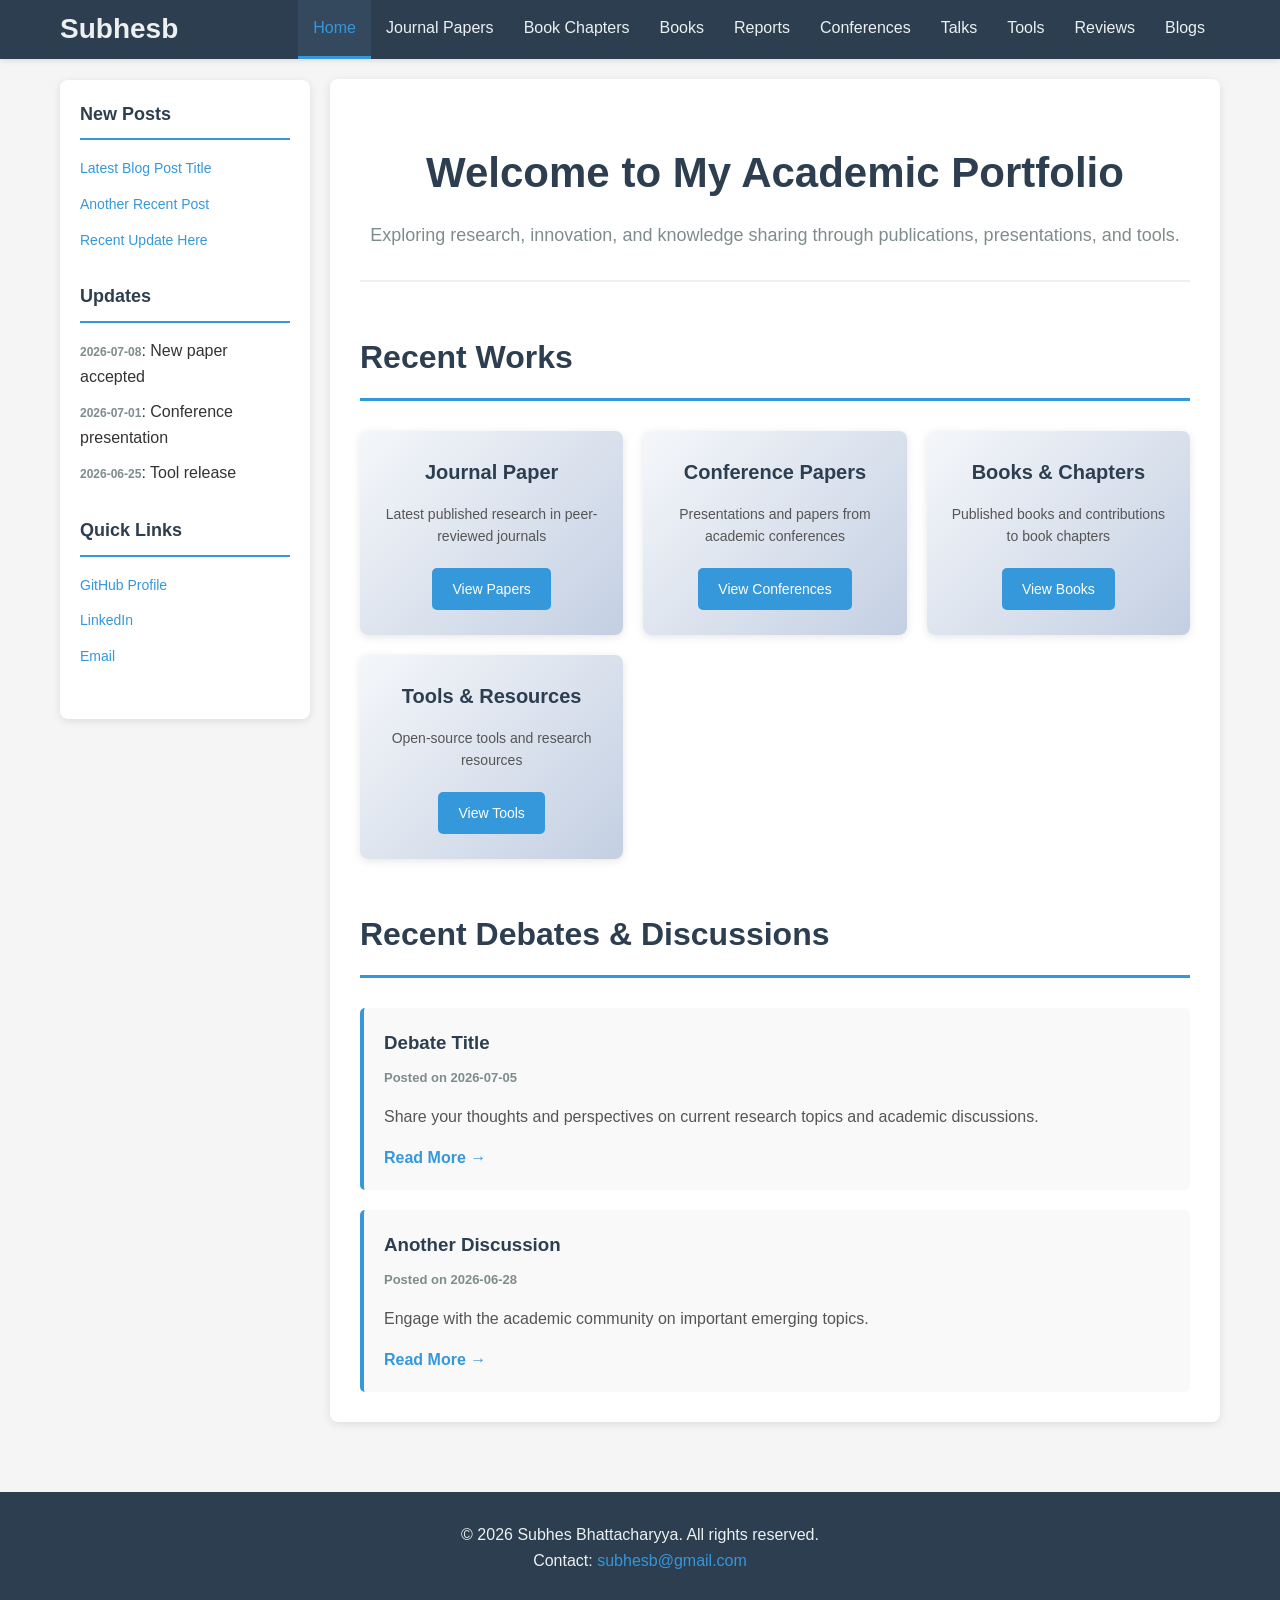
<file: index.html>
<!DOCTYPE html>
<html lang="en">
<head>
    <meta charset="UTF-8">
    <meta name="viewport" content="width=device-width, initial-scale=1.0">
    <title>Subhes Bhattacharyya - Academic Portfolio</title>
    <link rel="stylesheet" href="css/style.css">
</head>
<body>
    <!-- Navigation Header -->
    <header class="navbar">
        <div class="nav-container">
            <div class="logo">
                <a href="index.html">Subhesb</a>
            </div>
            <nav class="nav-menu">
                <ul>
                    <li><a href="index.html" class="active">Home</a></li>
                    <li><a href="pages/journal-papers.html">Journal Papers</a></li>
                    <li><a href="pages/book-chapters.html">Book Chapters</a></li>
                    <li><a href="pages/books.html">Books</a></li>
                    <li><a href="pages/reports.html">Reports</a></li>
                    <li><a href="pages/conference-papers.html">Conferences</a></li>
                    <li><a href="pages/talks.html">Talks</a></li>
                    <li><a href="pages/tools.html">Tools</a></li>
                    <li><a href="pages/reviews.html">Reviews</a></li>
                    <li><a href="pages/blogs.html">Blogs</a></li>
                </ul>
            </nav>
        </div>
    </header>

    <div class="container">
        <!-- Sidebar -->
        <aside class="sidebar">
            <div class="sidebar-section">
                <h3>New Posts</h3>
                <ul class="posts-list">
                    <li><a href="#">Latest Blog Post Title</a></li>
                    <li><a href="#">Another Recent Post</a></li>
                    <li><a href="#">Recent Update Here</a></li>
                </ul>
            </div>
            <div class="sidebar-section">
                <h3>Updates</h3>
                <ul class="updates-list">
                    <li><span class="date">2026-07-08</span>: New paper accepted</li>
                    <li><span class="date">2026-07-01</span>: Conference presentation</li>
                    <li><span class="date">2026-06-25</span>: Tool release</li>
                </ul>
            </div>
            <div class="sidebar-section">
                <h3>Quick Links</h3>
                <ul>
                    <li><a href="#">GitHub Profile</a></li>
                    <li><a href="#">LinkedIn</a></li>
                    <li><a href="#">Email</a></li>
                </ul>
            </div>
        </aside>

        <!-- Main Content Area -->
        <main class="main-content">
            <section class="hero">
                <h1>Welcome to My Academic Portfolio</h1>
                <p>Exploring research, innovation, and knowledge sharing through publications, presentations, and tools.</p>
            </section>

            <section class="recent-works">
                <h2>Recent Works</h2>
                <div class="works-grid">
                    <div class="work-card">
                        <h3>Journal Paper</h3>
                        <p>Latest published research in peer-reviewed journals</p>
                        <a href="pages/journal-papers.html" class="btn">View Papers</a>
                    </div>
                    <div class="work-card">
                        <h3>Conference Papers</h3>
                        <p>Presentations and papers from academic conferences</p>
                        <a href="pages/conference-papers.html" class="btn">View Conferences</a>
                    </div>
                    <div class="work-card">
                        <h3>Books & Chapters</h3>
                        <p>Published books and contributions to book chapters</p>
                        <a href="pages/books.html" class="btn">View Books</a>
                    </div>
                    <div class="work-card">
                        <h3>Tools & Resources</h3>
                        <p>Open-source tools and research resources</p>
                        <a href="pages/tools.html" class="btn">View Tools</a>
                    </div>
                </div>
            </section>

            <section class="debates">
                <h2>Recent Debates & Discussions</h2>
                <div class="debate-container">
                    <article class="debate-post">
                        <h3>Debate Title</h3>
                        <p class="date">Posted on 2026-07-05</p>
                        <p>Share your thoughts and perspectives on current research topics and academic discussions.</p>
                        <a href="#" class="read-more">Read More →</a>
                    </article>
                    <article class="debate-post">
                        <h3>Another Discussion</h3>
                        <p class="date">Posted on 2026-06-28</p>
                        <p>Engage with the academic community on important emerging topics.</p>
                        <a href="#" class="read-more">Read More →</a>
                    </article>
                </div>
            </section>
        </main>
    </div>

    <!-- Footer -->
    <footer class="footer">
        <p>&copy; 2026 Subhes Bhattacharyya. All rights reserved.</p>
        <p>Contact: <a href="mailto:your-email@example.com">subhesb@gmail.com</a></p>
    </footer>
</body>
</html>
</file>
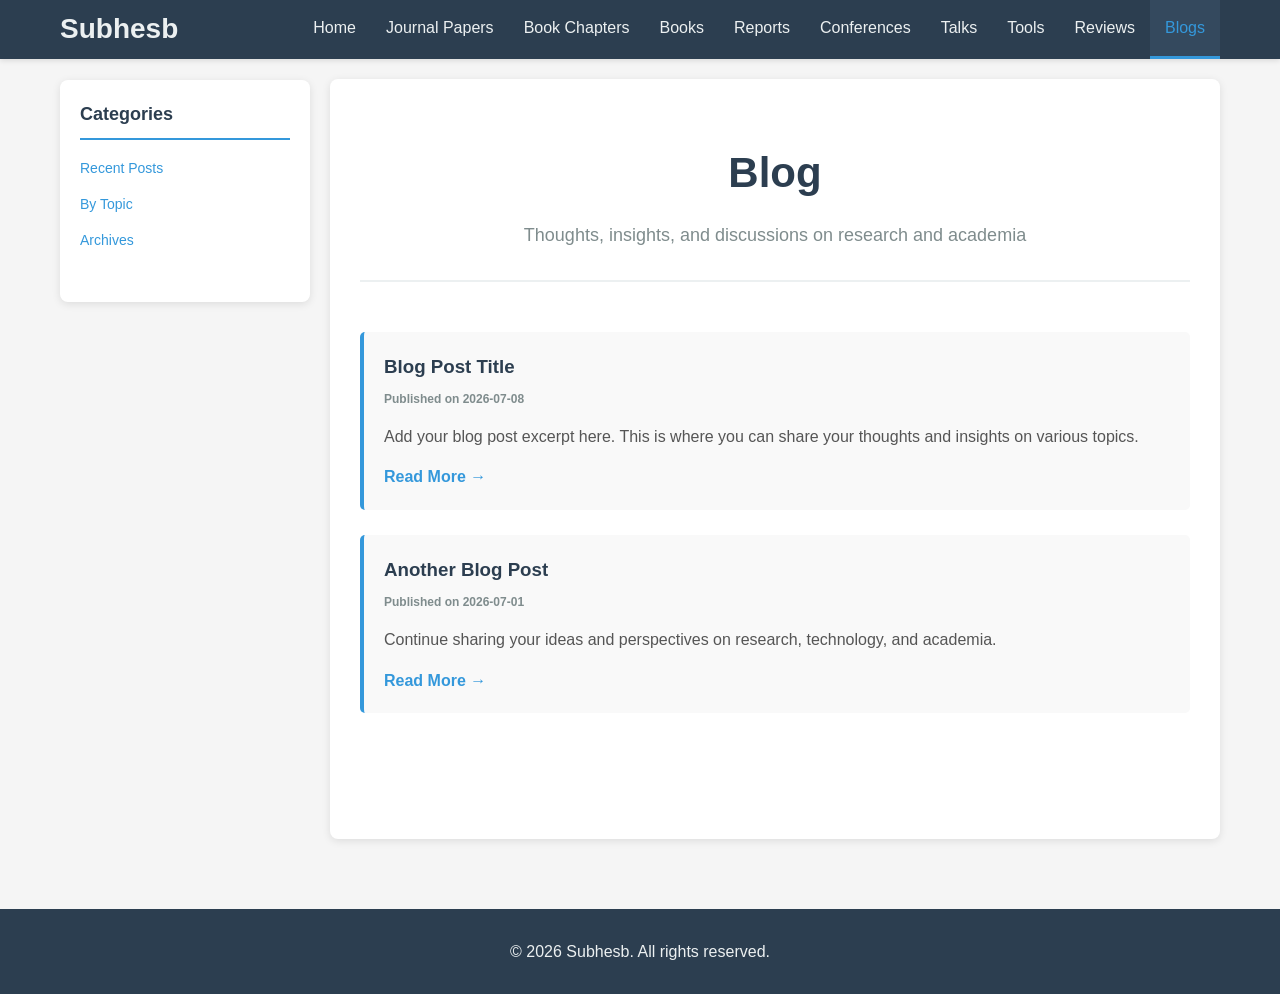
<file: pages/blogs.html>
<!DOCTYPE html>
<html lang="en">
<head>
    <meta charset="UTF-8">
    <meta name="viewport" content="width=device-width, initial-scale=1.0">
    <title>Blogs - Subhesb</title>
    <link rel="stylesheet" href="../css/style.css">
</head>
<body>
    <!-- Navigation Header -->
    <header class="navbar">
        <div class="nav-container">
            <div class="logo">
                <a href="../index.html">Subhesb</a>
            </div>
            <nav class="nav-menu">
                <ul>
                    <li><a href="../index.html">Home</a></li>
                    <li><a href="journal-papers.html">Journal Papers</a></li>
                    <li><a href="book-chapters.html">Book Chapters</a></li>
                    <li><a href="books.html">Books</a></li>
                    <li><a href="reports.html">Reports</a></li>
                    <li><a href="conference-papers.html">Conferences</a></li>
                    <li><a href="talks.html">Talks</a></li>
                    <li><a href="tools.html">Tools</a></li>
                    <li><a href="reviews.html">Reviews</a></li>
                    <li><a href="blogs.html" class="active">Blogs</a></li>
                </ul>
            </nav>
        </div>
    </header>

    <div class="container">
        <!-- Sidebar -->
        <aside class="sidebar">
            <div class="sidebar-section">
                <h3>Categories</h3>
                <ul>
                    <li><a href="#">Recent Posts</a></li>
                    <li><a href="#">By Topic</a></li>
                    <li><a href="#">Archives</a></li>
                </ul>
            </div>
        </aside>

        <!-- Main Content Area -->
        <main class="main-content">
            <section class="hero">
                <h1>Blog</h1>
                <p>Thoughts, insights, and discussions on research and academia</p>
            </section>

            <section class="blog-list">
                <article class="blog-post">
                    <h3>Blog Post Title</h3>
                    <p class="meta date">Published on 2026-07-08</p>
                    <p class="excerpt">Add your blog post excerpt here. This is where you can share your thoughts and insights on various topics.</p>
                    <a href="#" class="read-more">Read More →</a>
                </article>

                <article class="blog-post">
                    <h3>Another Blog Post</h3>
                    <p class="meta date">Published on 2026-07-01</p>
                    <p class="excerpt">Continue sharing your ideas and perspectives on research, technology, and academia.</p>
                    <a href="#" class="read-more">Read More →</a>
                </article>
            </section>
        </main>
    </div>

    <!-- Footer -->
    <footer class="footer">
        <p>&copy; 2026 Subhesb. All rights reserved.</p>
    </footer>

    <style>
        .blog-list {
            margin-top: 30px;
        }

        .blog-post {
            background-color: #f9f9f9;
            border-left: 4px solid #3498db;
            padding: 20px;
            margin-bottom: 25px;
            border-radius: 5px;
        }

        .blog-post h3 {
            color: #2c3e50;
            margin-bottom: 8px;
        }

        .blog-post .excerpt {
            color: #555;
            margin: 15px 0;
            line-height: 1.6;
        }
    </style>
</body>
</html>
</file>
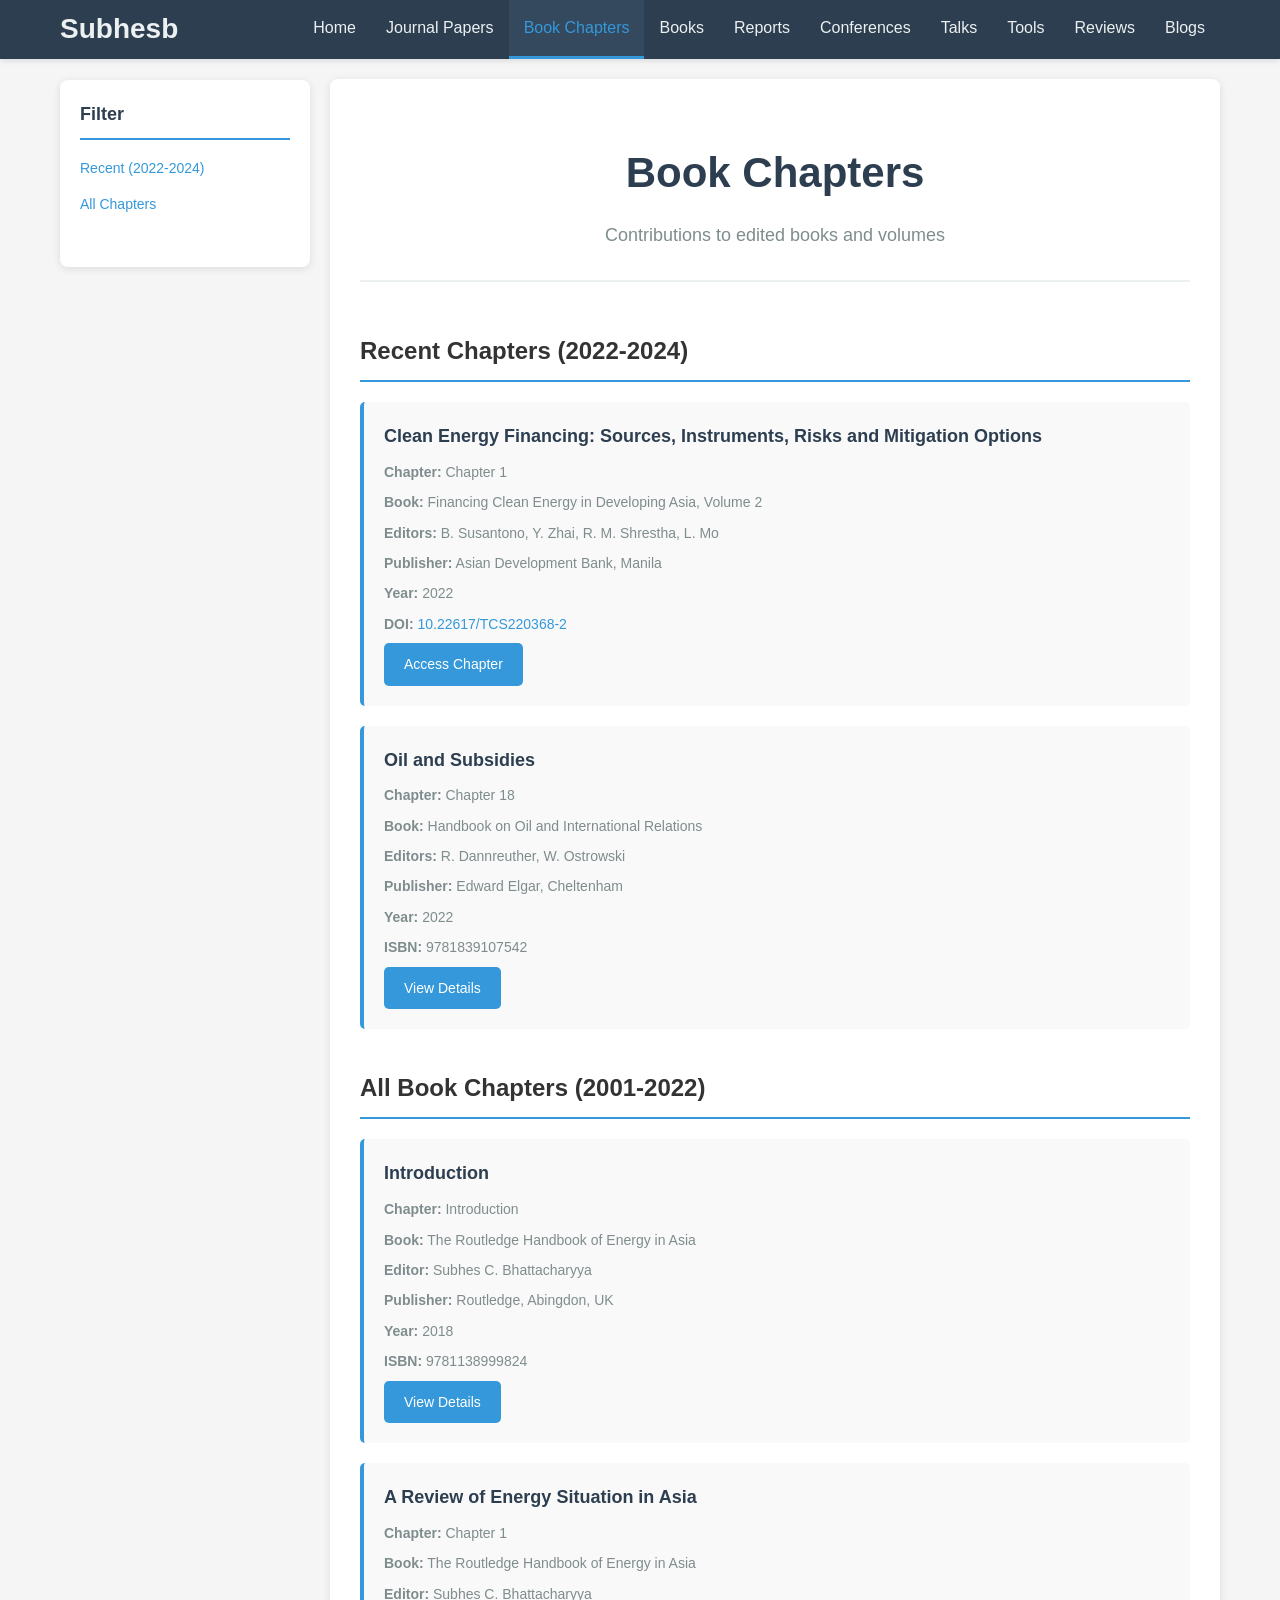
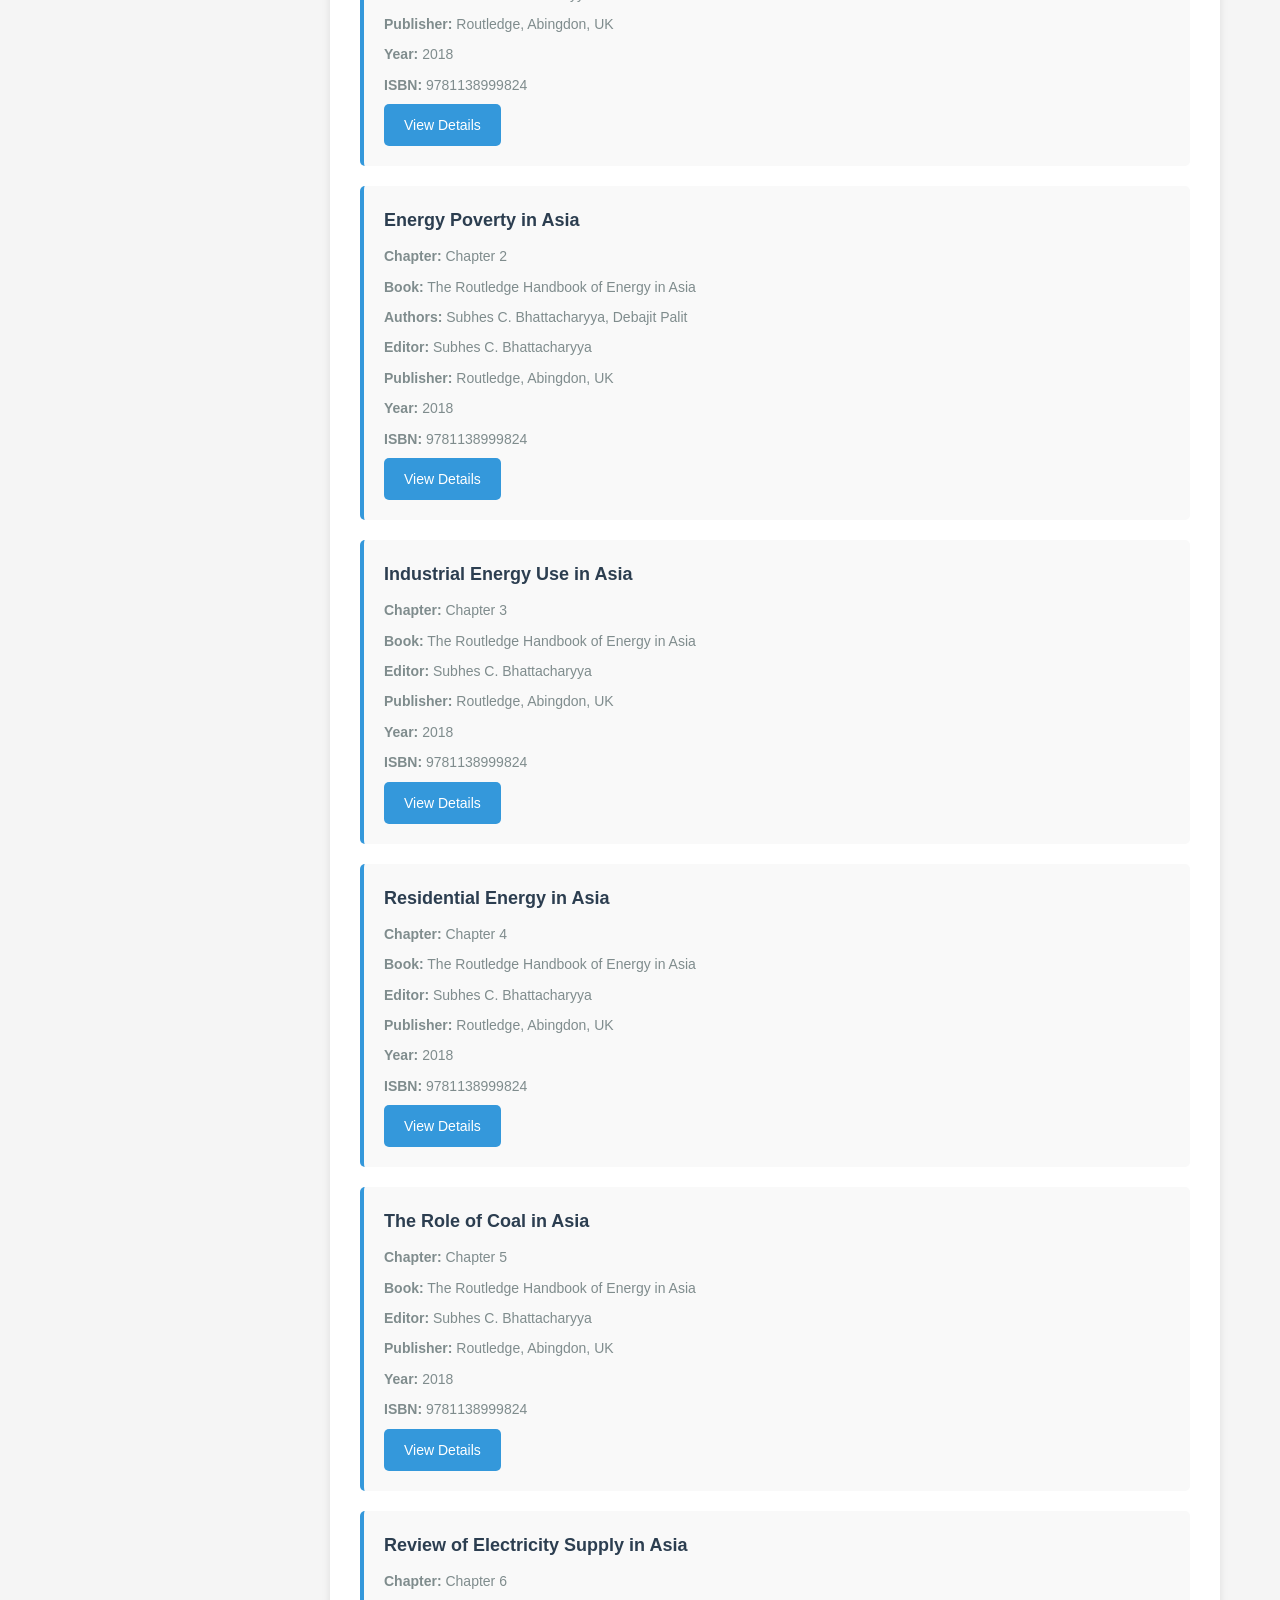
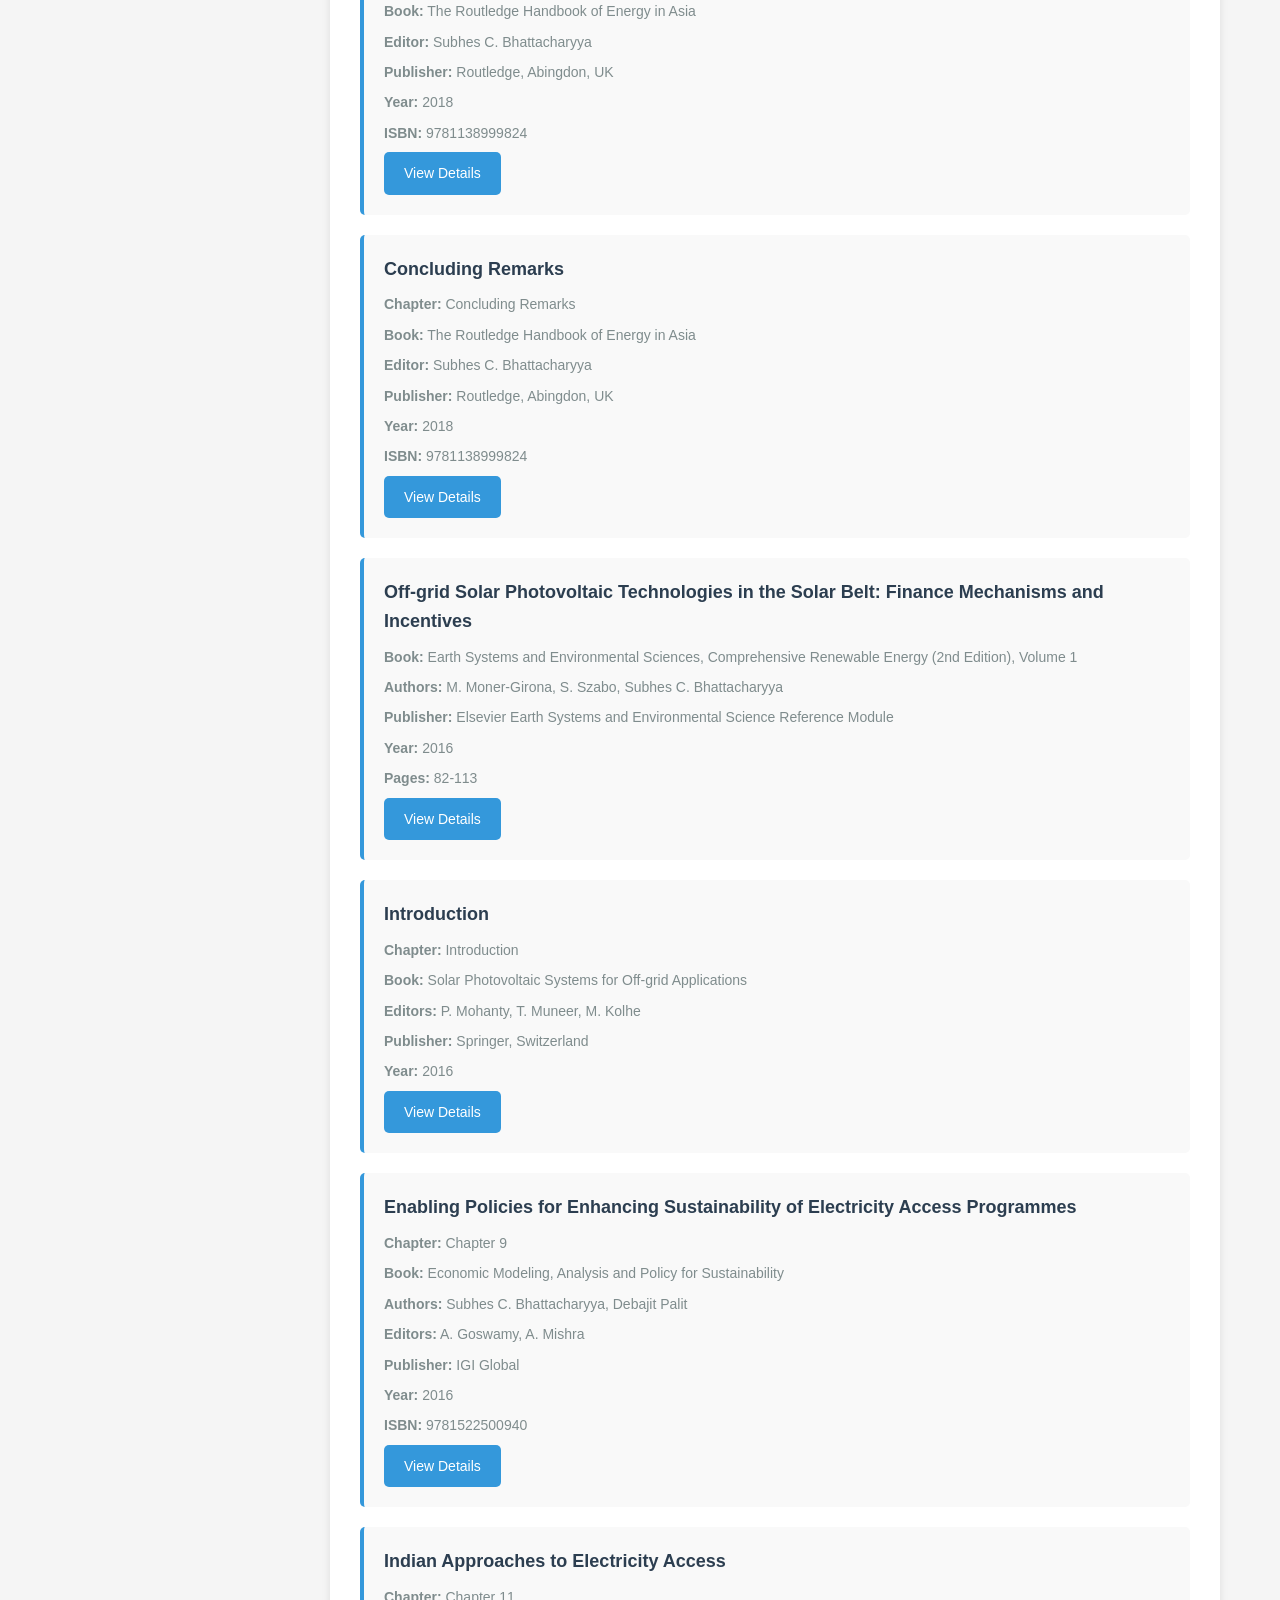
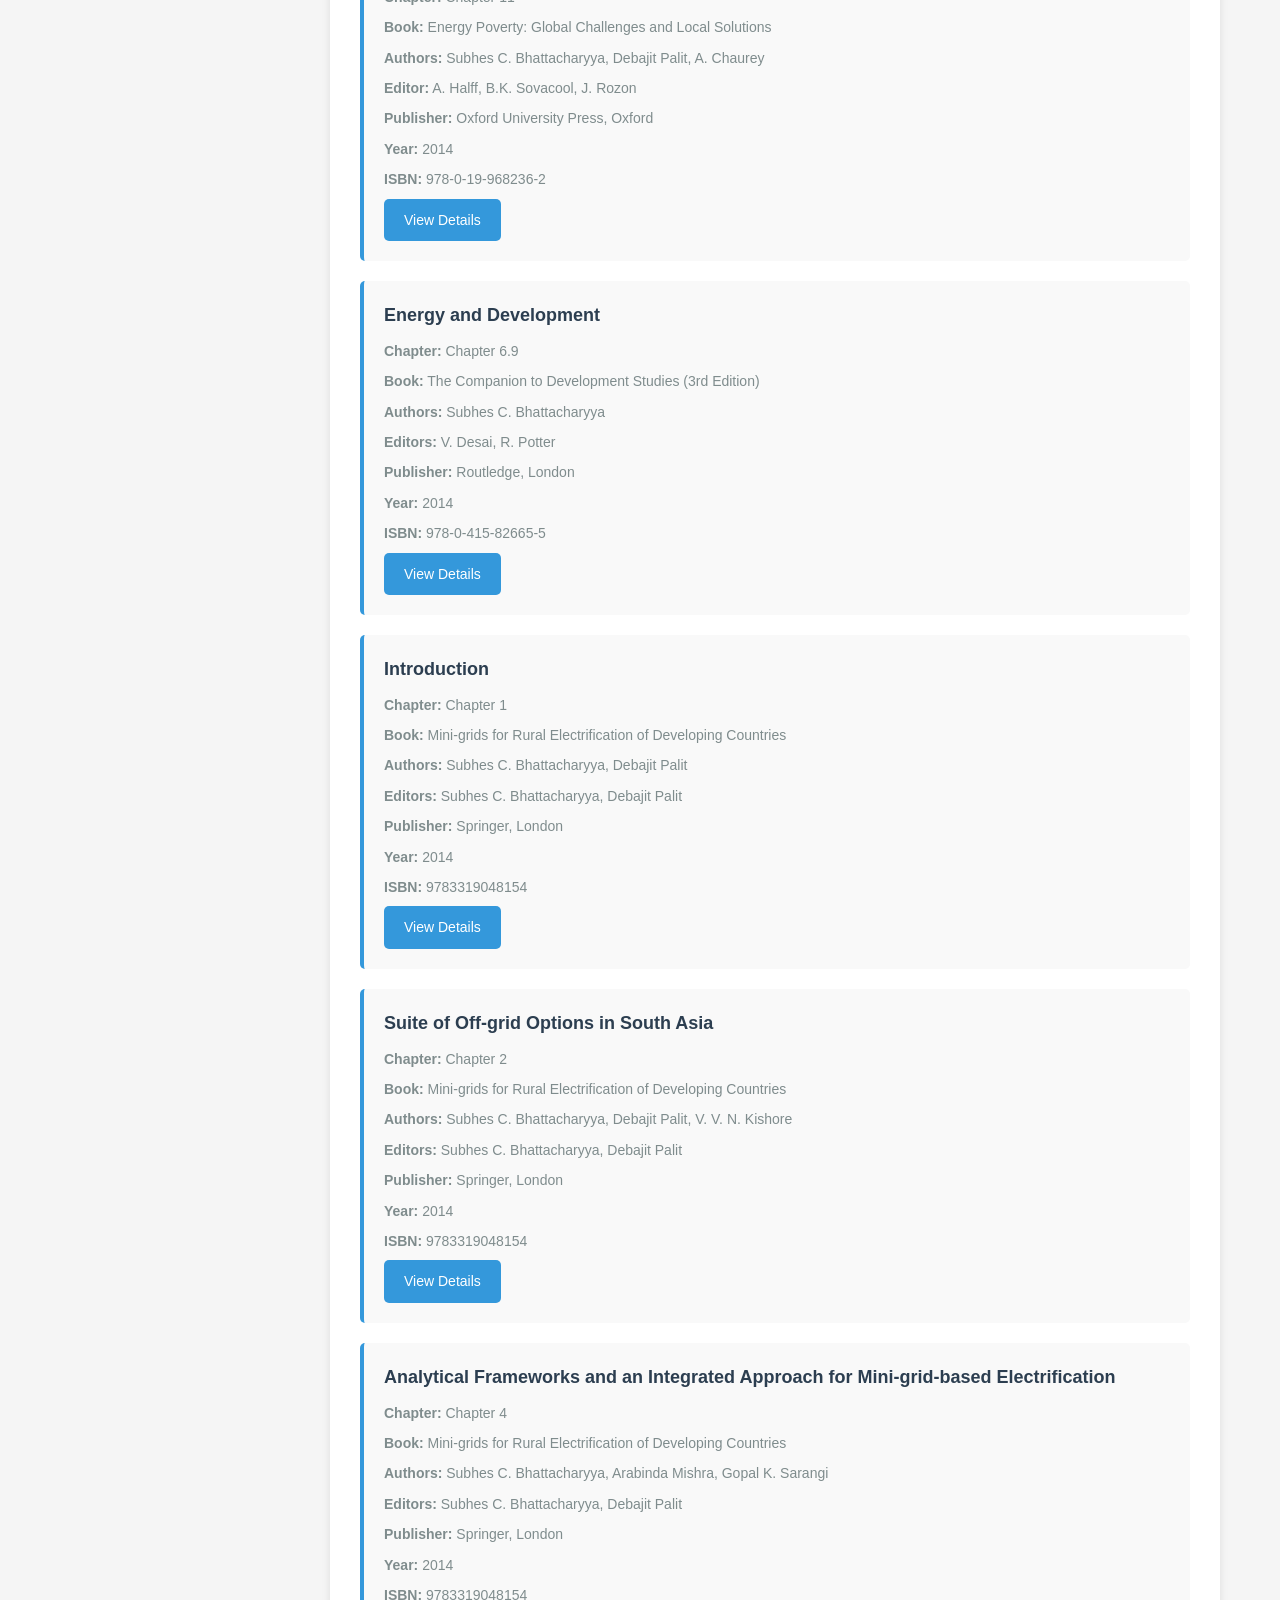
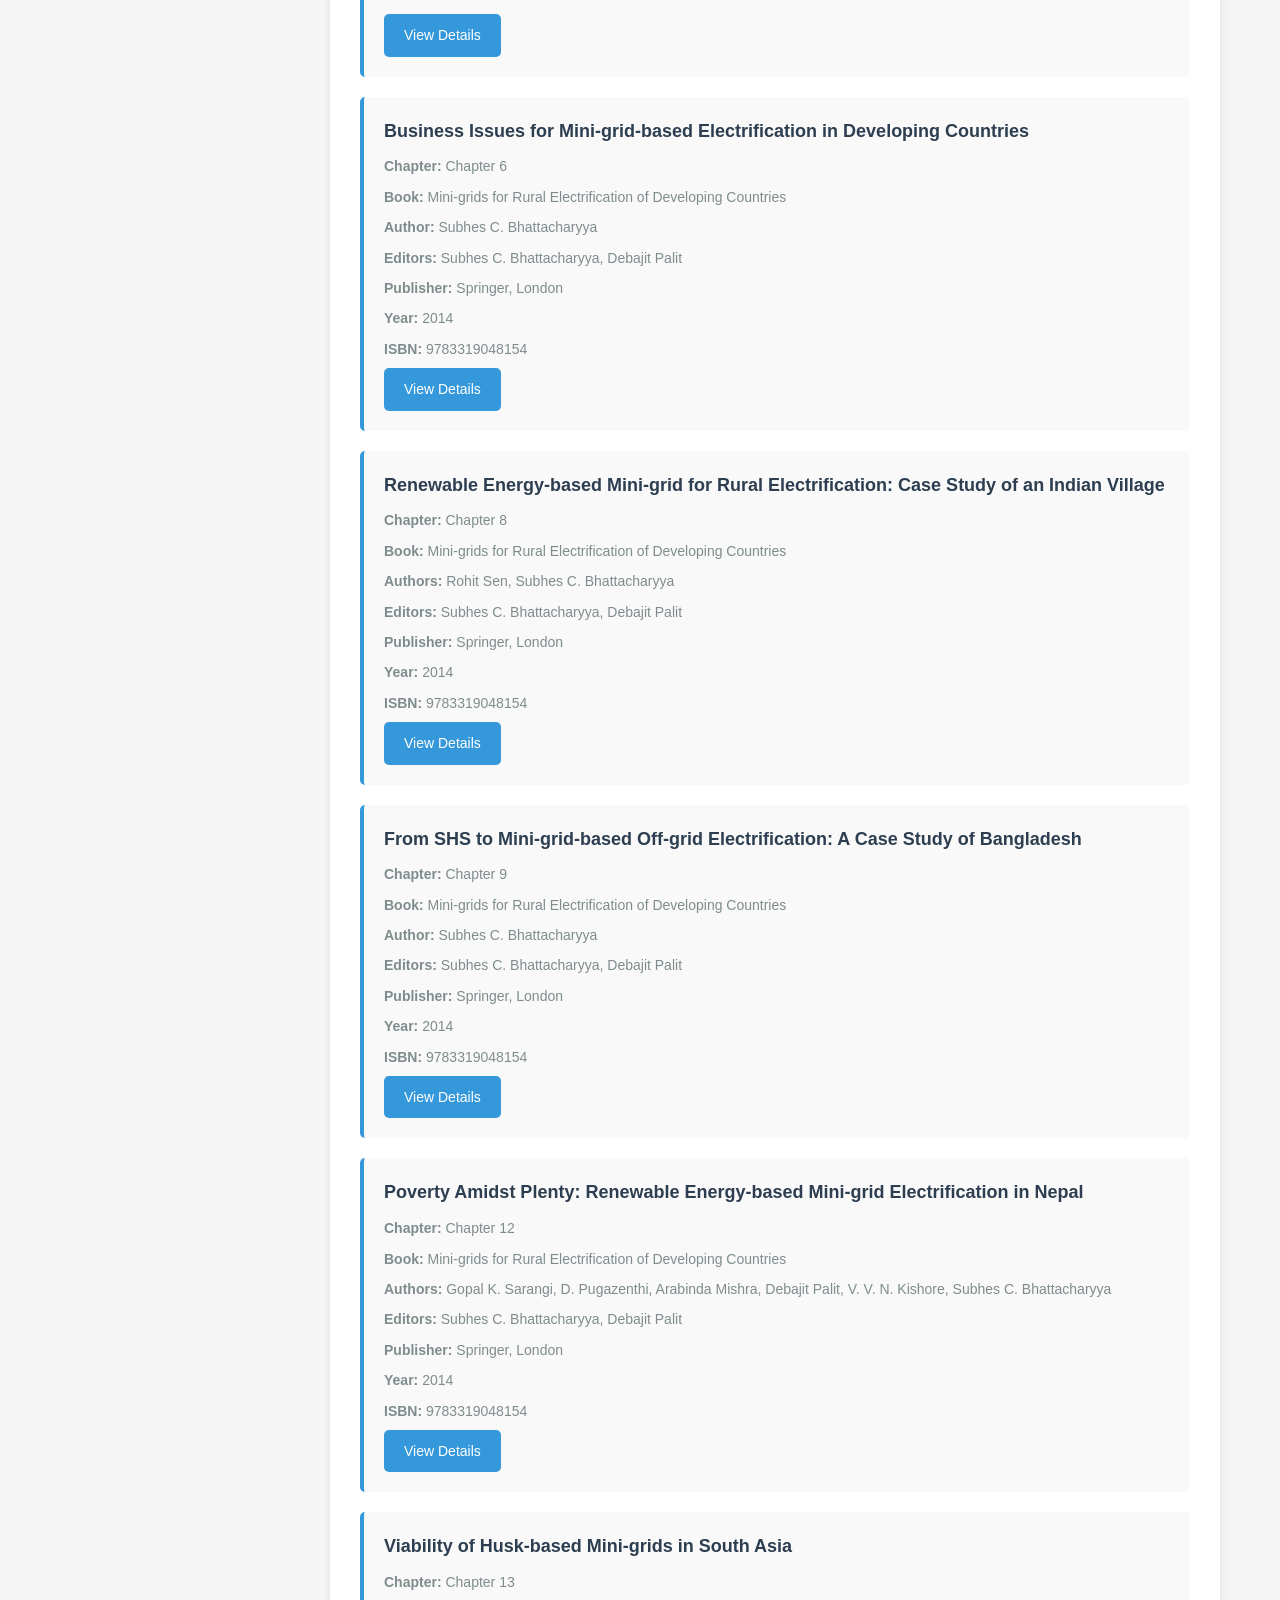
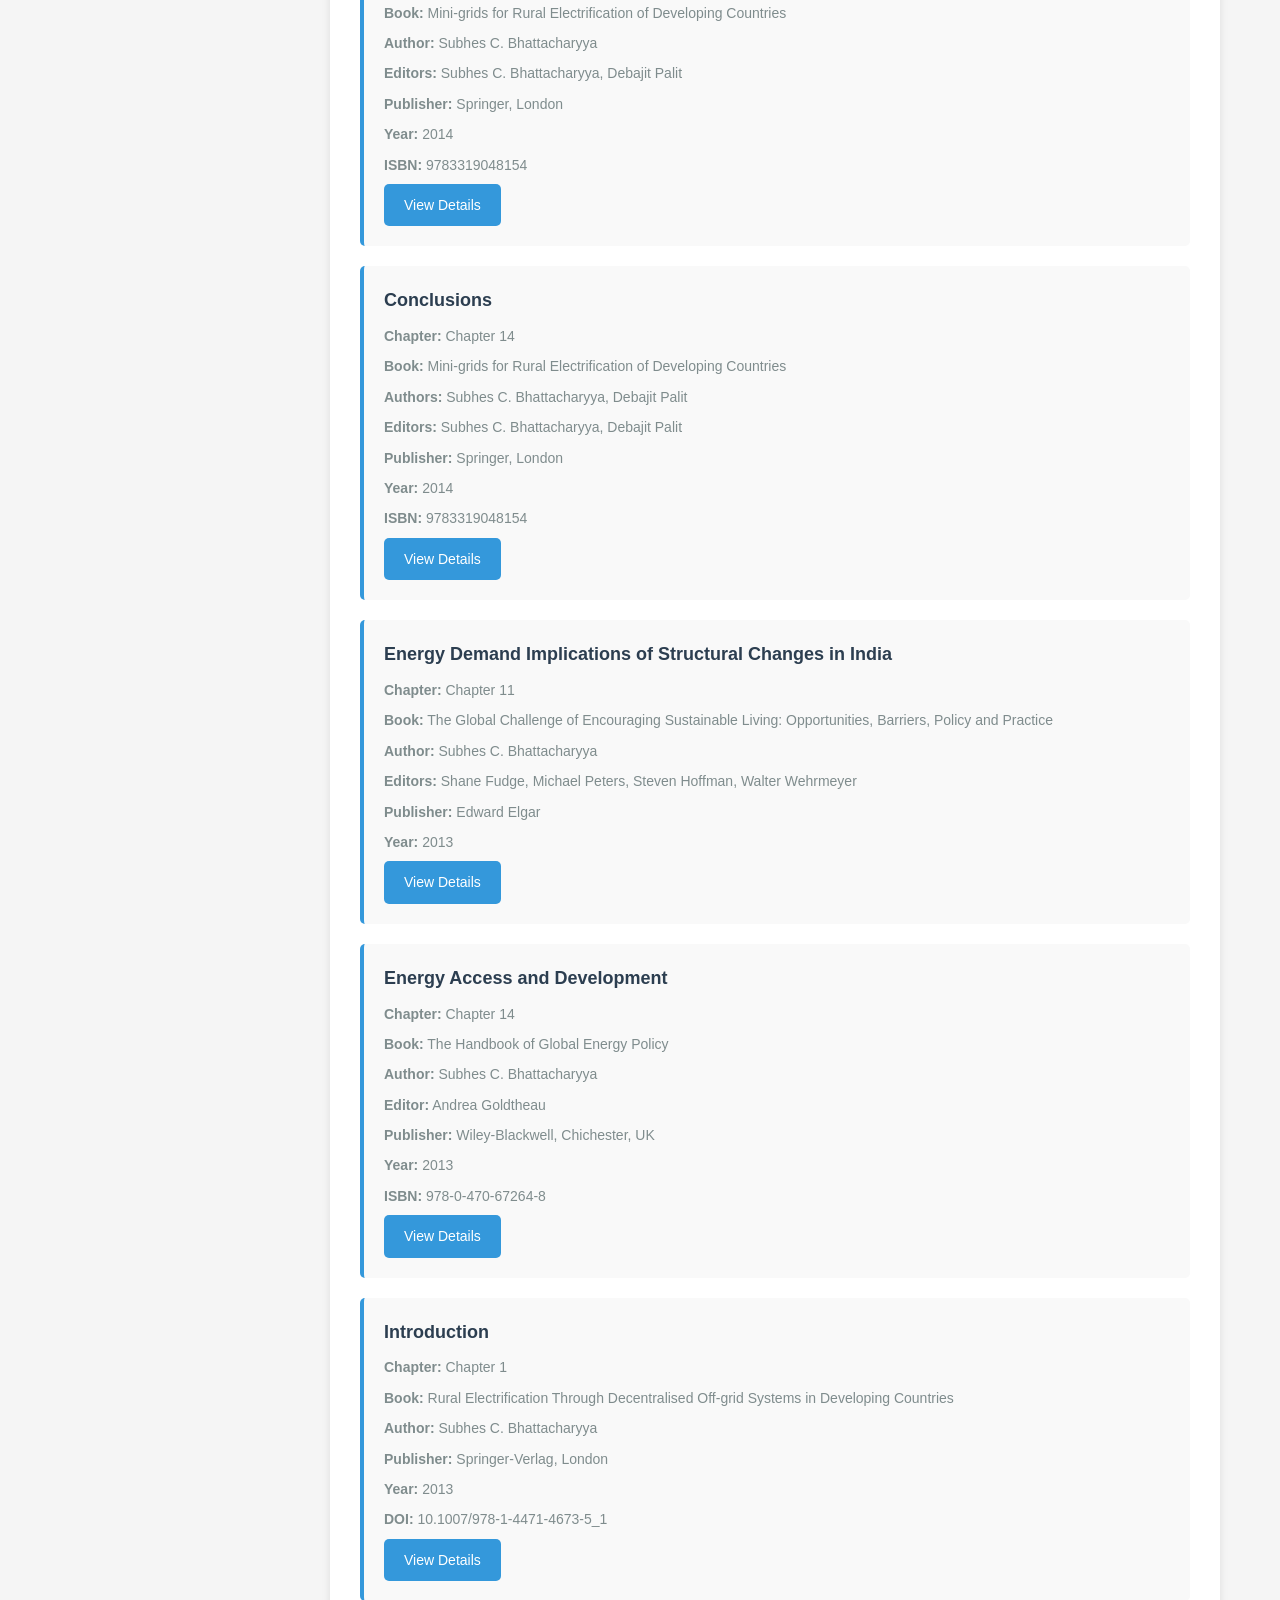
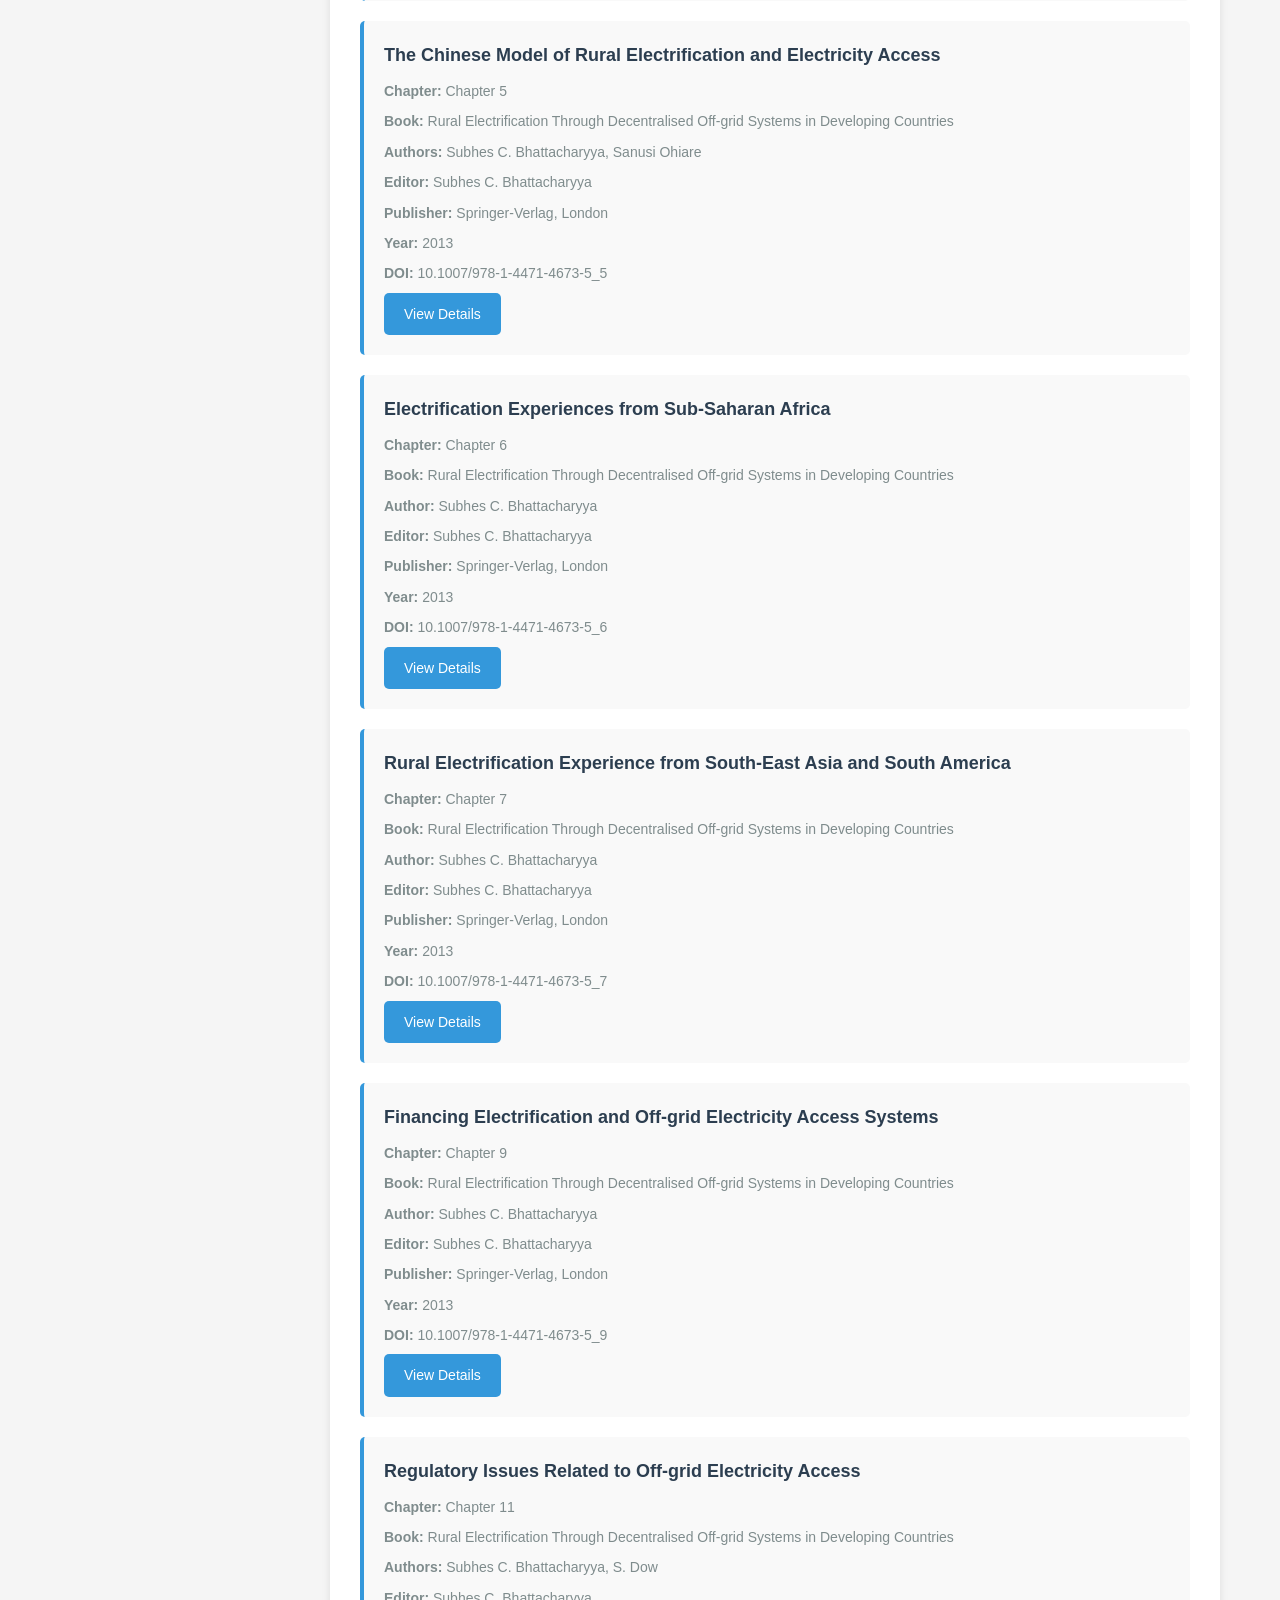
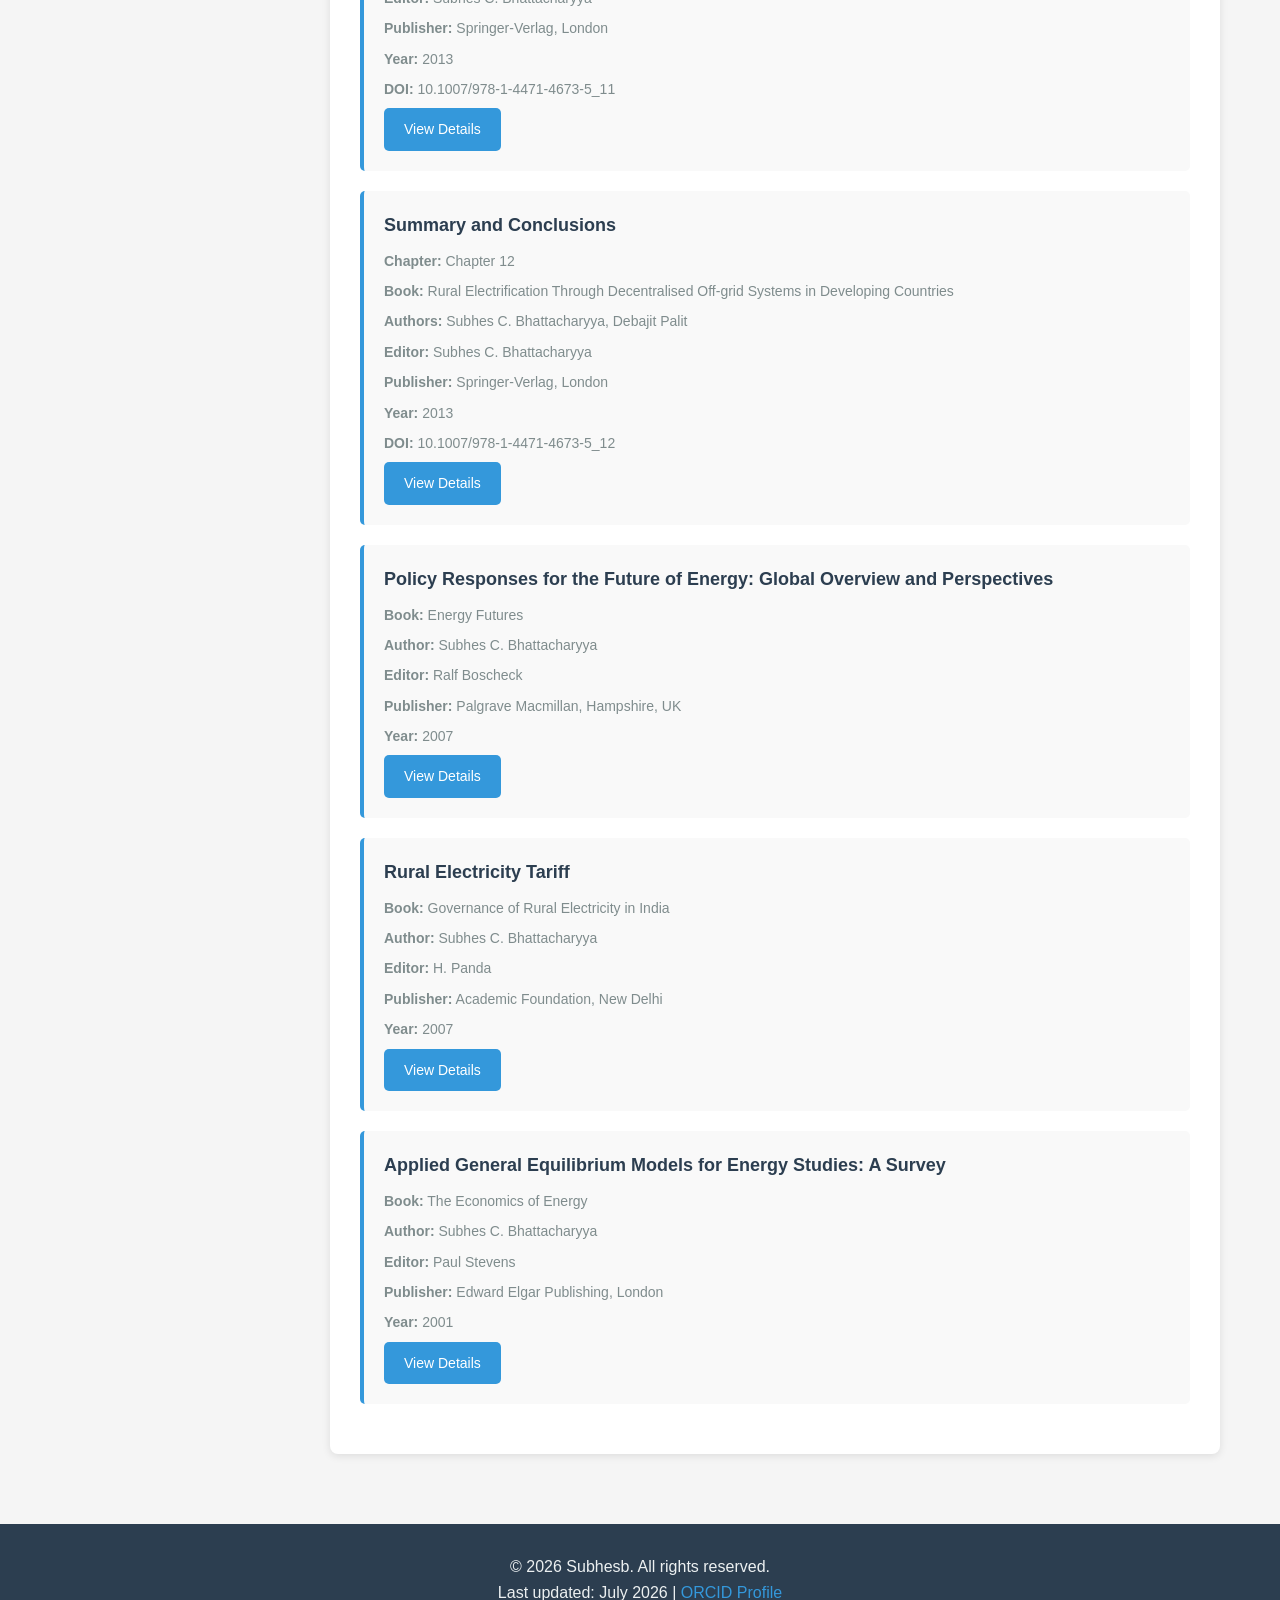
<file: pages/book-chapters.html>
<!DOCTYPE html>
<html lang="en">
<head>
    <meta charset="UTF-8">
    <meta name="viewport" content="width=device-width, initial-scale=1.0">
    <title>Book Chapters - Subhesb</title>
    <link rel="stylesheet" href="../css/style.css">
</head>
<body>
    <!-- Navigation Header -->
    <header class="navbar">
        <div class="nav-container">
            <div class="logo">
                <a href="../index.html">Subhesb</a>
            </div>
            <nav class="nav-menu">
                <ul>
                    <li><a href="../index.html">Home</a></li>
                    <li><a href="journal-papers.html">Journal Papers</a></li>
                    <li><a href="book-chapters.html" class="active">Book Chapters</a></li>
                    <li><a href="books.html">Books</a></li>
                    <li><a href="reports.html">Reports</a></li>
                    <li><a href="conference-papers.html">Conferences</a></li>
                    <li><a href="talks.html">Talks</a></li>
                    <li><a href="tools.html">Tools</a></li>
                    <li><a href="reviews.html">Reviews</a></li>
                    <li><a href="blogs.html">Blogs</a></li>
                </ul>
            </nav>
        </div>
    </header>

    <div class="container">
        <!-- Sidebar -->
        <aside class="sidebar">
            <div class="sidebar-section">
                <h3>Filter</h3>
                <ul>
                    <li><a href="#recent">Recent (2022-2024)</a></li>
                    <li><a href="#all">All Chapters</a></li>
                </ul>
            </div>
        </aside>

        <!-- Main Content Area -->
        <main class="main-content">
            <section class="hero">
                <h1>Book Chapters</h1>
                <p>Contributions to edited books and volumes</p>
            </section>

            <!-- Recent Chapters Section -->
            <section class="chapters-list" id="recent">
                <h2>Recent Chapters (2022-2024)</h2>

                <div class="chapter-item">
                    <h3>Clean Energy Financing: Sources, Instruments, Risks and Mitigation Options</h3>
                    <p class="meta"><strong>Chapter:</strong> Chapter 1</p>
                    <p class="meta"><strong>Book:</strong> Financing Clean Energy in Developing Asia, Volume 2</p>
                    <p class="meta"><strong>Editors:</strong> B. Susantono, Y. Zhai, R. M. Shrestha, L. Mo</p>
                    <p class="meta"><strong>Publisher:</strong> Asian Development Bank, Manila</p>
                    <p class="meta"><strong>Year:</strong> 2022</p>
                    <p class="meta"><strong>DOI:</strong> <a href="http://dx.doi.org/10.22617/TCS220368-2" target="_blank">10.22617/TCS220368-2</a></p>
                    <a href="http://dx.doi.org/10.22617/TCS220368-2" class="btn" target="_blank">Access Chapter</a>
                </div>

                <div class="chapter-item">
                    <h3>Oil and Subsidies</h3>
                    <p class="meta"><strong>Chapter:</strong> Chapter 18</p>
                    <p class="meta"><strong>Book:</strong> Handbook on Oil and International Relations</p>
                    <p class="meta"><strong>Editors:</strong> R. Dannreuther, W. Ostrowski</p>
                    <p class="meta"><strong>Publisher:</strong> Edward Elgar, Cheltenham</p>
                    <p class="meta"><strong>Year:</strong> 2022</p>
                    <p class="meta"><strong>ISBN:</strong> 9781839107542</p>
                    <a href="#" class="btn">View Details</a>
                </div>
            </section>

            <!-- All Chapters Section -->
            <section class="chapters-list" id="all">
                <h2>All Book Chapters (2001-2022)</h2>

                <div class="chapter-item">
                    <h3>Introduction</h3>
                    <p class="meta"><strong>Chapter:</strong> Introduction</p>
                    <p class="meta"><strong>Book:</strong> The Routledge Handbook of Energy in Asia</p>
                    <p class="meta"><strong>Editor:</strong> Subhes C. Bhattacharyya</p>
                    <p class="meta"><strong>Publisher:</strong> Routledge, Abingdon, UK</p>
                    <p class="meta"><strong>Year:</strong> 2018</p>
                    <p class="meta"><strong>ISBN:</strong> 9781138999824</p>
                    <a href="#" class="btn">View Details</a>
                </div>

                <div class="chapter-item">
                    <h3>A Review of Energy Situation in Asia</h3>
                    <p class="meta"><strong>Chapter:</strong> Chapter 1</p>
                    <p class="meta"><strong>Book:</strong> The Routledge Handbook of Energy in Asia</p>
                    <p class="meta"><strong>Editor:</strong> Subhes C. Bhattacharyya</p>
                    <p class="meta"><strong>Publisher:</strong> Routledge, Abingdon, UK</p>
                    <p class="meta"><strong>Year:</strong> 2018</p>
                    <p class="meta"><strong>ISBN:</strong> 9781138999824</p>
                    <a href="#" class="btn">View Details</a>
                </div>

                <div class="chapter-item">
                    <h3>Energy Poverty in Asia</h3>
                    <p class="meta"><strong>Chapter:</strong> Chapter 2</p>
                    <p class="meta"><strong>Book:</strong> The Routledge Handbook of Energy in Asia</p>
                    <p class="meta"><strong>Authors:</strong> Subhes C. Bhattacharyya, Debajit Palit</p>
                    <p class="meta"><strong>Editor:</strong> Subhes C. Bhattacharyya</p>
                    <p class="meta"><strong>Publisher:</strong> Routledge, Abingdon, UK</p>
                    <p class="meta"><strong>Year:</strong> 2018</p>
                    <p class="meta"><strong>ISBN:</strong> 9781138999824</p>
                    <a href="#" class="btn">View Details</a>
                </div>

                <div class="chapter-item">
                    <h3>Industrial Energy Use in Asia</h3>
                    <p class="meta"><strong>Chapter:</strong> Chapter 3</p>
                    <p class="meta"><strong>Book:</strong> The Routledge Handbook of Energy in Asia</p>
                    <p class="meta"><strong>Editor:</strong> Subhes C. Bhattacharyya</p>
                    <p class="meta"><strong>Publisher:</strong> Routledge, Abingdon, UK</p>
                    <p class="meta"><strong>Year:</strong> 2018</p>
                    <p class="meta"><strong>ISBN:</strong> 9781138999824</p>
                    <a href="#" class="btn">View Details</a>
                </div>

                <div class="chapter-item">
                    <h3>Residential Energy in Asia</h3>
                    <p class="meta"><strong>Chapter:</strong> Chapter 4</p>
                    <p class="meta"><strong>Book:</strong> The Routledge Handbook of Energy in Asia</p>
                    <p class="meta"><strong>Editor:</strong> Subhes C. Bhattacharyya</p>
                    <p class="meta"><strong>Publisher:</strong> Routledge, Abingdon, UK</p>
                    <p class="meta"><strong>Year:</strong> 2018</p>
                    <p class="meta"><strong>ISBN:</strong> 9781138999824</p>
                    <a href="#" class="btn">View Details</a>
                </div>

                <div class="chapter-item">
                    <h3>The Role of Coal in Asia</h3>
                    <p class="meta"><strong>Chapter:</strong> Chapter 5</p>
                    <p class="meta"><strong>Book:</strong> The Routledge Handbook of Energy in Asia</p>
                    <p class="meta"><strong>Editor:</strong> Subhes C. Bhattacharyya</p>
                    <p class="meta"><strong>Publisher:</strong> Routledge, Abingdon, UK</p>
                    <p class="meta"><strong>Year:</strong> 2018</p>
                    <p class="meta"><strong>ISBN:</strong> 9781138999824</p>
                    <a href="#" class="btn">View Details</a>
                </div>

                <div class="chapter-item">
                    <h3>Review of Electricity Supply in Asia</h3>
                    <p class="meta"><strong>Chapter:</strong> Chapter 6</p>
                    <p class="meta"><strong>Book:</strong> The Routledge Handbook of Energy in Asia</p>
                    <p class="meta"><strong>Editor:</strong> Subhes C. Bhattacharyya</p>
                    <p class="meta"><strong>Publisher:</strong> Routledge, Abingdon, UK</p>
                    <p class="meta"><strong>Year:</strong> 2018</p>
                    <p class="meta"><strong>ISBN:</strong> 9781138999824</p>
                    <a href="#" class="btn">View Details</a>
                </div>

                <div class="chapter-item">
                    <h3>Concluding Remarks</h3>
                    <p class="meta"><strong>Chapter:</strong> Concluding Remarks</p>
                    <p class="meta"><strong>Book:</strong> The Routledge Handbook of Energy in Asia</p>
                    <p class="meta"><strong>Editor:</strong> Subhes C. Bhattacharyya</p>
                    <p class="meta"><strong>Publisher:</strong> Routledge, Abingdon, UK</p>
                    <p class="meta"><strong>Year:</strong> 2018</p>
                    <p class="meta"><strong>ISBN:</strong> 9781138999824</p>
                    <a href="#" class="btn">View Details</a>
                </div>

                <div class="chapter-item">
                    <h3>Off-grid Solar Photovoltaic Technologies in the Solar Belt: Finance Mechanisms and Incentives</h3>
                    <p class="meta"><strong>Book:</strong> Earth Systems and Environmental Sciences, Comprehensive Renewable Energy (2nd Edition), Volume 1</p>
                    <p class="meta"><strong>Authors:</strong> M. Moner-Girona, S. Szabo, Subhes C. Bhattacharyya</p>
                    <p class="meta"><strong>Publisher:</strong> Elsevier Earth Systems and Environmental Science Reference Module</p>
                    <p class="meta"><strong>Year:</strong> 2016</p>
                    <p class="meta"><strong>Pages:</strong> 82-113</p>
                    <a href="#" class="btn">View Details</a>
                </div>

                <div class="chapter-item">
                    <h3>Introduction</h3>
                    <p class="meta"><strong>Chapter:</strong> Introduction</p>
                    <p class="meta"><strong>Book:</strong> Solar Photovoltaic Systems for Off-grid Applications</p>
                    <p class="meta"><strong>Editors:</strong> P. Mohanty, T. Muneer, M. Kolhe</p>
                    <p class="meta"><strong>Publisher:</strong> Springer, Switzerland</p>
                    <p class="meta"><strong>Year:</strong> 2016</p>
                    <a href="#" class="btn">View Details</a>
                </div>

                <div class="chapter-item">
                    <h3>Enabling Policies for Enhancing Sustainability of Electricity Access Programmes</h3>
                    <p class="meta"><strong>Chapter:</strong> Chapter 9</p>
                    <p class="meta"><strong>Book:</strong> Economic Modeling, Analysis and Policy for Sustainability</p>
                    <p class="meta"><strong>Authors:</strong> Subhes C. Bhattacharyya, Debajit Palit</p>
                    <p class="meta"><strong>Editors:</strong> A. Goswamy, A. Mishra</p>
                    <p class="meta"><strong>Publisher:</strong> IGI Global</p>
                    <p class="meta"><strong>Year:</strong> 2016</p>
                    <p class="meta"><strong>ISBN:</strong> 9781522500940</p>
                    <a href="#" class="btn">View Details</a>
                </div>

                <div class="chapter-item">
                    <h3>Indian Approaches to Electricity Access</h3>
                    <p class="meta"><strong>Chapter:</strong> Chapter 11</p>
                    <p class="meta"><strong>Book:</strong> Energy Poverty: Global Challenges and Local Solutions</p>
                    <p class="meta"><strong>Authors:</strong> Subhes C. Bhattacharyya, Debajit Palit, A. Chaurey</p>
                    <p class="meta"><strong>Editor:</strong> A. Halff, B.K. Sovacool, J. Rozon</p>
                    <p class="meta"><strong>Publisher:</strong> Oxford University Press, Oxford</p>
                    <p class="meta"><strong>Year:</strong> 2014</p>
                    <p class="meta"><strong>ISBN:</strong> 978-0-19-968236-2</p>
                    <a href="#" class="btn">View Details</a>
                </div>

                <div class="chapter-item">
                    <h3>Energy and Development</h3>
                    <p class="meta"><strong>Chapter:</strong> Chapter 6.9</p>
                    <p class="meta"><strong>Book:</strong> The Companion to Development Studies (3rd Edition)</p>
                    <p class="meta"><strong>Authors:</strong> Subhes C. Bhattacharyya</p>
                    <p class="meta"><strong>Editors:</strong> V. Desai, R. Potter</p>
                    <p class="meta"><strong>Publisher:</strong> Routledge, London</p>
                    <p class="meta"><strong>Year:</strong> 2014</p>
                    <p class="meta"><strong>ISBN:</strong> 978-0-415-82665-5</p>
                    <a href="#" class="btn">View Details</a>
                </div>

                <div class="chapter-item">
                    <h3>Introduction</h3>
                    <p class="meta"><strong>Chapter:</strong> Chapter 1</p>
                    <p class="meta"><strong>Book:</strong> Mini-grids for Rural Electrification of Developing Countries</p>
                    <p class="meta"><strong>Authors:</strong> Subhes C. Bhattacharyya, Debajit Palit</p>
                    <p class="meta"><strong>Editors:</strong> Subhes C. Bhattacharyya, Debajit Palit</p>
                    <p class="meta"><strong>Publisher:</strong> Springer, London</p>
                    <p class="meta"><strong>Year:</strong> 2014</p>
                    <p class="meta"><strong>ISBN:</strong> 9783319048154</p>
                    <a href="#" class="btn">View Details</a>
                </div>

                <div class="chapter-item">
                    <h3>Suite of Off-grid Options in South Asia</h3>
                    <p class="meta"><strong>Chapter:</strong> Chapter 2</p>
                    <p class="meta"><strong>Book:</strong> Mini-grids for Rural Electrification of Developing Countries</p>
                    <p class="meta"><strong>Authors:</strong> Subhes C. Bhattacharyya, Debajit Palit, V. V. N. Kishore</p>
                    <p class="meta"><strong>Editors:</strong> Subhes C. Bhattacharyya, Debajit Palit</p>
                    <p class="meta"><strong>Publisher:</strong> Springer, London</p>
                    <p class="meta"><strong>Year:</strong> 2014</p>
                    <p class="meta"><strong>ISBN:</strong> 9783319048154</p>
                    <a href="#" class="btn">View Details</a>
                </div>

                <div class="chapter-item">
                    <h3>Analytical Frameworks and an Integrated Approach for Mini-grid-based Electrification</h3>
                    <p class="meta"><strong>Chapter:</strong> Chapter 4</p>
                    <p class="meta"><strong>Book:</strong> Mini-grids for Rural Electrification of Developing Countries</p>
                    <p class="meta"><strong>Authors:</strong> Subhes C. Bhattacharyya, Arabinda Mishra, Gopal K. Sarangi</p>
                    <p class="meta"><strong>Editors:</strong> Subhes C. Bhattacharyya, Debajit Palit</p>
                    <p class="meta"><strong>Publisher:</strong> Springer, London</p>
                    <p class="meta"><strong>Year:</strong> 2014</p>
                    <p class="meta"><strong>ISBN:</strong> 9783319048154</p>
                    <a href="#" class="btn">View Details</a>
                </div>

                <div class="chapter-item">
                    <h3>Business Issues for Mini-grid-based Electrification in Developing Countries</h3>
                    <p class="meta"><strong>Chapter:</strong> Chapter 6</p>
                    <p class="meta"><strong>Book:</strong> Mini-grids for Rural Electrification of Developing Countries</p>
                    <p class="meta"><strong>Author:</strong> Subhes C. Bhattacharyya</p>
                    <p class="meta"><strong>Editors:</strong> Subhes C. Bhattacharyya, Debajit Palit</p>
                    <p class="meta"><strong>Publisher:</strong> Springer, London</p>
                    <p class="meta"><strong>Year:</strong> 2014</p>
                    <p class="meta"><strong>ISBN:</strong> 9783319048154</p>
                    <a href="#" class="btn">View Details</a>
                </div>

                <div class="chapter-item">
                    <h3>Renewable Energy-based Mini-grid for Rural Electrification: Case Study of an Indian Village</h3>
                    <p class="meta"><strong>Chapter:</strong> Chapter 8</p>
                    <p class="meta"><strong>Book:</strong> Mini-grids for Rural Electrification of Developing Countries</p>
                    <p class="meta"><strong>Authors:</strong> Rohit Sen, Subhes C. Bhattacharyya</p>
                    <p class="meta"><strong>Editors:</strong> Subhes C. Bhattacharyya, Debajit Palit</p>
                    <p class="meta"><strong>Publisher:</strong> Springer, London</p>
                    <p class="meta"><strong>Year:</strong> 2014</p>
                    <p class="meta"><strong>ISBN:</strong> 9783319048154</p>
                    <a href="#" class="btn">View Details</a>
                </div>

                <div class="chapter-item">
                    <h3>From SHS to Mini-grid-based Off-grid Electrification: A Case Study of Bangladesh</h3>
                    <p class="meta"><strong>Chapter:</strong> Chapter 9</p>
                    <p class="meta"><strong>Book:</strong> Mini-grids for Rural Electrification of Developing Countries</p>
                    <p class="meta"><strong>Author:</strong> Subhes C. Bhattacharyya</p>
                    <p class="meta"><strong>Editors:</strong> Subhes C. Bhattacharyya, Debajit Palit</p>
                    <p class="meta"><strong>Publisher:</strong> Springer, London</p>
                    <p class="meta"><strong>Year:</strong> 2014</p>
                    <p class="meta"><strong>ISBN:</strong> 9783319048154</p>
                    <a href="#" class="btn">View Details</a>
                </div>

                <div class="chapter-item">
                    <h3>Poverty Amidst Plenty: Renewable Energy-based Mini-grid Electrification in Nepal</h3>
                    <p class="meta"><strong>Chapter:</strong> Chapter 12</p>
                    <p class="meta"><strong>Book:</strong> Mini-grids for Rural Electrification of Developing Countries</p>
                    <p class="meta"><strong>Authors:</strong> Gopal K. Sarangi, D. Pugazenthi, Arabinda Mishra, Debajit Palit, V. V. N. Kishore, Subhes C. Bhattacharyya</p>
                    <p class="meta"><strong>Editors:</strong> Subhes C. Bhattacharyya, Debajit Palit</p>
                    <p class="meta"><strong>Publisher:</strong> Springer, London</p>
                    <p class="meta"><strong>Year:</strong> 2014</p>
                    <p class="meta"><strong>ISBN:</strong> 9783319048154</p>
                    <a href="#" class="btn">View Details</a>
                </div>

                <div class="chapter-item">
                    <h3>Viability of Husk-based Mini-grids in South Asia</h3>
                    <p class="meta"><strong>Chapter:</strong> Chapter 13</p>
                    <p class="meta"><strong>Book:</strong> Mini-grids for Rural Electrification of Developing Countries</p>
                    <p class="meta"><strong>Author:</strong> Subhes C. Bhattacharyya</p>
                    <p class="meta"><strong>Editors:</strong> Subhes C. Bhattacharyya, Debajit Palit</p>
                    <p class="meta"><strong>Publisher:</strong> Springer, London</p>
                    <p class="meta"><strong>Year:</strong> 2014</p>
                    <p class="meta"><strong>ISBN:</strong> 9783319048154</p>
                    <a href="#" class="btn">View Details</a>
                </div>

                <div class="chapter-item">
                    <h3>Conclusions</h3>
                    <p class="meta"><strong>Chapter:</strong> Chapter 14</p>
                    <p class="meta"><strong>Book:</strong> Mini-grids for Rural Electrification of Developing Countries</p>
                    <p class="meta"><strong>Authors:</strong> Subhes C. Bhattacharyya, Debajit Palit</p>
                    <p class="meta"><strong>Editors:</strong> Subhes C. Bhattacharyya, Debajit Palit</p>
                    <p class="meta"><strong>Publisher:</strong> Springer, London</p>
                    <p class="meta"><strong>Year:</strong> 2014</p>
                    <p class="meta"><strong>ISBN:</strong> 9783319048154</p>
                    <a href="#" class="btn">View Details</a>
                </div>

                <div class="chapter-item">
                    <h3>Energy Demand Implications of Structural Changes in India</h3>
                    <p class="meta"><strong>Chapter:</strong> Chapter 11</p>
                    <p class="meta"><strong>Book:</strong> The Global Challenge of Encouraging Sustainable Living: Opportunities, Barriers, Policy and Practice</p>
                    <p class="meta"><strong>Author:</strong> Subhes C. Bhattacharyya</p>
                    <p class="meta"><strong>Editors:</strong> Shane Fudge, Michael Peters, Steven Hoffman, Walter Wehrmeyer</p>
                    <p class="meta"><strong>Publisher:</strong> Edward Elgar</p>
                    <p class="meta"><strong>Year:</strong> 2013</p>
                    <a href="#" class="btn">View Details</a>
                </div>

                <div class="chapter-item">
                    <h3>Energy Access and Development</h3>
                    <p class="meta"><strong>Chapter:</strong> Chapter 14</p>
                    <p class="meta"><strong>Book:</strong> The Handbook of Global Energy Policy</p>
                    <p class="meta"><strong>Author:</strong> Subhes C. Bhattacharyya</p>
                    <p class="meta"><strong>Editor:</strong> Andrea Goldtheau</p>
                    <p class="meta"><strong>Publisher:</strong> Wiley-Blackwell, Chichester, UK</p>
                    <p class="meta"><strong>Year:</strong> 2013</p>
                    <p class="meta"><strong>ISBN:</strong> 978-0-470-67264-8</p>
                    <a href="#" class="btn">View Details</a>
                </div>

                <div class="chapter-item">
                    <h3>Introduction</h3>
                    <p class="meta"><strong>Chapter:</strong> Chapter 1</p>
                    <p class="meta"><strong>Book:</strong> Rural Electrification Through Decentralised Off-grid Systems in Developing Countries</p>
                    <p class="meta"><strong>Author:</strong> Subhes C. Bhattacharyya</p>
                    <p class="meta"><strong>Publisher:</strong> Springer-Verlag, London</p>
                    <p class="meta"><strong>Year:</strong> 2013</p>
                    <p class="meta"><strong>DOI:</strong> 10.1007/978-1-4471-4673-5_1</p>
                    <a href="#" class="btn">View Details</a>
                </div>

                <div class="chapter-item">
                    <h3>The Chinese Model of Rural Electrification and Electricity Access</h3>
                    <p class="meta"><strong>Chapter:</strong> Chapter 5</p>
                    <p class="meta"><strong>Book:</strong> Rural Electrification Through Decentralised Off-grid Systems in Developing Countries</p>
                    <p class="meta"><strong>Authors:</strong> Subhes C. Bhattacharyya, Sanusi Ohiare</p>
                    <p class="meta"><strong>Editor:</strong> Subhes C. Bhattacharyya</p>
                    <p class="meta"><strong>Publisher:</strong> Springer-Verlag, London</p>
                    <p class="meta"><strong>Year:</strong> 2013</p>
                    <p class="meta"><strong>DOI:</strong> 10.1007/978-1-4471-4673-5_5</p>
                    <a href="#" class="btn">View Details</a>
                </div>

                <div class="chapter-item">
                    <h3>Electrification Experiences from Sub-Saharan Africa</h3>
                    <p class="meta"><strong>Chapter:</strong> Chapter 6</p>
                    <p class="meta"><strong>Book:</strong> Rural Electrification Through Decentralised Off-grid Systems in Developing Countries</p>
                    <p class="meta"><strong>Author:</strong> Subhes C. Bhattacharyya</p>
                    <p class="meta"><strong>Editor:</strong> Subhes C. Bhattacharyya</p>
                    <p class="meta"><strong>Publisher:</strong> Springer-Verlag, London</p>
                    <p class="meta"><strong>Year:</strong> 2013</p>
                    <p class="meta"><strong>DOI:</strong> 10.1007/978-1-4471-4673-5_6</p>
                    <a href="#" class="btn">View Details</a>
                </div>

                <div class="chapter-item">
                    <h3>Rural Electrification Experience from South-East Asia and South America</h3>
                    <p class="meta"><strong>Chapter:</strong> Chapter 7</p>
                    <p class="meta"><strong>Book:</strong> Rural Electrification Through Decentralised Off-grid Systems in Developing Countries</p>
                    <p class="meta"><strong>Author:</strong> Subhes C. Bhattacharyya</p>
                    <p class="meta"><strong>Editor:</strong> Subhes C. Bhattacharyya</p>
                    <p class="meta"><strong>Publisher:</strong> Springer-Verlag, London</p>
                    <p class="meta"><strong>Year:</strong> 2013</p>
                    <p class="meta"><strong>DOI:</strong> 10.1007/978-1-4471-4673-5_7</p>
                    <a href="#" class="btn">View Details</a>
                </div>

                <div class="chapter-item">
                    <h3>Financing Electrification and Off-grid Electricity Access Systems</h3>
                    <p class="meta"><strong>Chapter:</strong> Chapter 9</p>
                    <p class="meta"><strong>Book:</strong> Rural Electrification Through Decentralised Off-grid Systems in Developing Countries</p>
                    <p class="meta"><strong>Author:</strong> Subhes C. Bhattacharyya</p>
                    <p class="meta"><strong>Editor:</strong> Subhes C. Bhattacharyya</p>
                    <p class="meta"><strong>Publisher:</strong> Springer-Verlag, London</p>
                    <p class="meta"><strong>Year:</strong> 2013</p>
                    <p class="meta"><strong>DOI:</strong> 10.1007/978-1-4471-4673-5_9</p>
                    <a href="#" class="btn">View Details</a>
                </div>

                <div class="chapter-item">
                    <h3>Regulatory Issues Related to Off-grid Electricity Access</h3>
                    <p class="meta"><strong>Chapter:</strong> Chapter 11</p>
                    <p class="meta"><strong>Book:</strong> Rural Electrification Through Decentralised Off-grid Systems in Developing Countries</p>
                    <p class="meta"><strong>Authors:</strong> Subhes C. Bhattacharyya, S. Dow</p>
                    <p class="meta"><strong>Editor:</strong> Subhes C. Bhattacharyya</p>
                    <p class="meta"><strong>Publisher:</strong> Springer-Verlag, London</p>
                    <p class="meta"><strong>Year:</strong> 2013</p>
                    <p class="meta"><strong>DOI:</strong> 10.1007/978-1-4471-4673-5_11</p>
                    <a href="#" class="btn">View Details</a>
                </div>

                <div class="chapter-item">
                    <h3>Summary and Conclusions</h3>
                    <p class="meta"><strong>Chapter:</strong> Chapter 12</p>
                    <p class="meta"><strong>Book:</strong> Rural Electrification Through Decentralised Off-grid Systems in Developing Countries</p>
                    <p class="meta"><strong>Authors:</strong> Subhes C. Bhattacharyya, Debajit Palit</p>
                    <p class="meta"><strong>Editor:</strong> Subhes C. Bhattacharyya</p>
                    <p class="meta"><strong>Publisher:</strong> Springer-Verlag, London</p>
                    <p class="meta"><strong>Year:</strong> 2013</p>
                    <p class="meta"><strong>DOI:</strong> 10.1007/978-1-4471-4673-5_12</p>
                    <a href="#" class="btn">View Details</a>
                </div>

                <div class="chapter-item">
                    <h3>Policy Responses for the Future of Energy: Global Overview and Perspectives</h3>
                    <p class="meta"><strong>Book:</strong> Energy Futures</p>
                    <p class="meta"><strong>Author:</strong> Subhes C. Bhattacharyya</p>
                    <p class="meta"><strong>Editor:</strong> Ralf Boscheck</p>
                    <p class="meta"><strong>Publisher:</strong> Palgrave Macmillan, Hampshire, UK</p>
                    <p class="meta"><strong>Year:</strong> 2007</p>
                    <a href="#" class="btn">View Details</a>
                </div>

                <div class="chapter-item">
                    <h3>Rural Electricity Tariff</h3>
                    <p class="meta"><strong>Book:</strong> Governance of Rural Electricity in India</p>
                    <p class="meta"><strong>Author:</strong> Subhes C. Bhattacharyya</p>
                    <p class="meta"><strong>Editor:</strong> H. Panda</p>
                    <p class="meta"><strong>Publisher:</strong> Academic Foundation, New Delhi</p>
                    <p class="meta"><strong>Year:</strong> 2007</p>
                    <a href="#" class="btn">View Details</a>
                </div>

                <div class="chapter-item">
                    <h3>Applied General Equilibrium Models for Energy Studies: A Survey</h3>
                    <p class="meta"><strong>Book:</strong> The Economics of Energy</p>
                    <p class="meta"><strong>Author:</strong> Subhes C. Bhattacharyya</p>
                    <p class="meta"><strong>Editor:</strong> Paul Stevens</p>
                    <p class="meta"><strong>Publisher:</strong> Edward Elgar Publishing, London</p>
                    <p class="meta"><strong>Year:</strong> 2001</p>
                    <a href="#" class="btn">View Details</a>
                </div>

            </section>

        </main>
    </div>

    <!-- Footer -->
    <footer class="footer">
        <p>&copy; 2026 Subhesb. All rights reserved.</p>
        <p>Last updated: July 2026 | <a href="https://orcid.org/0000-0002-1196-496X" target="_blank">ORCID Profile</a></p>
    </footer>

    <style>
        .chapters-list {
            margin-top: 30px;
        }

        .chapters-list h2 {
            margin-top: 40px;
            margin-bottom: 20px;
            padding-bottom: 10px;
            border-bottom: 2px solid #3498db;
        }

        .chapter-item {
            background-color: #f9f9f9;
            border-left: 4px solid #3498db;
            padding: 20px;
            margin-bottom: 20px;
            border-radius: 5px;
            transition: box-shadow 0.3s ease;
        }

        .chapter-item:hover {
            box-shadow: 0 4px 12px rgba(0,0,0,0.1);
        }

        .chapter-item h3 {
            color: #2c3e50;
            margin-bottom: 10px;
            font-size: 18px;
        }

        .meta {
            color: #7f8c8d;
            font-size: 14px;
            margin-bottom: 8px;
        }

        .meta a {
            color: #3498db;
            text-decoration: none;
        }

        .meta a:hover {
            text-decoration: underline;
        }
    </style>
</body>
</html>
</file>
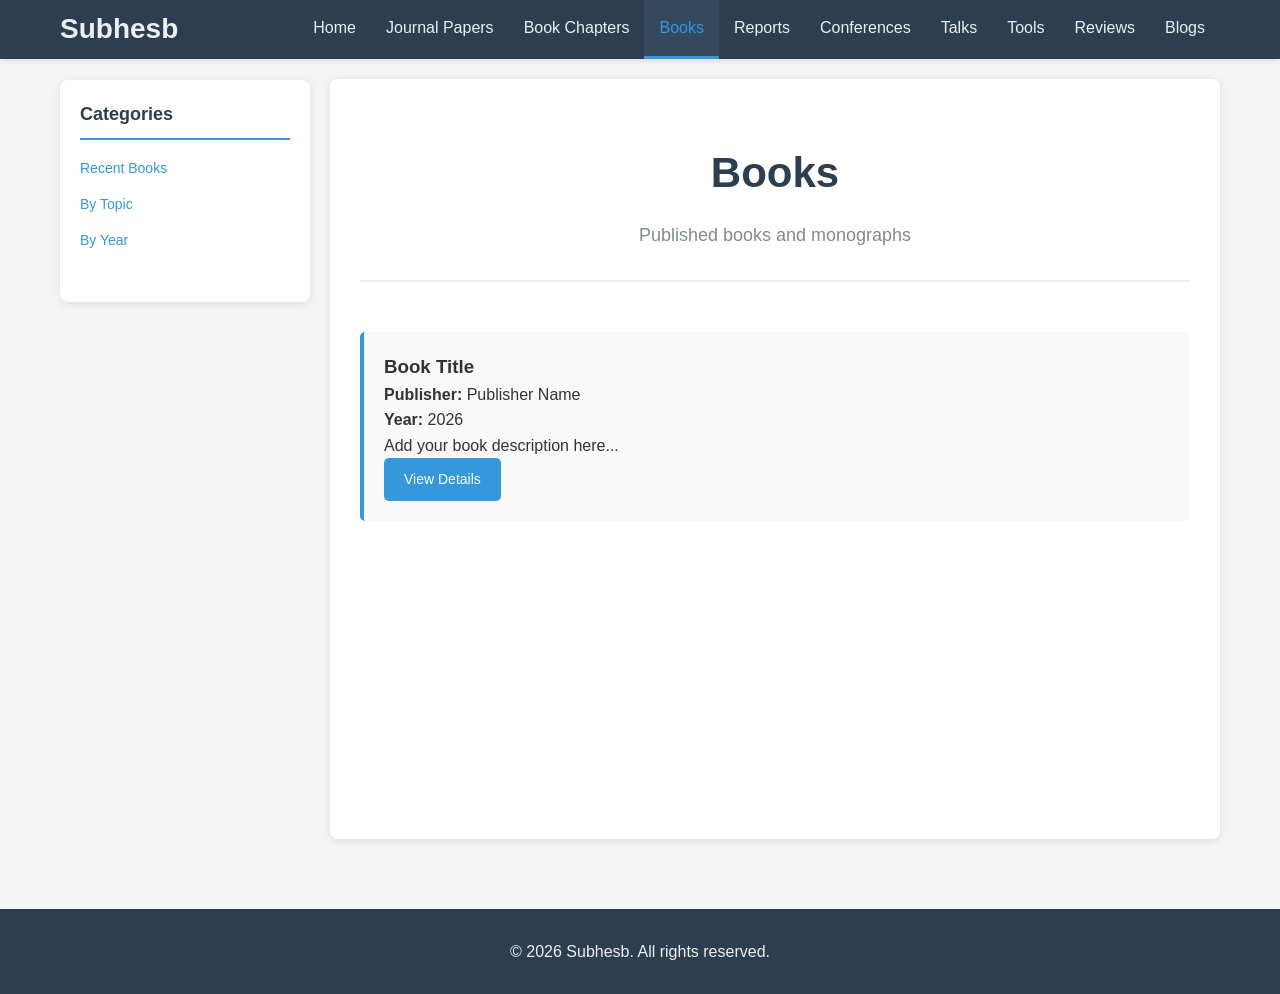
<file: pages/books.html>
<!DOCTYPE html>
<html lang="en">
<head>
    <meta charset="UTF-8">
    <meta name="viewport" content="width=device-width, initial-scale=1.0">
    <title>Books - Subhesb</title>
    <link rel="stylesheet" href="../css/style.css">
</head>
<body>
    <!-- Navigation Header -->
    <header class="navbar">
        <div class="nav-container">
            <div class="logo">
                <a href="../index.html">Subhesb</a>
            </div>
            <nav class="nav-menu">
                <ul>
                    <li><a href="../index.html">Home</a></li>
                    <li><a href="journal-papers.html">Journal Papers</a></li>
                    <li><a href="book-chapters.html">Book Chapters</a></li>
                    <li><a href="books.html" class="active">Books</a></li>
                    <li><a href="reports.html">Reports</a></li>
                    <li><a href="conference-papers.html">Conferences</a></li>
                    <li><a href="talks.html">Talks</a></li>
                    <li><a href="tools.html">Tools</a></li>
                    <li><a href="reviews.html">Reviews</a></li>
                    <li><a href="blogs.html">Blogs</a></li>
                </ul>
            </nav>
        </div>
    </header>

    <div class="container">
        <!-- Sidebar -->
        <aside class="sidebar">
            <div class="sidebar-section">
                <h3>Categories</h3>
                <ul>
                    <li><a href="#">Recent Books</a></li>
                    <li><a href="#">By Topic</a></li>
                    <li><a href="#">By Year</a></li>
                </ul>
            </div>
        </aside>

        <!-- Main Content Area -->
        <main class="main-content">
            <section class="hero">
                <h1>Books</h1>
                <p>Published books and monographs</p>
            </section>

            <section class="books-list">
                <div class="book-item">
                    <h3>Book Title</h3>
                    <p class="meta"><strong>Publisher:</strong> Publisher Name</p>
                    <p class="meta"><strong>Year:</strong> 2026</p>
                    <p class="abstract">Add your book description here...</p>
                    <a href="#" class="btn">View Details</a>
                </div>
            </section>
        </main>
    </div>

    <!-- Footer -->
    <footer class="footer">
        <p>&copy; 2026 Subhesb. All rights reserved.</p>
    </footer>

    <style>
        .books-list {
            margin-top: 30px;
        }

        .book-item {
            background-color: #f9f9f9;
            border-left: 4px solid #3498db;
            padding: 20px;
            margin-bottom: 25px;
            border-radius: 5px;
        }
    </style>
</body>
</html>
</file>
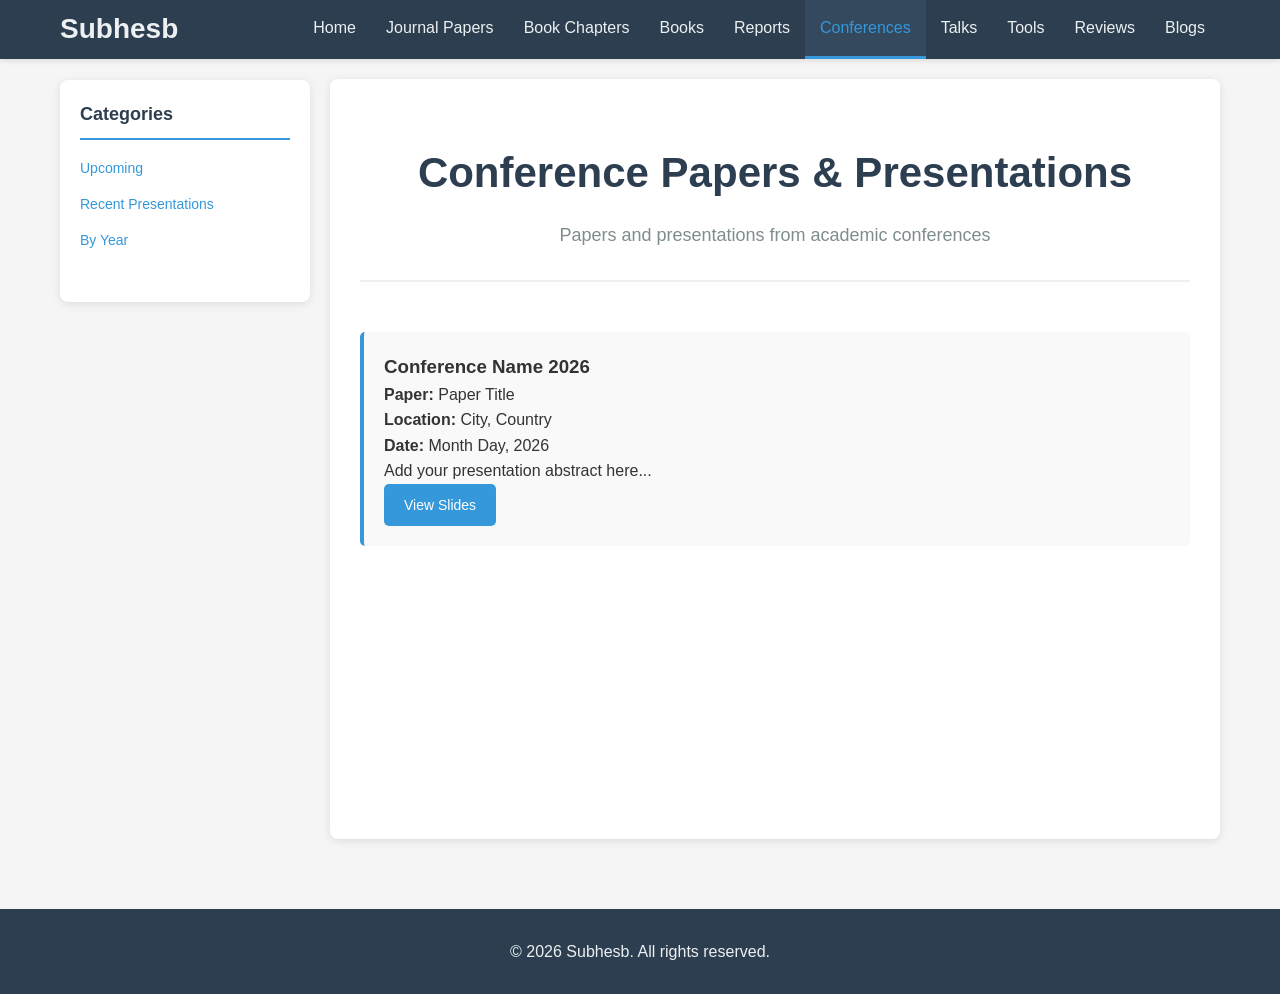
<file: pages/conference-papers.html>
<!DOCTYPE html>
<html lang="en">
<head>
    <meta charset="UTF-8">
    <meta name="viewport" content="width=device-width, initial-scale=1.0">
    <title>Conference Papers - Subhesb</title>
    <link rel="stylesheet" href="../css/style.css">
</head>
<body>
    <!-- Navigation Header -->
    <header class="navbar">
        <div class="nav-container">
            <div class="logo">
                <a href="../index.html">Subhesb</a>
            </div>
            <nav class="nav-menu">
                <ul>
                    <li><a href="../index.html">Home</a></li>
                    <li><a href="journal-papers.html">Journal Papers</a></li>
                    <li><a href="book-chapters.html">Book Chapters</a></li>
                    <li><a href="books.html">Books</a></li>
                    <li><a href="reports.html">Reports</a></li>
                    <li><a href="conference-papers.html" class="active">Conferences</a></li>
                    <li><a href="talks.html">Talks</a></li>
                    <li><a href="tools.html">Tools</a></li>
                    <li><a href="reviews.html">Reviews</a></li>
                    <li><a href="blogs.html">Blogs</a></li>
                </ul>
            </nav>
        </div>
    </header>

    <div class="container">
        <!-- Sidebar -->
        <aside class="sidebar">
            <div class="sidebar-section">
                <h3>Categories</h3>
                <ul>
                    <li><a href="#">Upcoming</a></li>
                    <li><a href="#">Recent Presentations</a></li>
                    <li><a href="#">By Year</a></li>
                </ul>
            </div>
        </aside>

        <!-- Main Content Area -->
        <main class="main-content">
            <section class="hero">
                <h1>Conference Papers & Presentations</h1>
                <p>Papers and presentations from academic conferences</p>
            </section>

            <section class="conferences-list">
                <div class="conference-item">
                    <h3>Conference Name 2026</h3>
                    <p class="meta"><strong>Paper:</strong> Paper Title</p>
                    <p class="meta"><strong>Location:</strong> City, Country</p>
                    <p class="meta"><strong>Date:</strong> Month Day, 2026</p>
                    <p class="abstract">Add your presentation abstract here...</p>
                    <a href="#" class="btn">View Slides</a>
                </div>
            </section>
        </main>
    </div>

    <!-- Footer -->
    <footer class="footer">
        <p>&copy; 2026 Subhesb. All rights reserved.</p>
    </footer>

    <style>
        .conferences-list {
            margin-top: 30px;
        }

        .conference-item {
            background-color: #f9f9f9;
            border-left: 4px solid #3498db;
            padding: 20px;
            margin-bottom: 25px;
            border-radius: 5px;
        }
    </style>
</body>
</html>
</file>
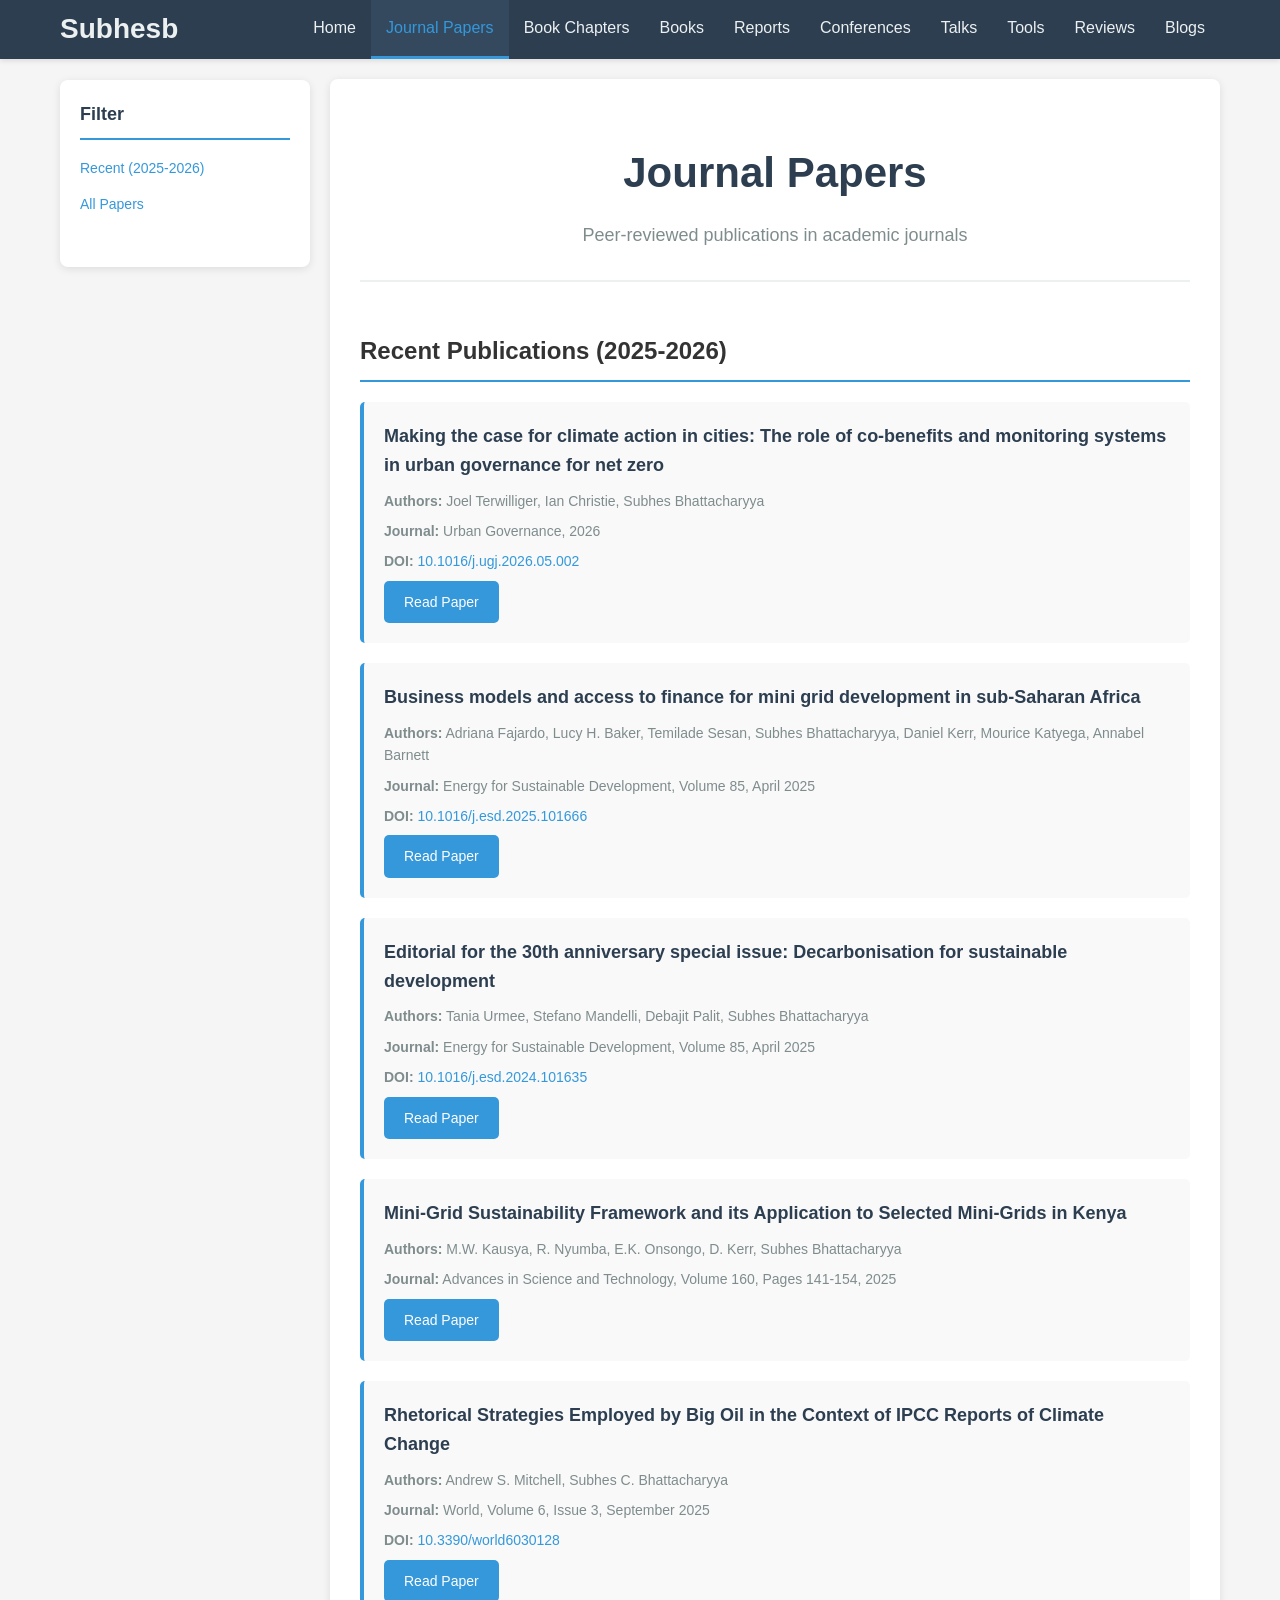
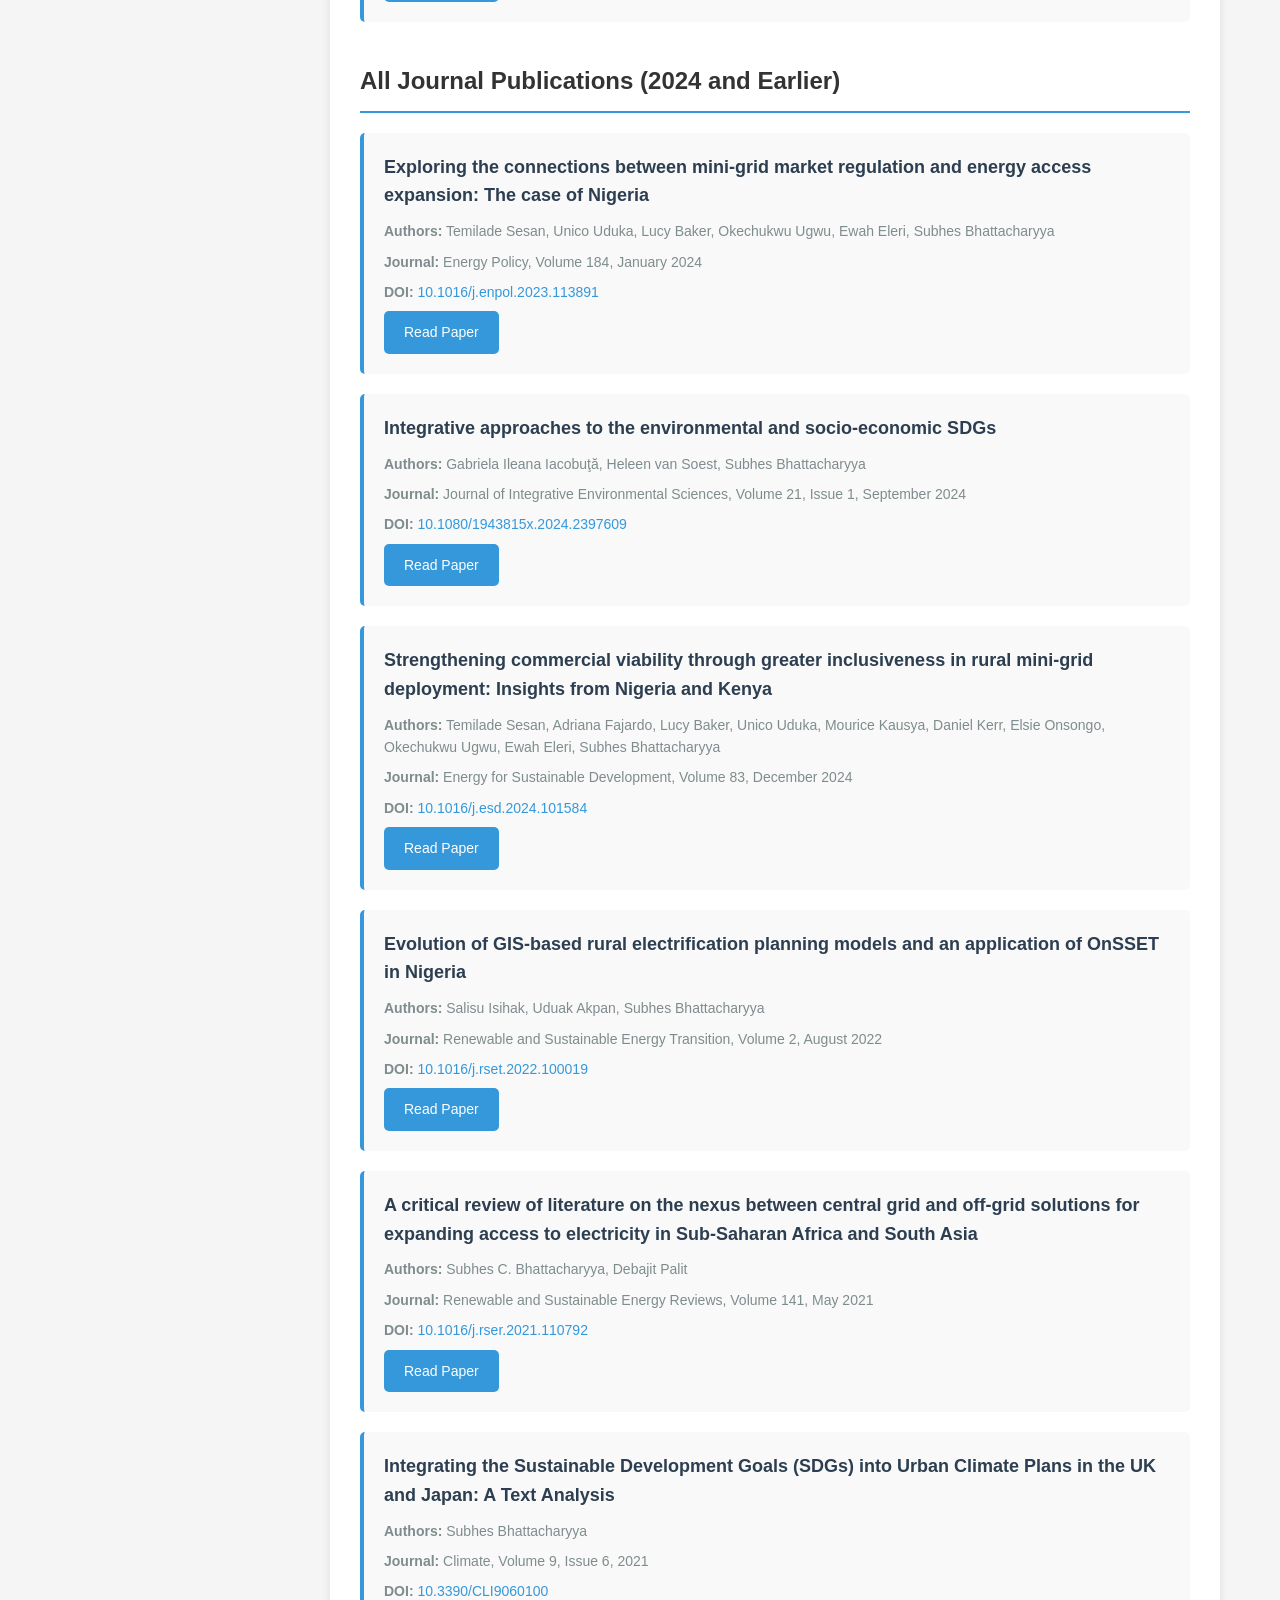
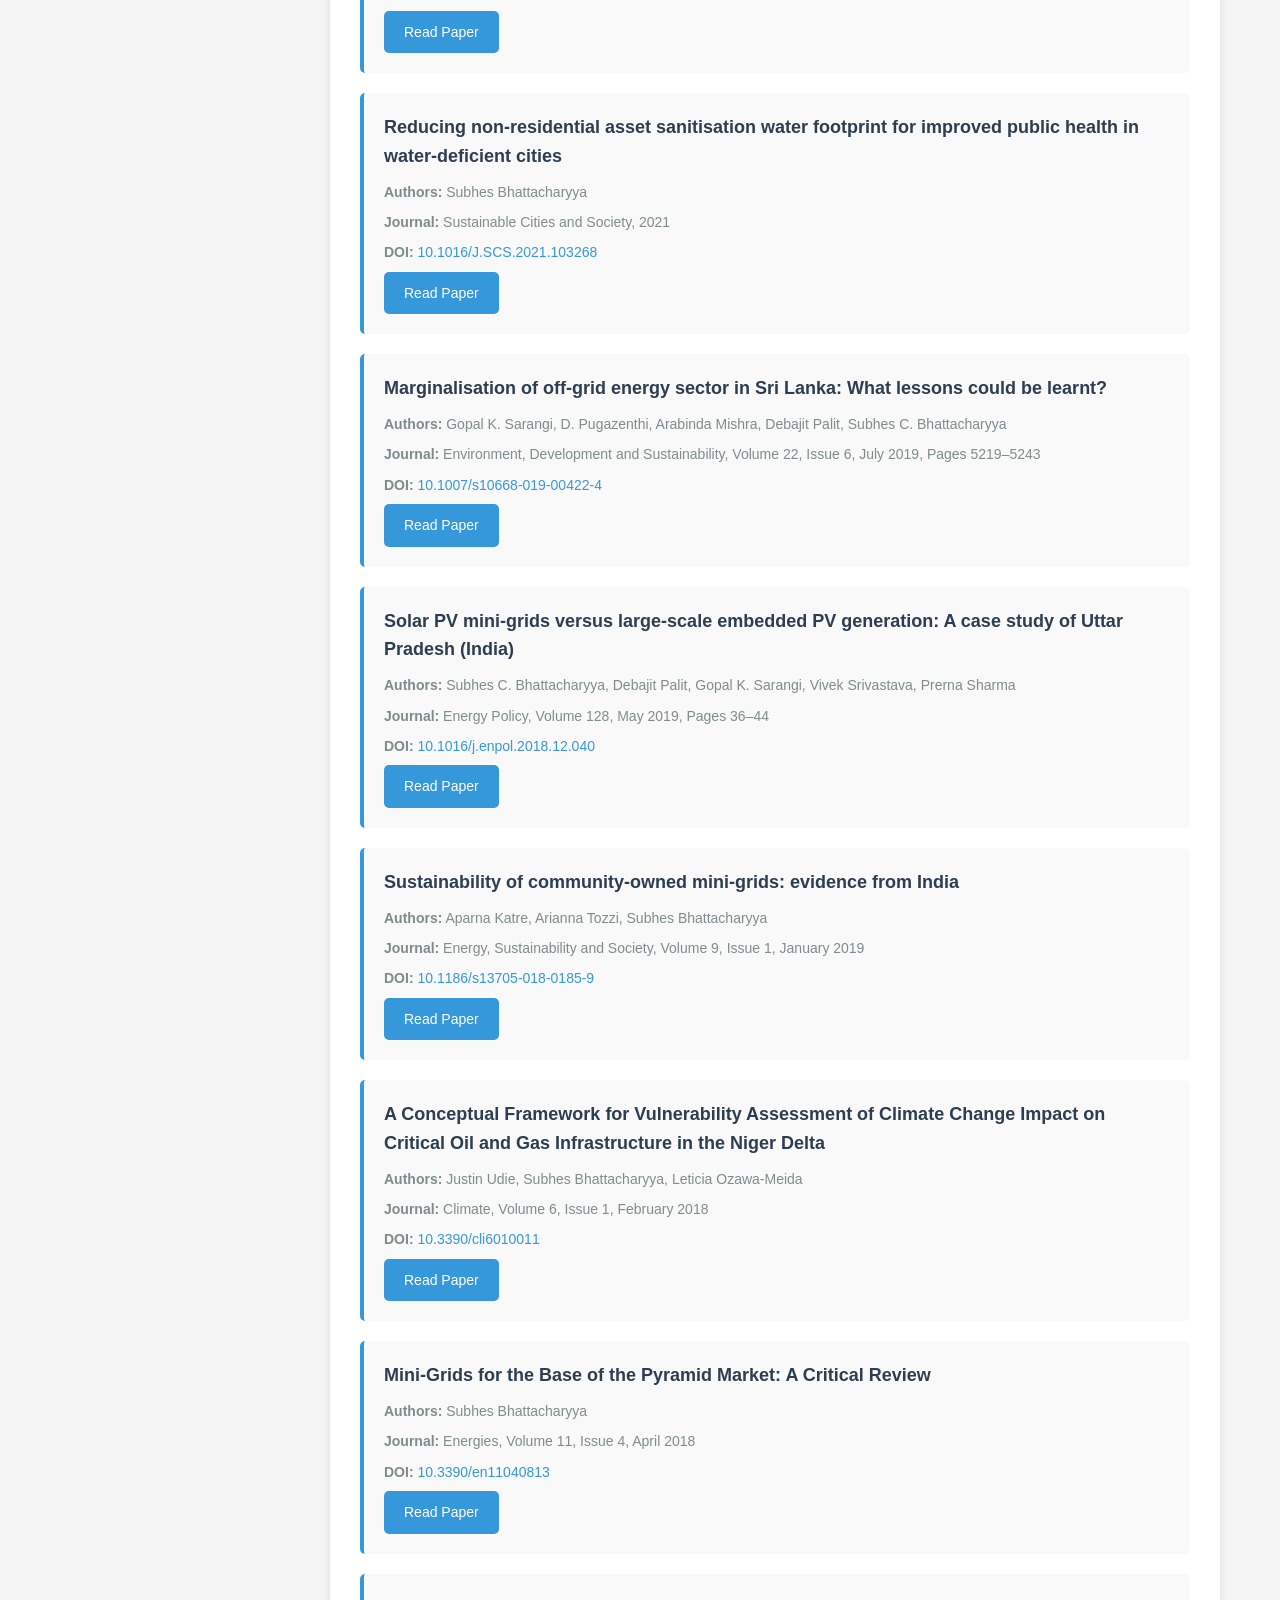
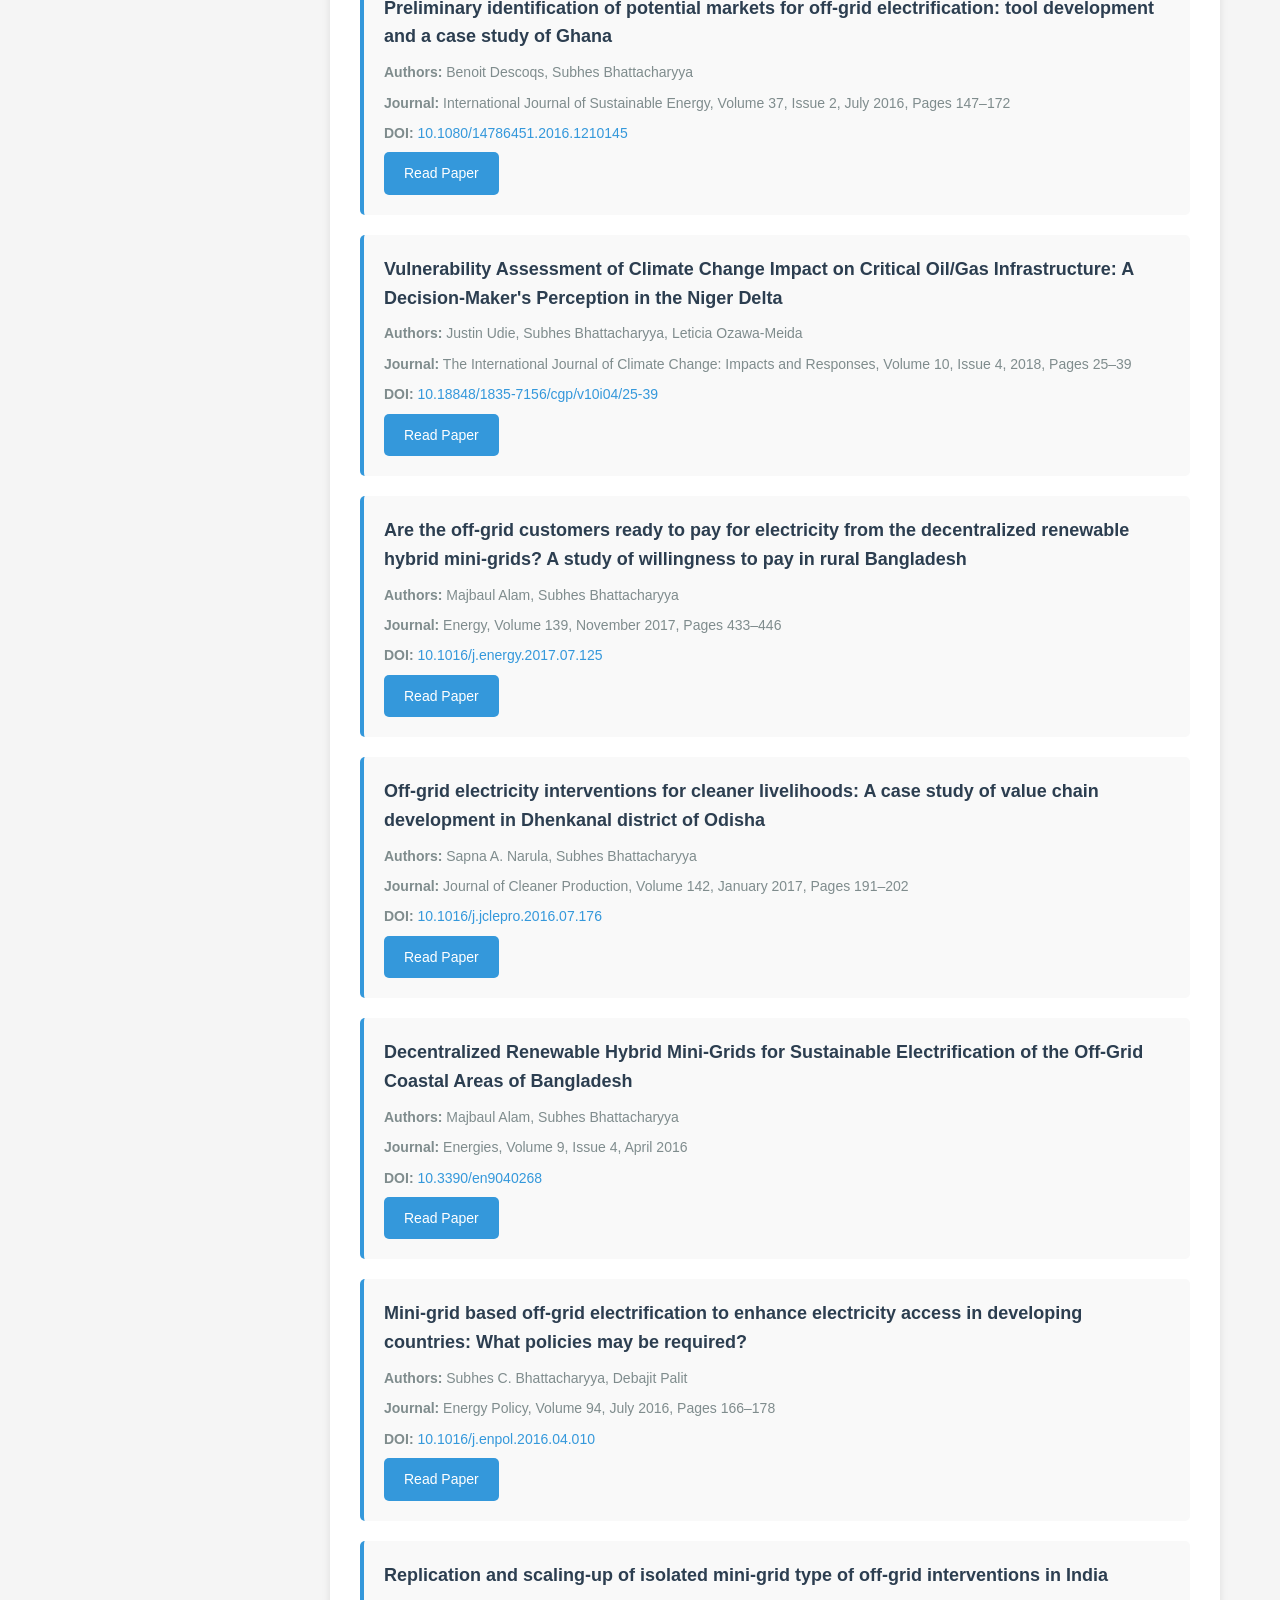
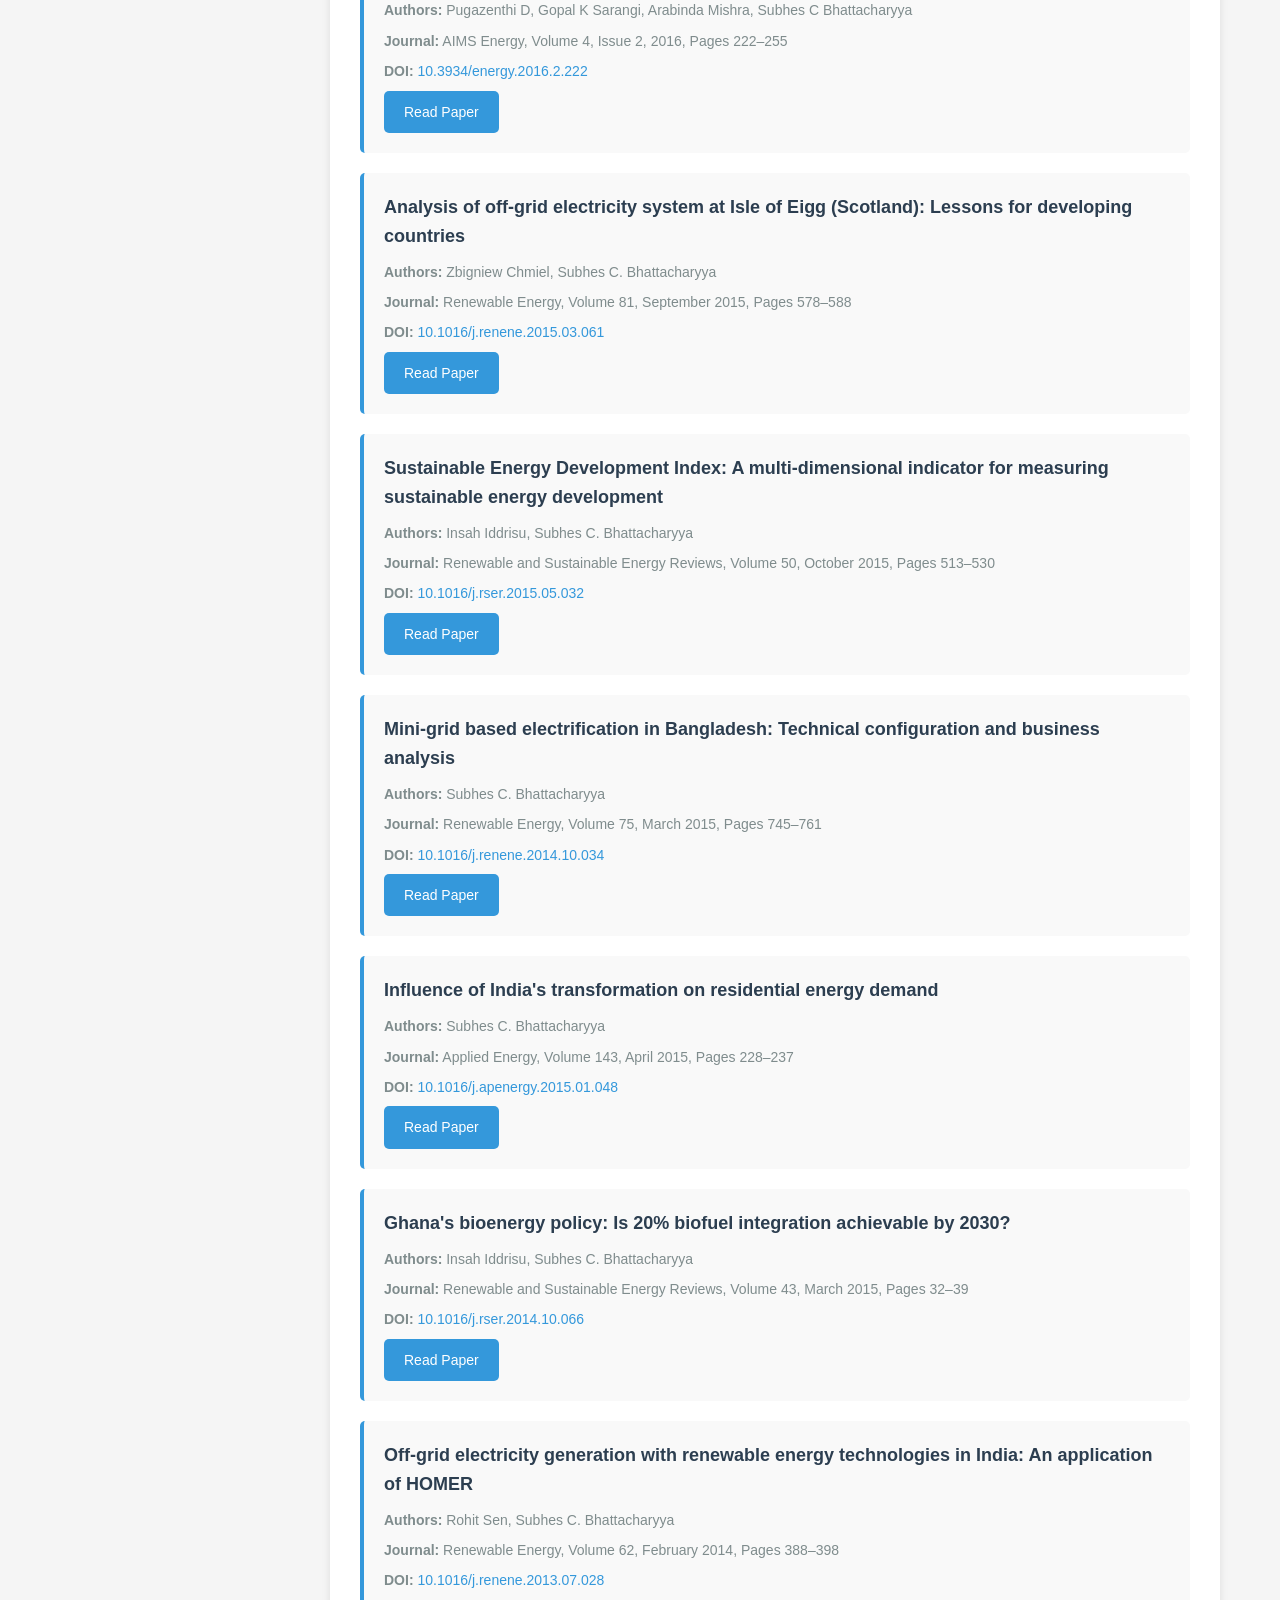
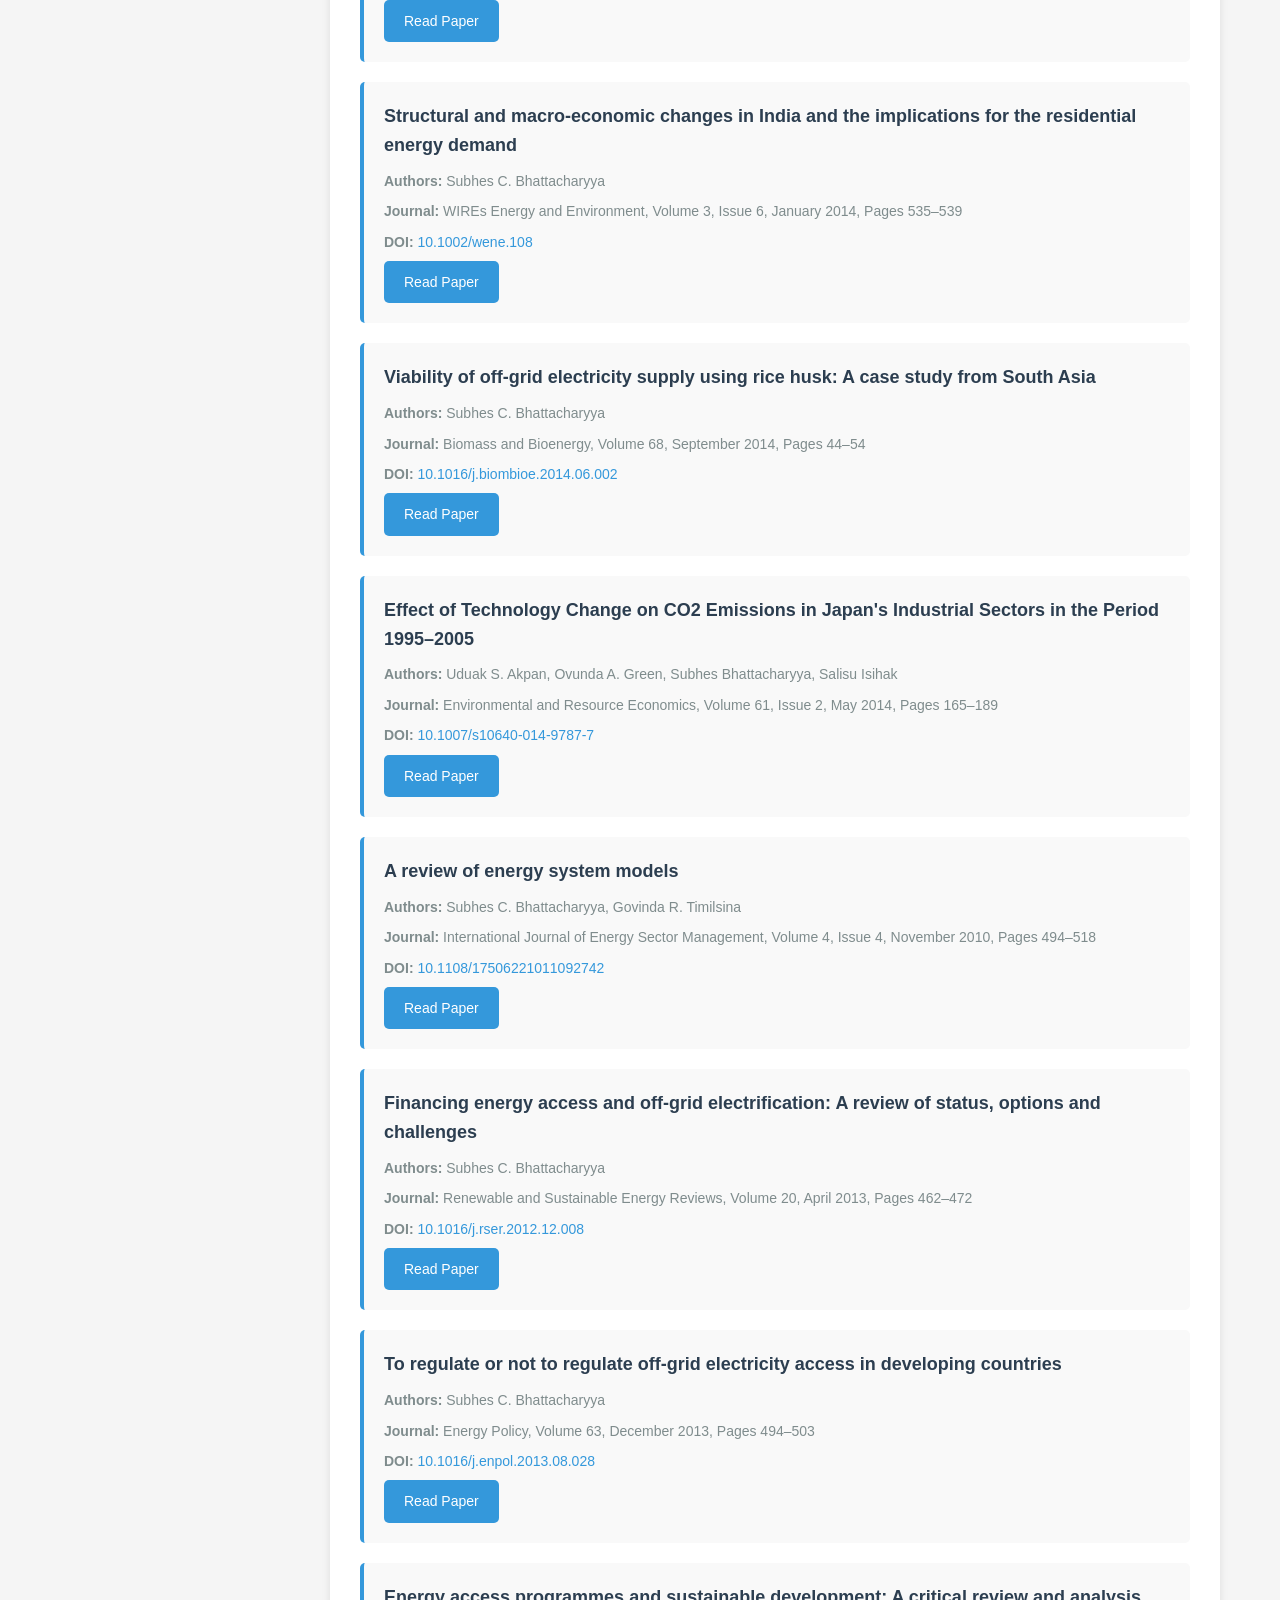
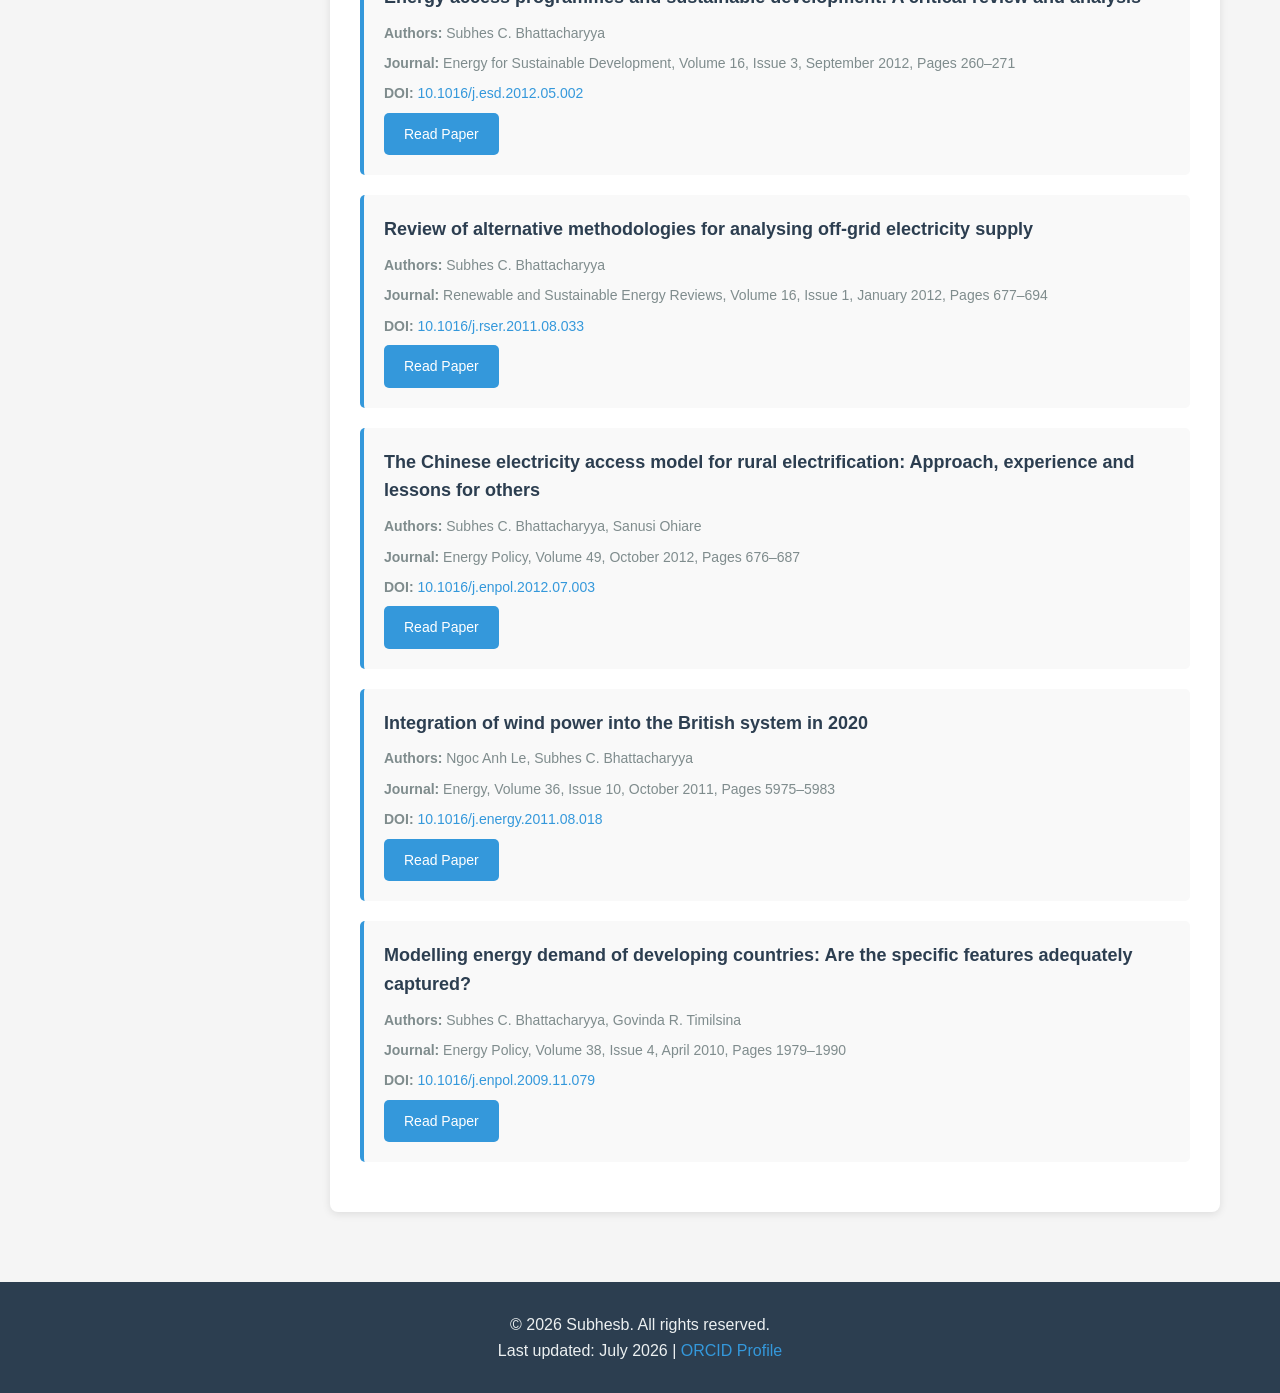
<file: pages/journal-papers.html>
<!DOCTYPE html>
<html lang="en">
<head>
    <meta charset="UTF-8">
    <meta name="viewport" content="width=device-width, initial-scale=1.0">
    <title>Journal Papers - Subhesb</title>
    <link rel="stylesheet" href="../css/style.css">
</head>
<body>
    <!-- Navigation Header -->
    <header class="navbar">
        <div class="nav-container">
            <div class="logo">
                <a href="../index.html">Subhesb</a>
            </div>
            <nav class="nav-menu">
                <ul>
                    <li><a href="../index.html">Home</a></li>
                    <li><a href="journal-papers.html" class="active">Journal Papers</a></li>
                    <li><a href="book-chapters.html">Book Chapters</a></li>
                    <li><a href="books.html">Books</a></li>
                    <li><a href="reports.html">Reports</a></li>
                    <li><a href="conference-papers.html">Conferences</a></li>
                    <li><a href="talks.html">Talks</a></li>
                    <li><a href="tools.html">Tools</a></li>
                    <li><a href="reviews.html">Reviews</a></li>
                    <li><a href="blogs.html">Blogs</a></li>
                </ul>
            </nav>
        </div>
    </header>

    <div class="container">
        <!-- Sidebar -->
        <aside class="sidebar">
            <div class="sidebar-section">
                <h3>Filter</h3>
                <ul>
                    <li><a href="#recent">Recent (2025-2026)</a></li>
                    <li><a href="#all">All Papers</a></li>
                </ul>
            </div>
        </aside>

        <!-- Main Content Area -->
        <main class="main-content">
            <section class="hero">
                <h1>Journal Papers</h1>
                <p>Peer-reviewed publications in academic journals</p>
            </section>

            <!-- Recent Papers Section -->
            <section class="papers-list" id="recent">
                <h2>Recent Publications (2025-2026)</h2>

                <div class="paper-item">
                    <h3>Making the case for climate action in cities: The role of co-benefits and monitoring systems in urban governance for net zero</h3>
                    <p class="meta"><strong>Authors:</strong> Joel Terwilliger, Ian Christie, Subhes Bhattacharyya</p>
                    <p class="meta"><strong>Journal:</strong> Urban Governance, 2026</p>
                    <p class="meta"><strong>DOI:</strong> <a href="https://doi.org/10.1016/j.ugj.2026.05.002" target="_blank">10.1016/j.ugj.2026.05.002</a></p>
                    <a href="https://doi.org/10.1016/j.ugj.2026.05.002" class="btn" target="_blank">Read Paper</a>
                </div>

                <div class="paper-item">
                    <h3>Business models and access to finance for mini grid development in sub-Saharan Africa</h3>
                    <p class="meta"><strong>Authors:</strong> Adriana Fajardo, Lucy H. Baker, Temilade Sesan, Subhes Bhattacharyya, Daniel Kerr, Mourice Katyega, Annabel Barnett</p>
                    <p class="meta"><strong>Journal:</strong> Energy for Sustainable Development, Volume 85, April 2025</p>
                    <p class="meta"><strong>DOI:</strong> <a href="https://doi.org/10.1016/j.esd.2025.101666" target="_blank">10.1016/j.esd.2025.101666</a></p>
                    <a href="https://doi.org/10.1016/j.esd.2025.101666" class="btn" target="_blank">Read Paper</a>
                </div>

                <div class="paper-item">
                    <h3>Editorial for the 30th anniversary special issue: Decarbonisation for sustainable development</h3>
                    <p class="meta"><strong>Authors:</strong> Tania Urmee, Stefano Mandelli, Debajit Palit, Subhes Bhattacharyya</p>
                    <p class="meta"><strong>Journal:</strong> Energy for Sustainable Development, Volume 85, April 2025</p>
                    <p class="meta"><strong>DOI:</strong> <a href="https://doi.org/10.1016/j.esd.2024.101635" target="_blank">10.1016/j.esd.2024.101635</a></p>
                    <a href="https://doi.org/10.1016/j.esd.2024.101635" class="btn" target="_blank">Read Paper</a>
                </div>

                <div class="paper-item">
                    <h3>Mini-Grid Sustainability Framework and its Application to Selected Mini-Grids in Kenya</h3>
                    <p class="meta"><strong>Authors:</strong> M.W. Kausya, R. Nyumba, E.K. Onsongo, D. Kerr, Subhes Bhattacharyya</p>
                    <p class="meta"><strong>Journal:</strong> Advances in Science and Technology, Volume 160, Pages 141-154, 2025</p>
                    <a href="#" class="btn">Read Paper</a>
                </div>

                <div class="paper-item">
                    <h3>Rhetorical Strategies Employed by Big Oil in the Context of IPCC Reports of Climate Change</h3>
                    <p class="meta"><strong>Authors:</strong> Andrew S. Mitchell, Subhes C. Bhattacharyya</p>
                    <p class="meta"><strong>Journal:</strong> World, Volume 6, Issue 3, September 2025</p>
                    <p class="meta"><strong>DOI:</strong> <a href="https://doi.org/10.3390/world6030128" target="_blank">10.3390/world6030128</a></p>
                    <a href="https://doi.org/10.3390/world6030128" class="btn" target="_blank">Read Paper</a>
                </div>
            </section>

            <!-- All Journal Papers Section -->
            <section class="papers-list" id="all">
                <h2>All Journal Publications (2024 and Earlier)</h2>

                <div class="paper-item">
                    <h3>Exploring the connections between mini-grid market regulation and energy access expansion: The case of Nigeria</h3>
                    <p class="meta"><strong>Authors:</strong> Temilade Sesan, Unico Uduka, Lucy Baker, Okechukwu Ugwu, Ewah Eleri, Subhes Bhattacharyya</p>
                    <p class="meta"><strong>Journal:</strong> Energy Policy, Volume 184, January 2024</p>
                    <p class="meta"><strong>DOI:</strong> <a href="https://doi.org/10.1016/j.enpol.2023.113891" target="_blank">10.1016/j.enpol.2023.113891</a></p>
                    <a href="https://doi.org/10.1016/j.enpol.2023.113891" class="btn" target="_blank">Read Paper</a>
                </div>

                <div class="paper-item">
                    <h3>Integrative approaches to the environmental and socio-economic SDGs</h3>
                    <p class="meta"><strong>Authors:</strong> Gabriela Ileana Iacobuţă, Heleen van Soest, Subhes Bhattacharyya</p>
                    <p class="meta"><strong>Journal:</strong> Journal of Integrative Environmental Sciences, Volume 21, Issue 1, September 2024</p>
                    <p class="meta"><strong>DOI:</strong> <a href="https://doi.org/10.1080/1943815x.2024.2397609" target="_blank">10.1080/1943815x.2024.2397609</a></p>
                    <a href="https://doi.org/10.1080/1943815x.2024.2397609" class="btn" target="_blank">Read Paper</a>
                </div>

                <div class="paper-item">
                    <h3>Strengthening commercial viability through greater inclusiveness in rural mini-grid deployment: Insights from Nigeria and Kenya</h3>
                    <p class="meta"><strong>Authors:</strong> Temilade Sesan, Adriana Fajardo, Lucy Baker, Unico Uduka, Mourice Kausya, Daniel Kerr, Elsie Onsongo, Okechukwu Ugwu, Ewah Eleri, Subhes Bhattacharyya</p>
                    <p class="meta"><strong>Journal:</strong> Energy for Sustainable Development, Volume 83, December 2024</p>
                    <p class="meta"><strong>DOI:</strong> <a href="https://doi.org/10.1016/j.esd.2024.101584" target="_blank">10.1016/j.esd.2024.101584</a></p>
                    <a href="https://doi.org/10.1016/j.esd.2024.101584" class="btn" target="_blank">Read Paper</a>
                </div>

                <div class="paper-item">
                    <h3>Evolution of GIS-based rural electrification planning models and an application of OnSSET in Nigeria</h3>
                    <p class="meta"><strong>Authors:</strong> Salisu Isihak, Uduak Akpan, Subhes Bhattacharyya</p>
                    <p class="meta"><strong>Journal:</strong> Renewable and Sustainable Energy Transition, Volume 2, August 2022</p>
                    <p class="meta"><strong>DOI:</strong> <a href="https://doi.org/10.1016/j.rset.2022.100019" target="_blank">10.1016/j.rset.2022.100019</a></p>
                    <a href="https://doi.org/10.1016/j.rset.2022.100019" class="btn" target="_blank">Read Paper</a>
                </div>

                <div class="paper-item">
                    <h3>A critical review of literature on the nexus between central grid and off-grid solutions for expanding access to electricity in Sub-Saharan Africa and South Asia</h3>
                    <p class="meta"><strong>Authors:</strong> Subhes C. Bhattacharyya, Debajit Palit</p>
                    <p class="meta"><strong>Journal:</strong> Renewable and Sustainable Energy Reviews, Volume 141, May 2021</p>
                    <p class="meta"><strong>DOI:</strong> <a href="https://doi.org/10.1016/j.rser.2021.110792" target="_blank">10.1016/j.rser.2021.110792</a></p>
                    <a href="https://doi.org/10.1016/j.rser.2021.110792" class="btn" target="_blank">Read Paper</a>
                </div>

                <div class="paper-item">
                    <h3>Integrating the Sustainable Development Goals (SDGs) into Urban Climate Plans in the UK and Japan: A Text Analysis</h3>
                    <p class="meta"><strong>Authors:</strong> Subhes Bhattacharyya</p>
                    <p class="meta"><strong>Journal:</strong> Climate, Volume 9, Issue 6, 2021</p>
                    <p class="meta"><strong>DOI:</strong> <a href="https://doi.org/10.3390/CLI9060100" target="_blank">10.3390/CLI9060100</a></p>
                    <a href="https://doi.org/10.3390/CLI9060100" class="btn" target="_blank">Read Paper</a>
                </div>

                <div class="paper-item">
                    <h3>Reducing non-residential asset sanitisation water footprint for improved public health in water-deficient cities</h3>
                    <p class="meta"><strong>Authors:</strong> Subhes Bhattacharyya</p>
                    <p class="meta"><strong>Journal:</strong> Sustainable Cities and Society, 2021</p>
                    <p class="meta"><strong>DOI:</strong> <a href="https://doi.org/10.1016/J.SCS.2021.103268" target="_blank">10.1016/J.SCS.2021.103268</a></p>
                    <a href="https://doi.org/10.1016/J.SCS.2021.103268" class="btn" target="_blank">Read Paper</a>
                </div>

                <div class="paper-item">
                    <h3>Marginalisation of off-grid energy sector in Sri Lanka: What lessons could be learnt?</h3>
                    <p class="meta"><strong>Authors:</strong> Gopal K. Sarangi, D. Pugazenthi, Arabinda Mishra, Debajit Palit, Subhes C. Bhattacharyya</p>
                    <p class="meta"><strong>Journal:</strong> Environment, Development and Sustainability, Volume 22, Issue 6, July 2019, Pages 5219–5243</p>
                    <p class="meta"><strong>DOI:</strong> <a href="https://doi.org/10.1007/s10668-019-00422-4" target="_blank">10.1007/s10668-019-00422-4</a></p>
                    <a href="https://doi.org/10.1007/s10668-019-00422-4" class="btn" target="_blank">Read Paper</a>
                </div>

                <div class="paper-item">
                    <h3>Solar PV mini-grids versus large-scale embedded PV generation: A case study of Uttar Pradesh (India)</h3>
                    <p class="meta"><strong>Authors:</strong> Subhes C. Bhattacharyya, Debajit Palit, Gopal K. Sarangi, Vivek Srivastava, Prerna Sharma</p>
                    <p class="meta"><strong>Journal:</strong> Energy Policy, Volume 128, May 2019, Pages 36–44</p>
                    <p class="meta"><strong>DOI:</strong> <a href="https://doi.org/10.1016/j.enpol.2018.12.040" target="_blank">10.1016/j.enpol.2018.12.040</a></p>
                    <a href="https://doi.org/10.1016/j.enpol.2018.12.040" class="btn" target="_blank">Read Paper</a>
                </div>

                <div class="paper-item">
                    <h3>Sustainability of community-owned mini-grids: evidence from India</h3>
                    <p class="meta"><strong>Authors:</strong> Aparna Katre, Arianna Tozzi, Subhes Bhattacharyya</p>
                    <p class="meta"><strong>Journal:</strong> Energy, Sustainability and Society, Volume 9, Issue 1, January 2019</p>
                    <p class="meta"><strong>DOI:</strong> <a href="https://doi.org/10.1186/s13705-018-0185-9" target="_blank">10.1186/s13705-018-0185-9</a></p>
                    <a href="https://doi.org/10.1186/s13705-018-0185-9" class="btn" target="_blank">Read Paper</a>
                </div>

                <div class="paper-item">
                    <h3>A Conceptual Framework for Vulnerability Assessment of Climate Change Impact on Critical Oil and Gas Infrastructure in the Niger Delta</h3>
                    <p class="meta"><strong>Authors:</strong> Justin Udie, Subhes Bhattacharyya, Leticia Ozawa-Meida</p>
                    <p class="meta"><strong>Journal:</strong> Climate, Volume 6, Issue 1, February 2018</p>
                    <p class="meta"><strong>DOI:</strong> <a href="https://doi.org/10.3390/cli6010011" target="_blank">10.3390/cli6010011</a></p>
                    <a href="https://doi.org/10.3390/cli6010011" class="btn" target="_blank">Read Paper</a>
                </div>

                <div class="paper-item">
                    <h3>Mini-Grids for the Base of the Pyramid Market: A Critical Review</h3>
                    <p class="meta"><strong>Authors:</strong> Subhes Bhattacharyya</p>
                    <p class="meta"><strong>Journal:</strong> Energies, Volume 11, Issue 4, April 2018</p>
                    <p class="meta"><strong>DOI:</strong> <a href="https://doi.org/10.3390/en11040813" target="_blank">10.3390/en11040813</a></p>
                    <a href="https://doi.org/10.3390/en11040813" class="btn" target="_blank">Read Paper</a>
                </div>

                <div class="paper-item">
                    <h3>Preliminary identification of potential markets for off-grid electrification: tool development and a case study of Ghana</h3>
                    <p class="meta"><strong>Authors:</strong> Benoit Descoqs, Subhes Bhattacharyya</p>
                    <p class="meta"><strong>Journal:</strong> International Journal of Sustainable Energy, Volume 37, Issue 2, July 2016, Pages 147–172</p>
                    <p class="meta"><strong>DOI:</strong> <a href="https://doi.org/10.1080/14786451.2016.1210145" target="_blank">10.1080/14786451.2016.1210145</a></p>
                    <a href="https://doi.org/10.1080/14786451.2016.1210145" class="btn" target="_blank">Read Paper</a>
                </div>

                <div class="paper-item">
                    <h3>Vulnerability Assessment of Climate Change Impact on Critical Oil/Gas Infrastructure: A Decision-Maker's Perception in the Niger Delta</h3>
                    <p class="meta"><strong>Authors:</strong> Justin Udie, Subhes Bhattacharyya, Leticia Ozawa-Meida</p>
                    <p class="meta"><strong>Journal:</strong> The International Journal of Climate Change: Impacts and Responses, Volume 10, Issue 4, 2018, Pages 25–39</p>
                    <p class="meta"><strong>DOI:</strong> <a href="https://doi.org/10.18848/1835-7156/cgp/v10i04/25-39" target="_blank">10.18848/1835-7156/cgp/v10i04/25-39</a></p>
                    <a href="https://doi.org/10.18848/1835-7156/cgp/v10i04/25-39" class="btn" target="_blank">Read Paper</a>
                </div>

                <div class="paper-item">
                    <h3>Are the off-grid customers ready to pay for electricity from the decentralized renewable hybrid mini-grids? A study of willingness to pay in rural Bangladesh</h3>
                    <p class="meta"><strong>Authors:</strong> Majbaul Alam, Subhes Bhattacharyya</p>
                    <p class="meta"><strong>Journal:</strong> Energy, Volume 139, November 2017, Pages 433–446</p>
                    <p class="meta"><strong>DOI:</strong> <a href="https://doi.org/10.1016/j.energy.2017.07.125" target="_blank">10.1016/j.energy.2017.07.125</a></p>
                    <a href="https://doi.org/10.1016/j.energy.2017.07.125" class="btn" target="_blank">Read Paper</a>
                </div>

                <div class="paper-item">
                    <h3>Off-grid electricity interventions for cleaner livelihoods: A case study of value chain development in Dhenkanal district of Odisha</h3>
                    <p class="meta"><strong>Authors:</strong> Sapna A. Narula, Subhes Bhattacharyya</p>
                    <p class="meta"><strong>Journal:</strong> Journal of Cleaner Production, Volume 142, January 2017, Pages 191–202</p>
                    <p class="meta"><strong>DOI:</strong> <a href="https://doi.org/10.1016/j.jclepro.2016.07.176" target="_blank">10.1016/j.jclepro.2016.07.176</a></p>
                    <a href="https://doi.org/10.1016/j.jclepro.2016.07.176" class="btn" target="_blank">Read Paper</a>
                </div>

                <div class="paper-item">
                    <h3>Decentralized Renewable Hybrid Mini-Grids for Sustainable Electrification of the Off-Grid Coastal Areas of Bangladesh</h3>
                    <p class="meta"><strong>Authors:</strong> Majbaul Alam, Subhes Bhattacharyya</p>
                    <p class="meta"><strong>Journal:</strong> Energies, Volume 9, Issue 4, April 2016</p>
                    <p class="meta"><strong>DOI:</strong> <a href="https://doi.org/10.3390/en9040268" target="_blank">10.3390/en9040268</a></p>
                    <a href="https://doi.org/10.3390/en9040268" class="btn" target="_blank">Read Paper</a>
                </div>

                <div class="paper-item">
                    <h3>Mini-grid based off-grid electrification to enhance electricity access in developing countries: What policies may be required?</h3>
                    <p class="meta"><strong>Authors:</strong> Subhes C. Bhattacharyya, Debajit Palit</p>
                    <p class="meta"><strong>Journal:</strong> Energy Policy, Volume 94, July 2016, Pages 166–178</p>
                    <p class="meta"><strong>DOI:</strong> <a href="https://doi.org/10.1016/j.enpol.2016.04.010" target="_blank">10.1016/j.enpol.2016.04.010</a></p>
                    <a href="https://doi.org/10.1016/j.enpol.2016.04.010" class="btn" target="_blank">Read Paper</a>
                </div>

                <div class="paper-item">
                    <h3>Replication and scaling-up of isolated mini-grid type of off-grid interventions in India</h3>
                    <p class="meta"><strong>Authors:</strong> Pugazenthi D, Gopal K Sarangi, Arabinda Mishra, Subhes C Bhattacharyya</p>
                    <p class="meta"><strong>Journal:</strong> AIMS Energy, Volume 4, Issue 2, 2016, Pages 222–255</p>
                    <p class="meta"><strong>DOI:</strong> <a href="https://doi.org/10.3934/energy.2016.2.222" target="_blank">10.3934/energy.2016.2.222</a></p>
                    <a href="https://doi.org/10.3934/energy.2016.2.222" class="btn" target="_blank">Read Paper</a>
                </div>

                <div class="paper-item">
                    <h3>Analysis of off-grid electricity system at Isle of Eigg (Scotland): Lessons for developing countries</h3>
                    <p class="meta"><strong>Authors:</strong> Zbigniew Chmiel, Subhes C. Bhattacharyya</p>
                    <p class="meta"><strong>Journal:</strong> Renewable Energy, Volume 81, September 2015, Pages 578–588</p>
                    <p class="meta"><strong>DOI:</strong> <a href="https://doi.org/10.1016/j.renene.2015.03.061" target="_blank">10.1016/j.renene.2015.03.061</a></p>
                    <a href="https://doi.org/10.1016/j.renene.2015.03.061" class="btn" target="_blank">Read Paper</a>
                </div>

                <div class="paper-item">
                    <h3>Sustainable Energy Development Index: A multi-dimensional indicator for measuring sustainable energy development</h3>
                    <p class="meta"><strong>Authors:</strong> Insah Iddrisu, Subhes C. Bhattacharyya</p>
                    <p class="meta"><strong>Journal:</strong> Renewable and Sustainable Energy Reviews, Volume 50, October 2015, Pages 513–530</p>
                    <p class="meta"><strong>DOI:</strong> <a href="https://doi.org/10.1016/j.rser.2015.05.032" target="_blank">10.1016/j.rser.2015.05.032</a></p>
                    <a href="https://doi.org/10.1016/j.rser.2015.05.032" class="btn" target="_blank">Read Paper</a>
                </div>

                <div class="paper-item">
                    <h3>Mini-grid based electrification in Bangladesh: Technical configuration and business analysis</h3>
                    <p class="meta"><strong>Authors:</strong> Subhes C. Bhattacharyya</p>
                    <p class="meta"><strong>Journal:</strong> Renewable Energy, Volume 75, March 2015, Pages 745–761</p>
                    <p class="meta"><strong>DOI:</strong> <a href="https://doi.org/10.1016/j.renene.2014.10.034" target="_blank">10.1016/j.renene.2014.10.034</a></p>
                    <a href="https://doi.org/10.1016/j.renene.2014.10.034" class="btn" target="_blank">Read Paper</a>
                </div>

                <div class="paper-item">
                    <h3>Influence of India's transformation on residential energy demand</h3>
                    <p class="meta"><strong>Authors:</strong> Subhes C. Bhattacharyya</p>
                    <p class="meta"><strong>Journal:</strong> Applied Energy, Volume 143, April 2015, Pages 228–237</p>
                    <p class="meta"><strong>DOI:</strong> <a href="https://doi.org/10.1016/j.apenergy.2015.01.048" target="_blank">10.1016/j.apenergy.2015.01.048</a></p>
                    <a href="https://doi.org/10.1016/j.apenergy.2015.01.048" class="btn" target="_blank">Read Paper</a>
                </div>

                <div class="paper-item">
                    <h3>Ghana's bioenergy policy: Is 20% biofuel integration achievable by 2030?</h3>
                    <p class="meta"><strong>Authors:</strong> Insah Iddrisu, Subhes C. Bhattacharyya</p>
                    <p class="meta"><strong>Journal:</strong> Renewable and Sustainable Energy Reviews, Volume 43, March 2015, Pages 32–39</p>
                    <p class="meta"><strong>DOI:</strong> <a href="https://doi.org/10.1016/j.rser.2014.10.066" target="_blank">10.1016/j.rser.2014.10.066</a></p>
                    <a href="https://doi.org/10.1016/j.rser.2014.10.066" class="btn" target="_blank">Read Paper</a>
                </div>

                <div class="paper-item">
                    <h3>Off-grid electricity generation with renewable energy technologies in India: An application of HOMER</h3>
                    <p class="meta"><strong>Authors:</strong> Rohit Sen, Subhes C. Bhattacharyya</p>
                    <p class="meta"><strong>Journal:</strong> Renewable Energy, Volume 62, February 2014, Pages 388–398</p>
                    <p class="meta"><strong>DOI:</strong> <a href="https://doi.org/10.1016/j.renene.2013.07.028" target="_blank">10.1016/j.renene.2013.07.028</a></p>
                    <a href="https://doi.org/10.1016/j.renene.2013.07.028" class="btn" target="_blank">Read Paper</a>
                </div>

                <div class="paper-item">
                    <h3>Structural and macro-economic changes in India and the implications for the residential energy demand</h3>
                    <p class="meta"><strong>Authors:</strong> Subhes C. Bhattacharyya</p>
                    <p class="meta"><strong>Journal:</strong> WIREs Energy and Environment, Volume 3, Issue 6, January 2014, Pages 535–539</p>
                    <p class="meta"><strong>DOI:</strong> <a href="https://doi.org/10.1002/wene.108" target="_blank">10.1002/wene.108</a></p>
                    <a href="https://doi.org/10.1002/wene.108" class="btn" target="_blank">Read Paper</a>
                </div>

                <div class="paper-item">
                    <h3>Viability of off-grid electricity supply using rice husk: A case study from South Asia</h3>
                    <p class="meta"><strong>Authors:</strong> Subhes C. Bhattacharyya</p>
                    <p class="meta"><strong>Journal:</strong> Biomass and Bioenergy, Volume 68, September 2014, Pages 44–54</p>
                    <p class="meta"><strong>DOI:</strong> <a href="https://doi.org/10.1016/j.biombioe.2014.06.002" target="_blank">10.1016/j.biombioe.2014.06.002</a></p>
                    <a href="https://doi.org/10.1016/j.biombioe.2014.06.002" class="btn" target="_blank">Read Paper</a>
                </div>

                <div class="paper-item">
                    <h3>Effect of Technology Change on CO2 Emissions in Japan's Industrial Sectors in the Period 1995–2005</h3>
                    <p class="meta"><strong>Authors:</strong> Uduak S. Akpan, Ovunda A. Green, Subhes Bhattacharyya, Salisu Isihak</p>
                    <p class="meta"><strong>Journal:</strong> Environmental and Resource Economics, Volume 61, Issue 2, May 2014, Pages 165–189</p>
                    <p class="meta"><strong>DOI:</strong> <a href="https://doi.org/10.1007/s10640-014-9787-7" target="_blank">10.1007/s10640-014-9787-7</a></p>
                    <a href="https://doi.org/10.1007/s10640-014-9787-7" class="btn" target="_blank">Read Paper</a>
                </div>

                <div class="paper-item">
                    <h3>A review of energy system models</h3>
                    <p class="meta"><strong>Authors:</strong> Subhes C. Bhattacharyya, Govinda R. Timilsina</p>
                    <p class="meta"><strong>Journal:</strong> International Journal of Energy Sector Management, Volume 4, Issue 4, November 2010, Pages 494–518</p>
                    <p class="meta"><strong>DOI:</strong> <a href="https://doi.org/10.1108/17506221011092742" target="_blank">10.1108/17506221011092742</a></p>
                    <a href="https://doi.org/10.1108/17506221011092742" class="btn" target="_blank">Read Paper</a>
                </div>

                <div class="paper-item">
                    <h3>Financing energy access and off-grid electrification: A review of status, options and challenges</h3>
                    <p class="meta"><strong>Authors:</strong> Subhes C. Bhattacharyya</p>
                    <p class="meta"><strong>Journal:</strong> Renewable and Sustainable Energy Reviews, Volume 20, April 2013, Pages 462–472</p>
                    <p class="meta"><strong>DOI:</strong> <a href="https://doi.org/10.1016/j.rser.2012.12.008" target="_blank">10.1016/j.rser.2012.12.008</a></p>
                    <a href="https://doi.org/10.1016/j.rser.2012.12.008" class="btn" target="_blank">Read Paper</a>
                </div>

                <div class="paper-item">
                    <h3>To regulate or not to regulate off-grid electricity access in developing countries</h3>
                    <p class="meta"><strong>Authors:</strong> Subhes C. Bhattacharyya</p>
                    <p class="meta"><strong>Journal:</strong> Energy Policy, Volume 63, December 2013, Pages 494–503</p>
                    <p class="meta"><strong>DOI:</strong> <a href="https://doi.org/10.1016/j.enpol.2013.08.028" target="_blank">10.1016/j.enpol.2013.08.028</a></p>
                    <a href="https://doi.org/10.1016/j.enpol.2013.08.028" class="btn" target="_blank">Read Paper</a>
                </div>

                <div class="paper-item">
                    <h3>Energy access programmes and sustainable development: A critical review and analysis</h3>
                    <p class="meta"><strong>Authors:</strong> Subhes C. Bhattacharyya</p>
                    <p class="meta"><strong>Journal:</strong> Energy for Sustainable Development, Volume 16, Issue 3, September 2012, Pages 260–271</p>
                    <p class="meta"><strong>DOI:</strong> <a href="https://doi.org/10.1016/j.esd.2012.05.002" target="_blank">10.1016/j.esd.2012.05.002</a></p>
                    <a href="https://doi.org/10.1016/j.esd.2012.05.002" class="btn" target="_blank">Read Paper</a>
                </div>

                <div class="paper-item">
                    <h3>Review of alternative methodologies for analysing off-grid electricity supply</h3>
                    <p class="meta"><strong>Authors:</strong> Subhes C. Bhattacharyya</p>
                    <p class="meta"><strong>Journal:</strong> Renewable and Sustainable Energy Reviews, Volume 16, Issue 1, January 2012, Pages 677–694</p>
                    <p class="meta"><strong>DOI:</strong> <a href="https://doi.org/10.1016/j.rser.2011.08.033" target="_blank">10.1016/j.rser.2011.08.033</a></p>
                    <a href="https://doi.org/10.1016/j.rser.2011.08.033" class="btn" target="_blank">Read Paper</a>
                </div>

                <div class="paper-item">
                    <h3>The Chinese electricity access model for rural electrification: Approach, experience and lessons for others</h3>
                    <p class="meta"><strong>Authors:</strong> Subhes C. Bhattacharyya, Sanusi Ohiare</p>
                    <p class="meta"><strong>Journal:</strong> Energy Policy, Volume 49, October 2012, Pages 676–687</p>
                    <p class="meta"><strong>DOI:</strong> <a href="https://doi.org/10.1016/j.enpol.2012.07.003" target="_blank">10.1016/j.enpol.2012.07.003</a></p>
                    <a href="https://doi.org/10.1016/j.enpol.2012.07.003" class="btn" target="_blank">Read Paper</a>
                </div>

                <div class="paper-item">
                    <h3>Integration of wind power into the British system in 2020</h3>
                    <p class="meta"><strong>Authors:</strong> Ngoc Anh Le, Subhes C. Bhattacharyya</p>
                    <p class="meta"><strong>Journal:</strong> Energy, Volume 36, Issue 10, October 2011, Pages 5975–5983</p>
                    <p class="meta"><strong>DOI:</strong> <a href="https://doi.org/10.1016/j.energy.2011.08.018" target="_blank">10.1016/j.energy.2011.08.018</a></p>
                    <a href="https://doi.org/10.1016/j.energy.2011.08.018" class="btn" target="_blank">Read Paper</a>
                </div>

                <div class="paper-item">
                    <h3>Modelling energy demand of developing countries: Are the specific features adequately captured?</h3>
                    <p class="meta"><strong>Authors:</strong> Subhes C. Bhattacharyya, Govinda R. Timilsina</p>
                    <p class="meta"><strong>Journal:</strong> Energy Policy, Volume 38, Issue 4, April 2010, Pages 1979–1990</p>
                    <p class="meta"><strong>DOI:</strong> <a href="https://doi.org/10.1016/j.enpol.2009.11.079" target="_blank">10.1016/j.enpol.2009.11.079</a></p>
                    <a href="https://doi.org/10.1016/j.enpol.2009.11.079" class="btn" target="_blank">Read Paper</a>
                </div>

            </section>

        </main>
    </div>

    <!-- Footer -->
    <footer class="footer">
        <p>&copy; 2026 Subhesb. All rights reserved.</p>
        <p>Last updated: July 2026 | <a href="https://orcid.org/0000-0002-1196-496X" target="_blank">ORCID Profile</a></p>
    </footer>

    <style>
        .papers-list {
            margin-top: 30px;
        }

        .papers-list h2 {
            margin-top: 40px;
            margin-bottom: 20px;
            padding-bottom: 10px;
            border-bottom: 2px solid #3498db;
        }

        .paper-item {
            background-color: #f9f9f9;
            border-left: 4px solid #3498db;
            padding: 20px;
            margin-bottom: 20px;
            border-radius: 5px;
            transition: box-shadow 0.3s ease;
        }

        .paper-item:hover {
            box-shadow: 0 4px 12px rgba(0,0,0,0.1);
        }

        .paper-item h3 {
            color: #2c3e50;
            margin-bottom: 10px;
            font-size: 18px;
        }

        .meta {
            color: #7f8c8d;
            font-size: 14px;
            margin-bottom: 8px;
        }

        .meta a {
            color: #3498db;
            text-decoration: none;
        }

        .meta a:hover {
            text-decoration: underline;
        }
    </style>
</body>
</html>
</file>
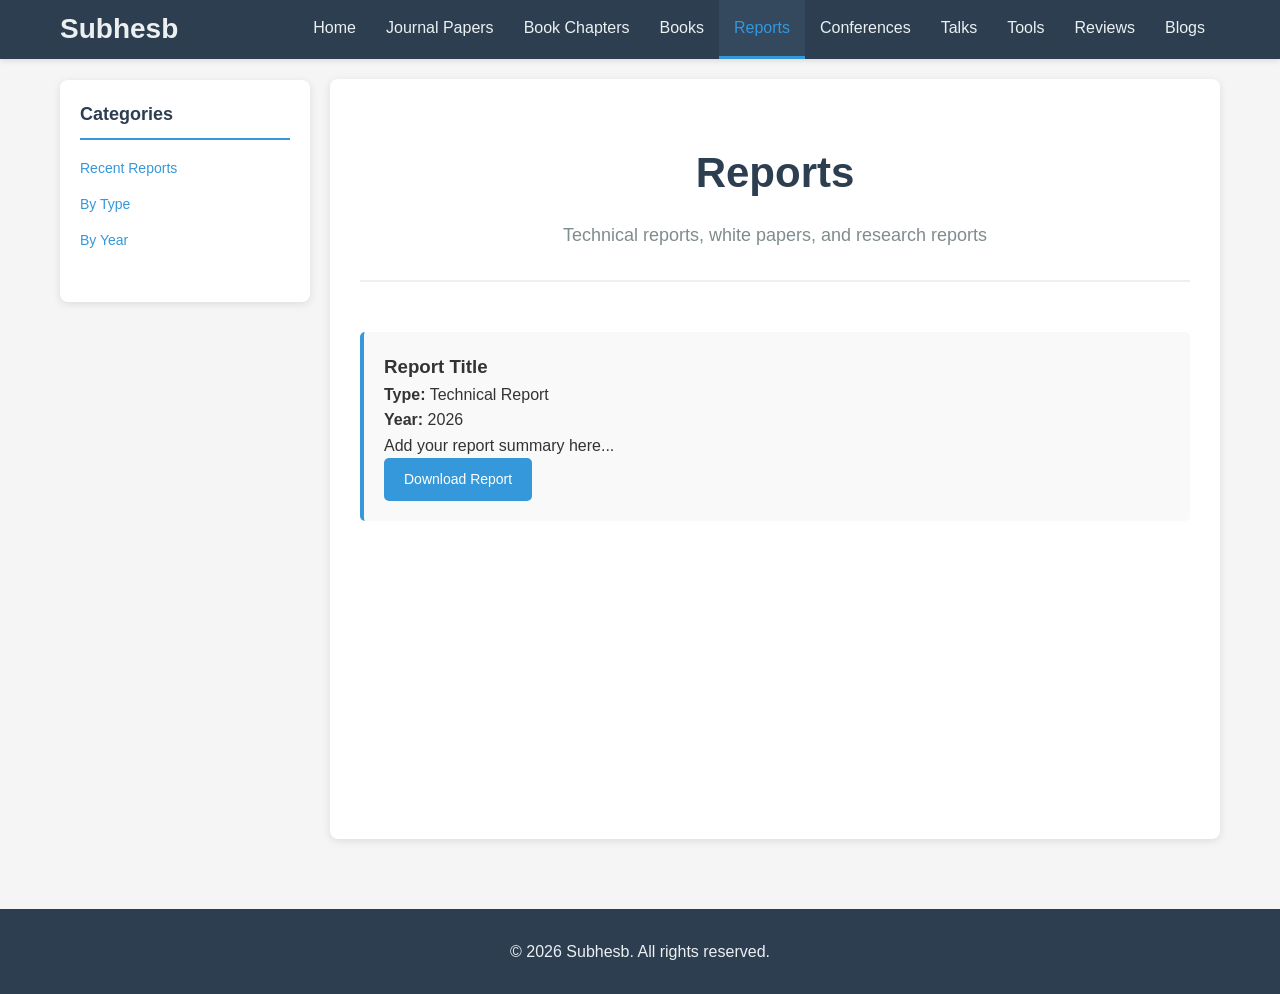
<file: pages/reports.html>
<!DOCTYPE html>
<html lang="en">
<head>
    <meta charset="UTF-8">
    <meta name="viewport" content="width=device-width, initial-scale=1.0">
    <title>Reports - Subhesb</title>
    <link rel="stylesheet" href="../css/style.css">
</head>
<body>
    <!-- Navigation Header -->
    <header class="navbar">
        <div class="nav-container">
            <div class="logo">
                <a href="../index.html">Subhesb</a>
            </div>
            <nav class="nav-menu">
                <ul>
                    <li><a href="../index.html">Home</a></li>
                    <li><a href="journal-papers.html">Journal Papers</a></li>
                    <li><a href="book-chapters.html">Book Chapters</a></li>
                    <li><a href="books.html">Books</a></li>
                    <li><a href="reports.html" class="active">Reports</a></li>
                    <li><a href="conference-papers.html">Conferences</a></li>
                    <li><a href="talks.html">Talks</a></li>
                    <li><a href="tools.html">Tools</a></li>
                    <li><a href="reviews.html">Reviews</a></li>
                    <li><a href="blogs.html">Blogs</a></li>
                </ul>
            </nav>
        </div>
    </header>

    <div class="container">
        <!-- Sidebar -->
        <aside class="sidebar">
            <div class="sidebar-section">
                <h3>Categories</h3>
                <ul>
                    <li><a href="#">Recent Reports</a></li>
                    <li><a href="#">By Type</a></li>
                    <li><a href="#">By Year</a></li>
                </ul>
            </div>
        </aside>

        <!-- Main Content Area -->
        <main class="main-content">
            <section class="hero">
                <h1>Reports</h1>
                <p>Technical reports, white papers, and research reports</p>
            </section>

            <section class="reports-list">
                <div class="report-item">
                    <h3>Report Title</h3>
                    <p class="meta"><strong>Type:</strong> Technical Report</p>
                    <p class="meta"><strong>Year:</strong> 2026</p>
                    <p class="abstract">Add your report summary here...</p>
                    <a href="#" class="btn">Download Report</a>
                </div>
            </section>
        </main>
    </div>

    <!-- Footer -->
    <footer class="footer">
        <p>&copy; 2026 Subhesb. All rights reserved.</p>
    </footer>

    <style>
        .reports-list {
            margin-top: 30px;
        }

        .report-item {
            background-color: #f9f9f9;
            border-left: 4px solid #3498db;
            padding: 20px;
            margin-bottom: 25px;
            border-radius: 5px;
        }
    </style>
</body>
</html>
</file>
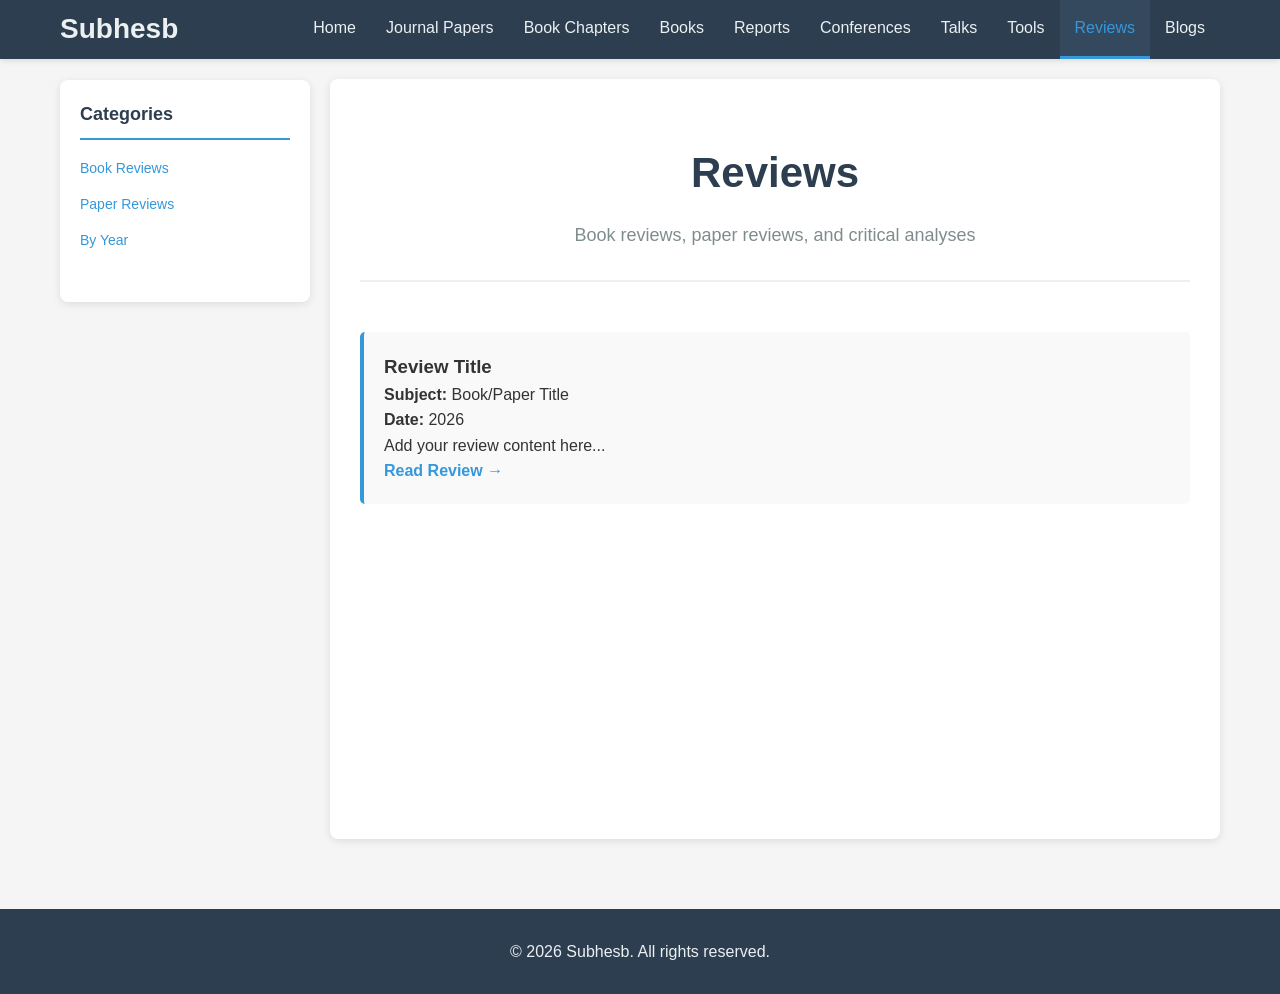
<file: pages/reviews.html>
<!DOCTYPE html>
<html lang="en">
<head>
    <meta charset="UTF-8">
    <meta name="viewport" content="width=device-width, initial-scale=1.0">
    <title>Reviews - Subhesb</title>
    <link rel="stylesheet" href="../css/style.css">
</head>
<body>
    <!-- Navigation Header -->
    <header class="navbar">
        <div class="nav-container">
            <div class="logo">
                <a href="../index.html">Subhesb</a>
            </div>
            <nav class="nav-menu">
                <ul>
                    <li><a href="../index.html">Home</a></li>
                    <li><a href="journal-papers.html">Journal Papers</a></li>
                    <li><a href="book-chapters.html">Book Chapters</a></li>
                    <li><a href="books.html">Books</a></li>
                    <li><a href="reports.html">Reports</a></li>
                    <li><a href="conference-papers.html">Conferences</a></li>
                    <li><a href="talks.html">Talks</a></li>
                    <li><a href="tools.html">Tools</a></li>
                    <li><a href="reviews.html" class="active">Reviews</a></li>
                    <li><a href="blogs.html">Blogs</a></li>
                </ul>
            </nav>
        </div>
    </header>

    <div class="container">
        <!-- Sidebar -->
        <aside class="sidebar">
            <div class="sidebar-section">
                <h3>Categories</h3>
                <ul>
                    <li><a href="#">Book Reviews</a></li>
                    <li><a href="#">Paper Reviews</a></li>
                    <li><a href="#">By Year</a></li>
                </ul>
            </div>
        </aside>

        <!-- Main Content Area -->
        <main class="main-content">
            <section class="hero">
                <h1>Reviews</h1>
                <p>Book reviews, paper reviews, and critical analyses</p>
            </section>

            <section class="reviews-list">
                <div class="review-item">
                    <h3>Review Title</h3>
                    <p class="meta"><strong>Subject:</strong> Book/Paper Title</p>
                    <p class="meta"><strong>Date:</strong> 2026</p>
                    <p class="abstract">Add your review content here...</p>
                    <a href="#" class="read-more">Read Review →</a>
                </div>
            </section>
        </main>
    </div>

    <!-- Footer -->
    <footer class="footer">
        <p>&copy; 2026 Subhesb. All rights reserved.</p>
    </footer>

    <style>
        .reviews-list {
            margin-top: 30px;
        }

        .review-item {
            background-color: #f9f9f9;
            border-left: 4px solid #3498db;
            padding: 20px;
            margin-bottom: 25px;
            border-radius: 5px;
        }
    </style>
</body>
</html>
</file>
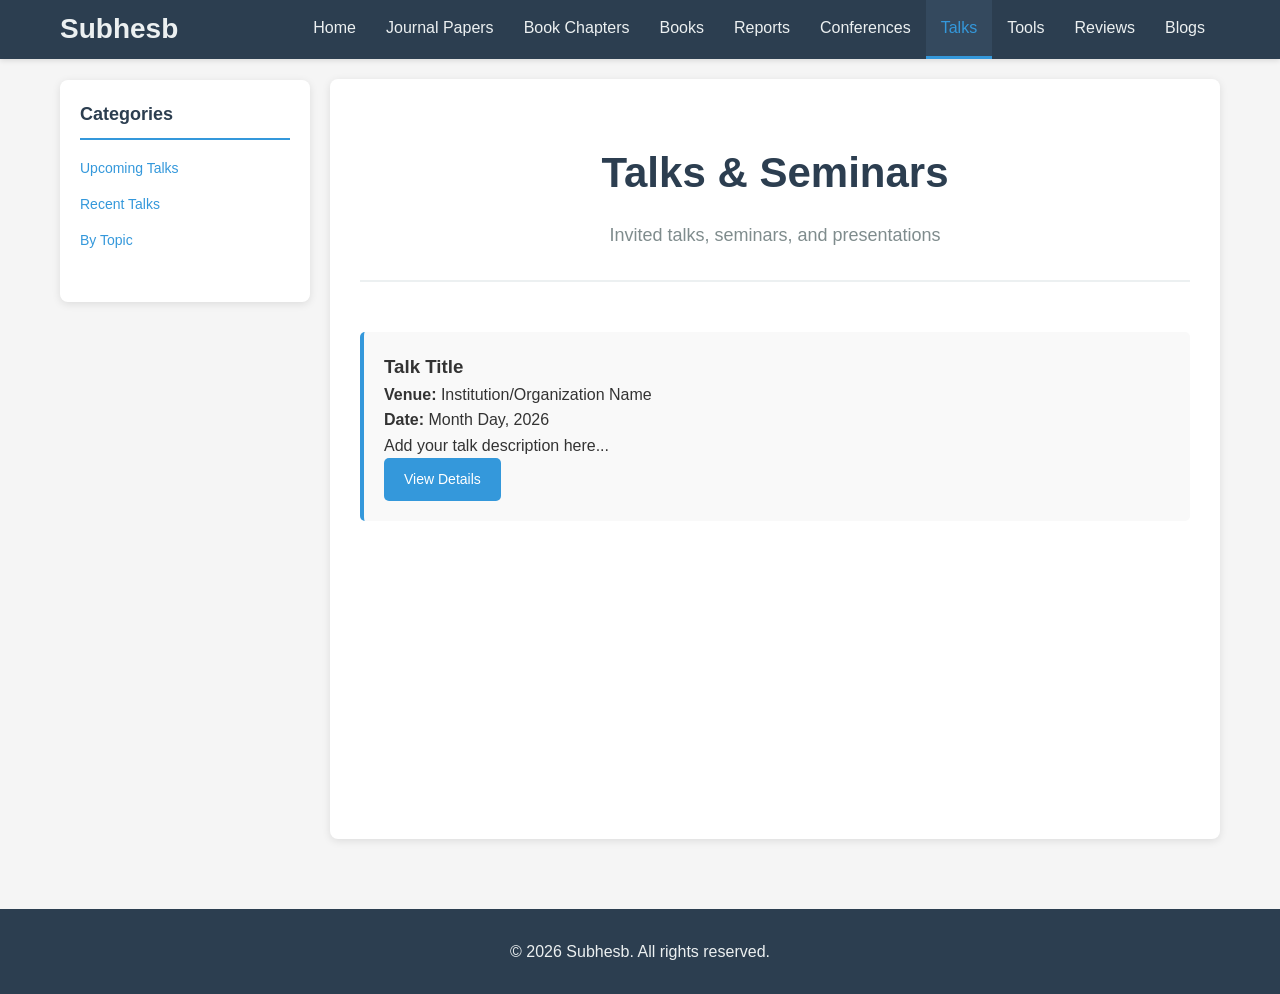
<file: pages/talks.html>
<!DOCTYPE html>
<html lang="en">
<head>
    <meta charset="UTF-8">
    <meta name="viewport" content="width=device-width, initial-scale=1.0">
    <title>Talks - Subhesb</title>
    <link rel="stylesheet" href="../css/style.css">
</head>
<body>
    <!-- Navigation Header -->
    <header class="navbar">
        <div class="nav-container">
            <div class="logo">
                <a href="../index.html">Subhesb</a>
            </div>
            <nav class="nav-menu">
                <ul>
                    <li><a href="../index.html">Home</a></li>
                    <li><a href="journal-papers.html">Journal Papers</a></li>
                    <li><a href="book-chapters.html">Book Chapters</a></li>
                    <li><a href="books.html">Books</a></li>
                    <li><a href="reports.html">Reports</a></li>
                    <li><a href="conference-papers.html">Conferences</a></li>
                    <li><a href="talks.html" class="active">Talks</a></li>
                    <li><a href="tools.html">Tools</a></li>
                    <li><a href="reviews.html">Reviews</a></li>
                    <li><a href="blogs.html">Blogs</a></li>
                </ul>
            </nav>
        </div>
    </header>

    <div class="container">
        <!-- Sidebar -->
        <aside class="sidebar">
            <div class="sidebar-section">
                <h3>Categories</h3>
                <ul>
                    <li><a href="#">Upcoming Talks</a></li>
                    <li><a href="#">Recent Talks</a></li>
                    <li><a href="#">By Topic</a></li>
                </ul>
            </div>
        </aside>

        <!-- Main Content Area -->
        <main class="main-content">
            <section class="hero">
                <h1>Talks & Seminars</h1>
                <p>Invited talks, seminars, and presentations</p>
            </section>

            <section class="talks-list">
                <div class="talk-item">
                    <h3>Talk Title</h3>
                    <p class="meta"><strong>Venue:</strong> Institution/Organization Name</p>
                    <p class="meta"><strong>Date:</strong> Month Day, 2026</p>
                    <p class="abstract">Add your talk description here...</p>
                    <a href="#" class="btn">View Details</a>
                </div>
            </section>
        </main>
    </div>

    <!-- Footer -->
    <footer class="footer">
        <p>&copy; 2026 Subhesb. All rights reserved.</p>
    </footer>

    <style>
        .talks-list {
            margin-top: 30px;
        }

        .talk-item {
            background-color: #f9f9f9;
            border-left: 4px solid #3498db;
            padding: 20px;
            margin-bottom: 25px;
            border-radius: 5px;
        }
    </style>
</body>
</html>
</file>
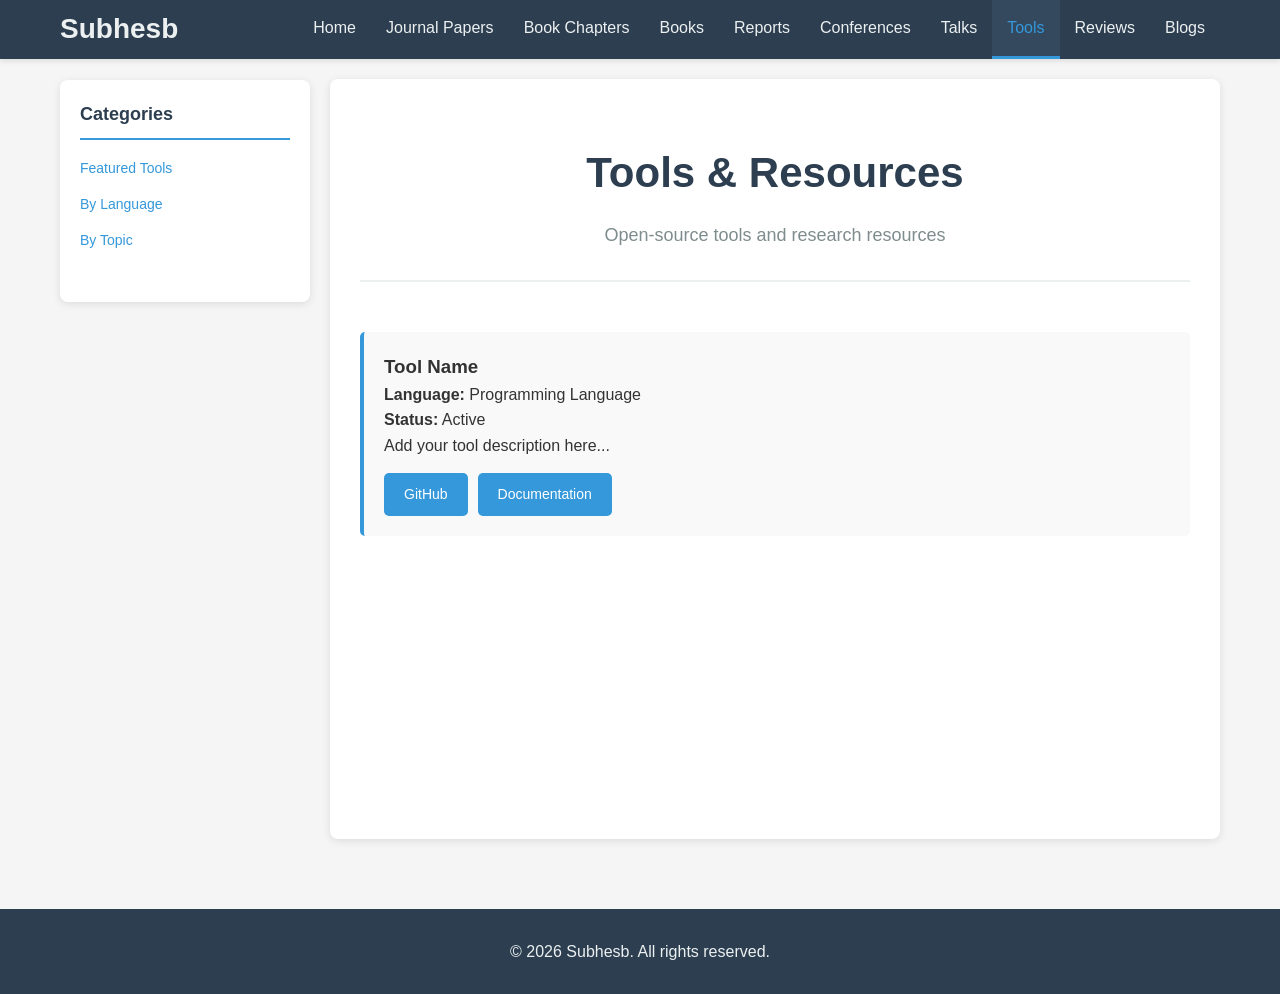
<file: pages/tools.html>
<!DOCTYPE html>
<html lang="en">
<head>
    <meta charset="UTF-8">
    <meta name="viewport" content="width=device-width, initial-scale=1.0">
    <title>Tools - Subhesb</title>
    <link rel="stylesheet" href="../css/style.css">
</head>
<body>
    <!-- Navigation Header -->
    <header class="navbar">
        <div class="nav-container">
            <div class="logo">
                <a href="../index.html">Subhesb</a>
            </div>
            <nav class="nav-menu">
                <ul>
                    <li><a href="../index.html">Home</a></li>
                    <li><a href="journal-papers.html">Journal Papers</a></li>
                    <li><a href="book-chapters.html">Book Chapters</a></li>
                    <li><a href="books.html">Books</a></li>
                    <li><a href="reports.html">Reports</a></li>
                    <li><a href="conference-papers.html">Conferences</a></li>
                    <li><a href="talks.html">Talks</a></li>
                    <li><a href="tools.html" class="active">Tools</a></li>
                    <li><a href="reviews.html">Reviews</a></li>
                    <li><a href="blogs.html">Blogs</a></li>
                </ul>
            </nav>
        </div>
    </header>

    <div class="container">
        <!-- Sidebar -->
        <aside class="sidebar">
            <div class="sidebar-section">
                <h3>Categories</h3>
                <ul>
                    <li><a href="#">Featured Tools</a></li>
                    <li><a href="#">By Language</a></li>
                    <li><a href="#">By Topic</a></li>
                </ul>
            </div>
        </aside>

        <!-- Main Content Area -->
        <main class="main-content">
            <section class="hero">
                <h1>Tools & Resources</h1>
                <p>Open-source tools and research resources</p>
            </section>

            <section class="tools-list">
                <div class="tool-item">
                    <h3>Tool Name</h3>
                    <p class="meta"><strong>Language:</strong> Programming Language</p>
                    <p class="meta"><strong>Status:</strong> Active</p>
                    <p class="abstract">Add your tool description here...</p>
                    <div class="tool-links">
                        <a href="#" class="btn">GitHub</a>
                        <a href="#" class="btn">Documentation</a>
                    </div>
                </div>
            </section>
        </main>
    </div>

    <!-- Footer -->
    <footer class="footer">
        <p>&copy; 2026 Subhesb. All rights reserved.</p>
    </footer>

    <style>
        .tools-list {
            margin-top: 30px;
        }

        .tool-item {
            background-color: #f9f9f9;
            border-left: 4px solid #3498db;
            padding: 20px;
            margin-bottom: 25px;
            border-radius: 5px;
        }

        .tool-links {
            margin-top: 15px;
            display: flex;
            gap: 10px;
        }
    </style>
</body>
</html>
</file>
<file: css/style.css>
* {
    margin: 0;
    padding: 0;
    box-sizing: border-box;
}

body {
    font-family: 'Segoe UI', Tahoma, Geneva, Verdana, sans-serif;
    line-height: 1.6;
    color: #333;
    background-color: #f5f5f5;
}

/* Navigation Header */
.navbar {
    background-color: #2c3e50;
    color: #ecf0f1;
    padding: 0;
    box-shadow: 0 2px 5px rgba(0,0,0,0.1);
    position: sticky;
    top: 0;
    z-index: 100;
}

.nav-container {
    max-width: 1200px;
    margin: 0 auto;
    display: flex;
    align-items: center;
    justify-content: space-between;
    padding: 0 20px;
}

.logo a {
    font-size: 28px;
    font-weight: bold;
    color: #ecf0f1;
    text-decoration: none;
    padding: 15px 0;
}

.logo a:hover {
    color: #3498db;
}

.nav-menu ul {
    list-style: none;
    display: flex;
    flex-wrap: wrap;
    gap: 0;
}

.nav-menu ul li a {
    color: #ecf0f1;
    text-decoration: none;
    padding: 15px 15px;
    display: block;
    transition: background-color 0.3s ease, color 0.3s ease;
    border-bottom: 3px solid transparent;
}

.nav-menu ul li a:hover,
.nav-menu ul li a.active {
    background-color: #34495e;
    color: #3498db;
    border-bottom: 3px solid #3498db;
}

/* Main Container */
.container {
    max-width: 1200px;
    margin: 0 auto;
    display: grid;
    grid-template-columns: 250px 1fr;
    gap: 20px;
    padding: 20px;
    min-height: calc(100vh - 100px);
}

/* Sidebar */
.sidebar {
    background-color: white;
    border-radius: 8px;
    padding: 20px;
    box-shadow: 0 2px 8px rgba(0,0,0,0.1);
    height: fit-content;
    position: sticky;
    top: 80px;
}

.sidebar-section {
    margin-bottom: 30px;
}

.sidebar-section h3 {
    color: #2c3e50;
    margin-bottom: 15px;
    font-size: 18px;
    border-bottom: 2px solid #3498db;
    padding-bottom: 10px;
}

.sidebar-section ul {
    list-style: none;
}

.sidebar-section ul li {
    margin-bottom: 10px;
}

.sidebar-section a {
    color: #3498db;
    text-decoration: none;
    transition: color 0.3s ease;
    font-size: 14px;
}

.sidebar-section a:hover {
    color: #2980b9;
    text-decoration: underline;
}

.date {
    color: #7f8c8d;
    font-size: 12px;
    font-weight: bold;
}

/* Main Content */
.main-content {
    background-color: white;
    border-radius: 8px;
    padding: 30px;
    box-shadow: 0 2px 8px rgba(0,0,0,0.1);
}

.hero {
    text-align: center;
    margin-bottom: 50px;
    padding: 30px 0;
    border-bottom: 2px solid #ecf0f1;
}

.hero h1 {
    font-size: 42px;
    color: #2c3e50;
    margin-bottom: 15px;
}

.hero p {
    font-size: 18px;
    color: #7f8c8d;
}

/* Recent Works Section */
.recent-works {
    margin-bottom: 50px;
}

.recent-works h2,
.debates h2 {
    color: #2c3e50;
    margin-bottom: 30px;
    font-size: 32px;
    border-bottom: 3px solid #3498db;
    padding-bottom: 15px;
}

.works-grid {
    display: grid;
    grid-template-columns: repeat(auto-fit, minmax(250px, 1fr));
    gap: 20px;
}

.work-card {
    background: linear-gradient(135deg, #f5f7fa 0%, #c3cfe2 100%);
    border-radius: 8px;
    padding: 25px;
    text-align: center;
    transition: transform 0.3s ease, box-shadow 0.3s ease;
    box-shadow: 0 2px 8px rgba(0,0,0,0.1);
}

.work-card:hover {
    transform: translateY(-5px);
    box-shadow: 0 5px 15px rgba(0,0,0,0.2);
}

.work-card h3 {
    color: #2c3e50;
    margin-bottom: 15px;
    font-size: 20px;
}

.work-card p {
    color: #555;
    margin-bottom: 20px;
    font-size: 14px;
}

.btn {
    display: inline-block;
    background-color: #3498db;
    color: white;
    padding: 10px 20px;
    border-radius: 5px;
    text-decoration: none;
    transition: background-color 0.3s ease;
    font-size: 14px;
}

.btn:hover {
    background-color: #2980b9;
}

/* Debates Section */
.debate-container {
    display: grid;
    gap: 20px;
}

.debate-post {
    background-color: #f9f9f9;
    border-left: 4px solid #3498db;
    padding: 20px;
    border-radius: 5px;
    transition: box-shadow 0.3s ease;
}

.debate-post:hover {
    box-shadow: 0 4px 12px rgba(0,0,0,0.1);
}

.debate-post h3 {
    color: #2c3e50;
    margin-bottom: 10px;
}

.debate-post .date {
    display: block;
    color: #7f8c8d;
    margin-bottom: 15px;
    font-size: 13px;
}

.debate-post p {
    color: #555;
    margin-bottom: 15px;
}

.read-more {
    color: #3498db;
    text-decoration: none;
    font-weight: bold;
    transition: color 0.3s ease;
}

.read-more:hover {
    color: #2980b9;
}

/* Footer */
.footer {
    background-color: #2c3e50;
    color: #ecf0f1;
    text-align: center;
    padding: 30px 20px;
    margin-top: 50px;
}

.footer a {
    color: #3498db;
    text-decoration: none;
}

.footer a:hover {
    text-decoration: underline;
}

/* Responsive Design */
@media (max-width: 768px) {
    .container {
        grid-template-columns: 1fr;
        padding: 10px;
    }

    .sidebar {
        order: 2;
    }

    .main-content {
        order: 1;
    }

    .nav-menu ul {
        flex-direction: column;
    }

    .nav-menu ul li a {
        padding: 10px;
        border-bottom: none;
        border-left: 3px solid transparent;
    }

    .nav-menu ul li a:hover,
    .nav-menu ul li a.active {
        border-bottom: none;
        border-left: 3px solid #3498db;
    }

    .hero h1 {
        font-size: 28px;
    }

    .works-grid {
        grid-template-columns: 1fr;
    }
}
</file>
